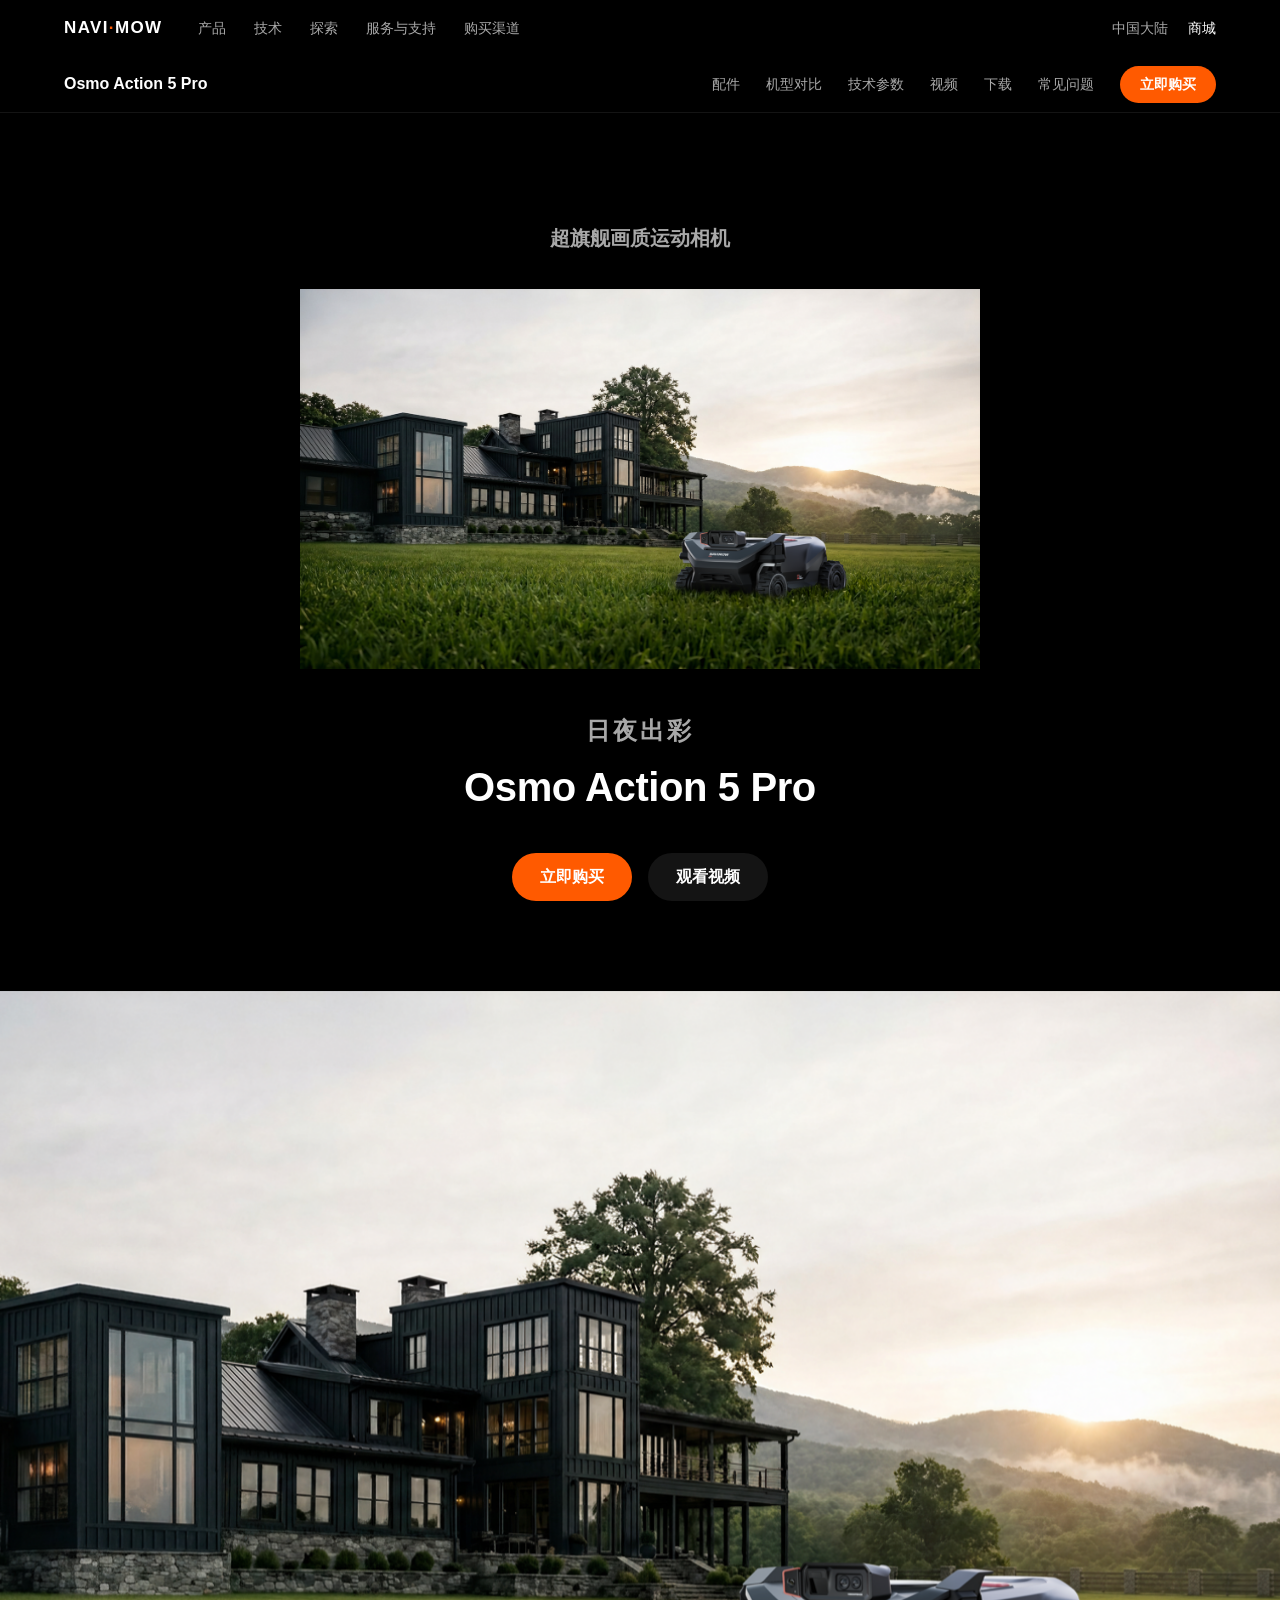
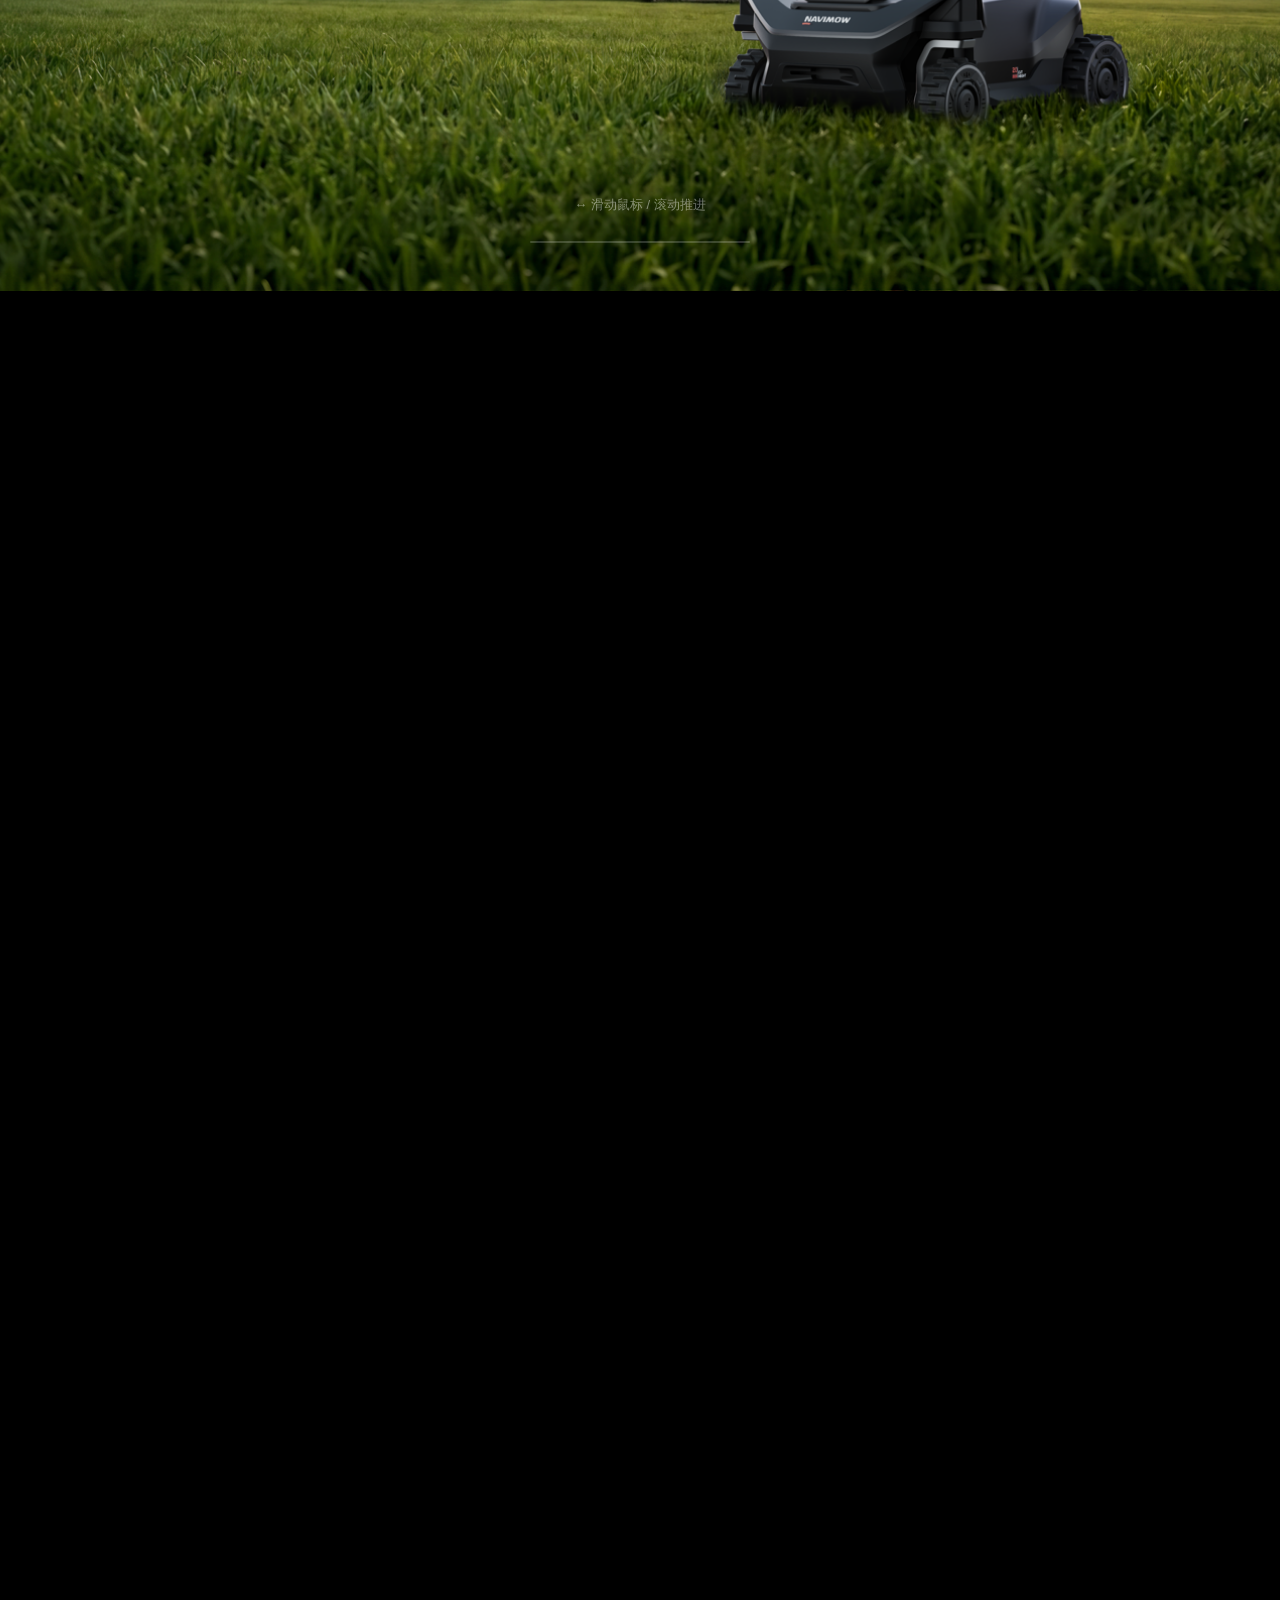
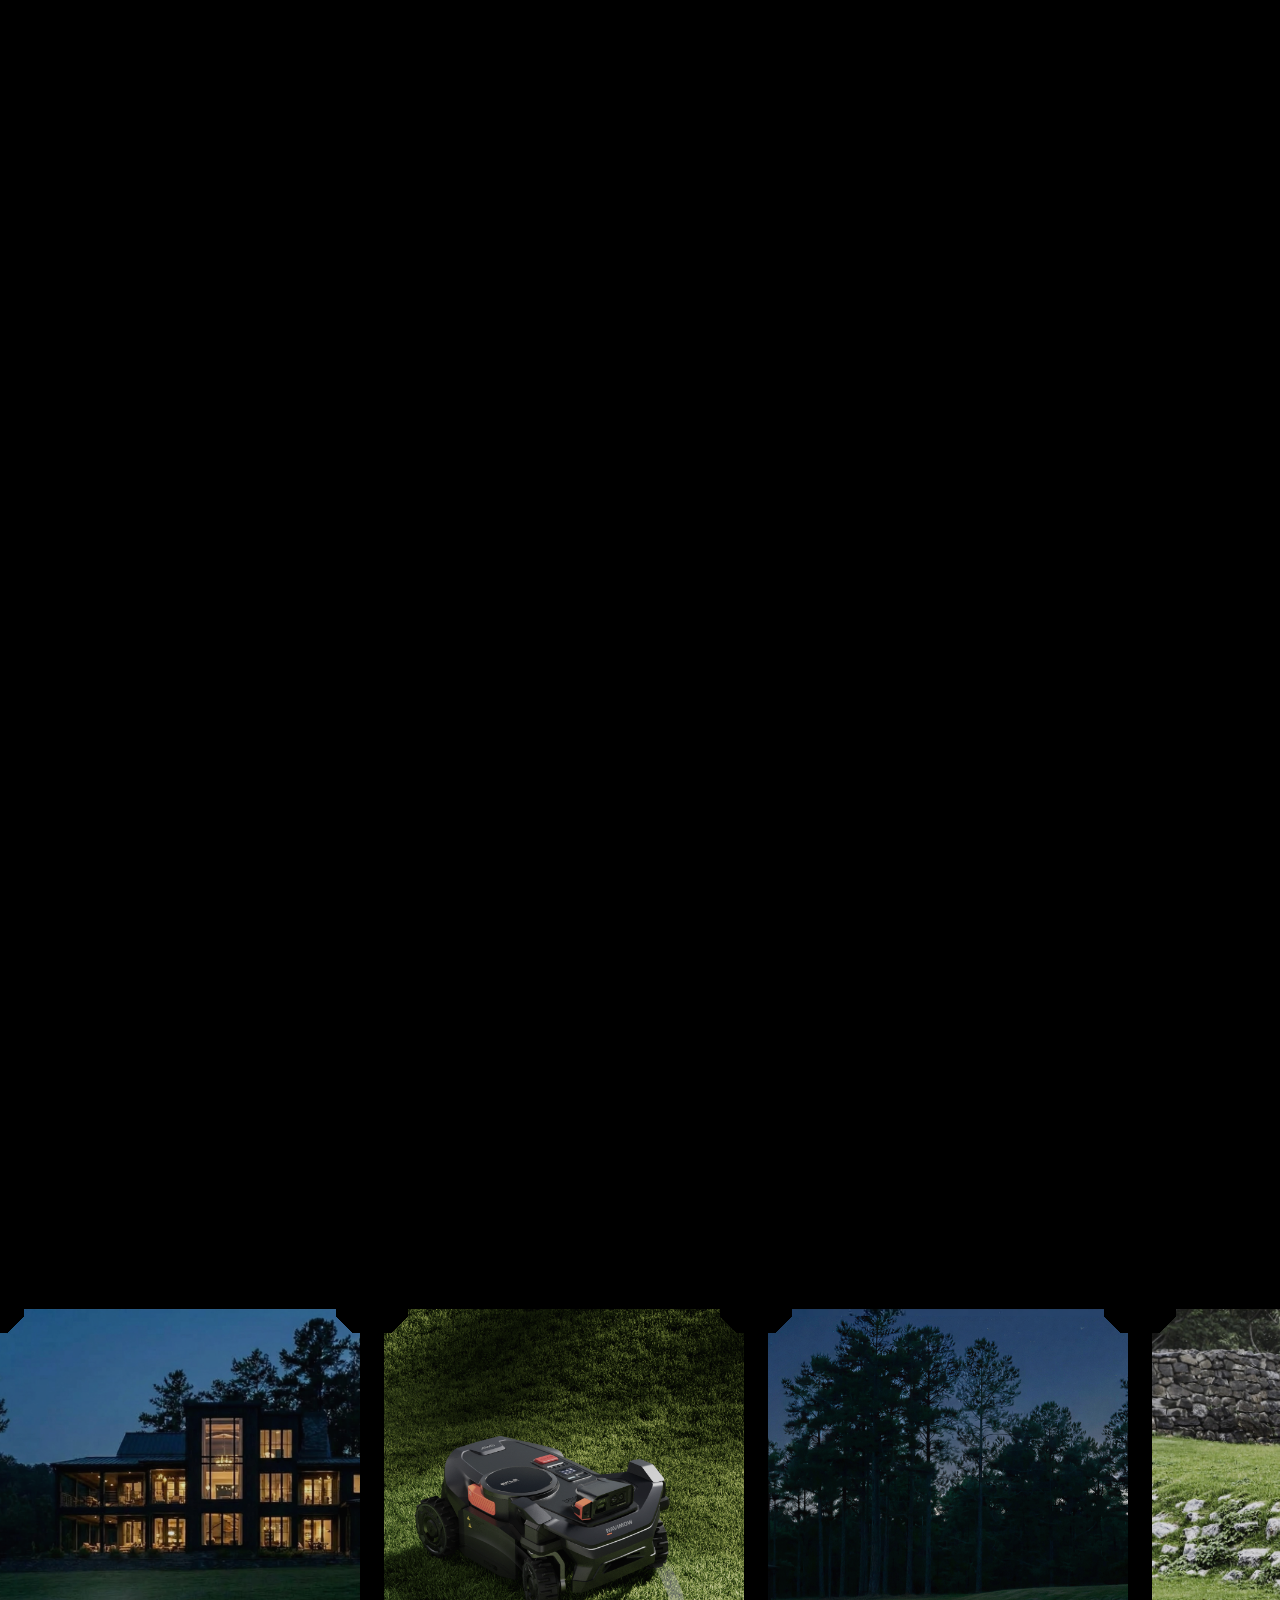
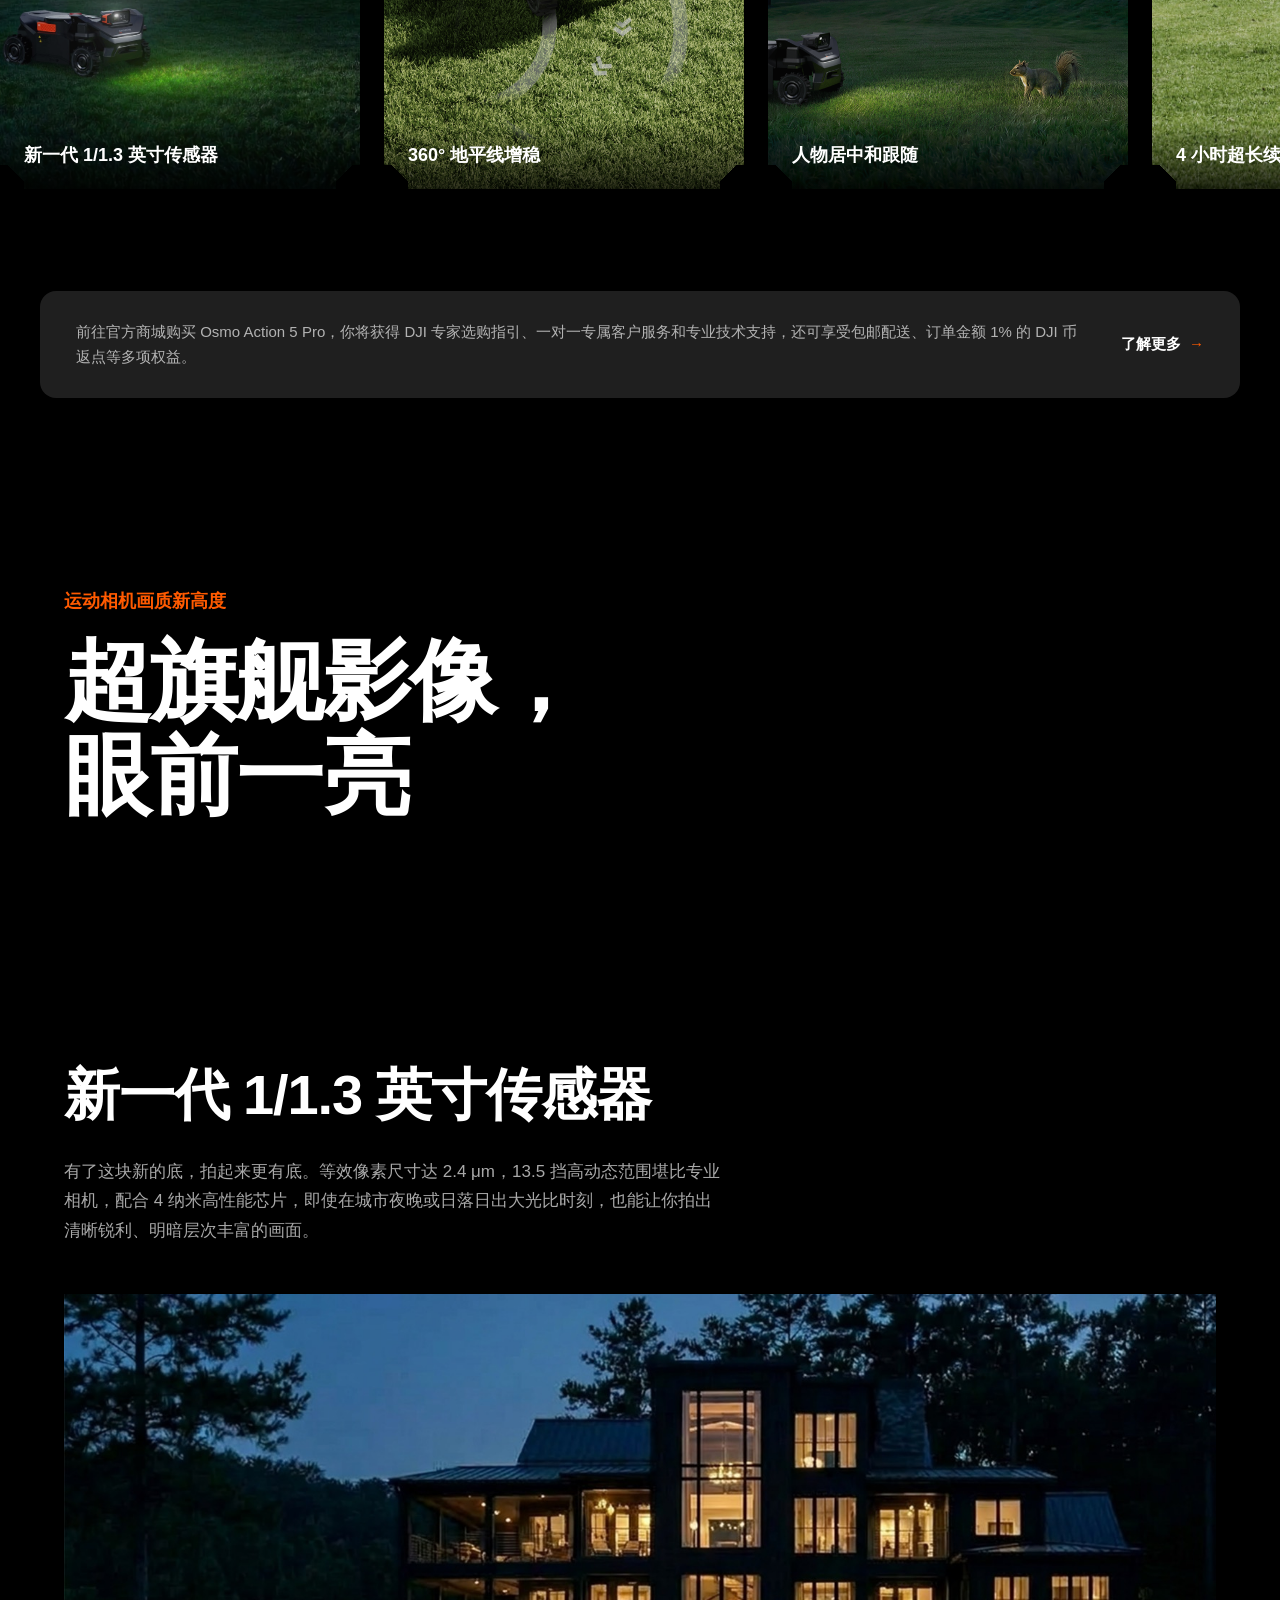
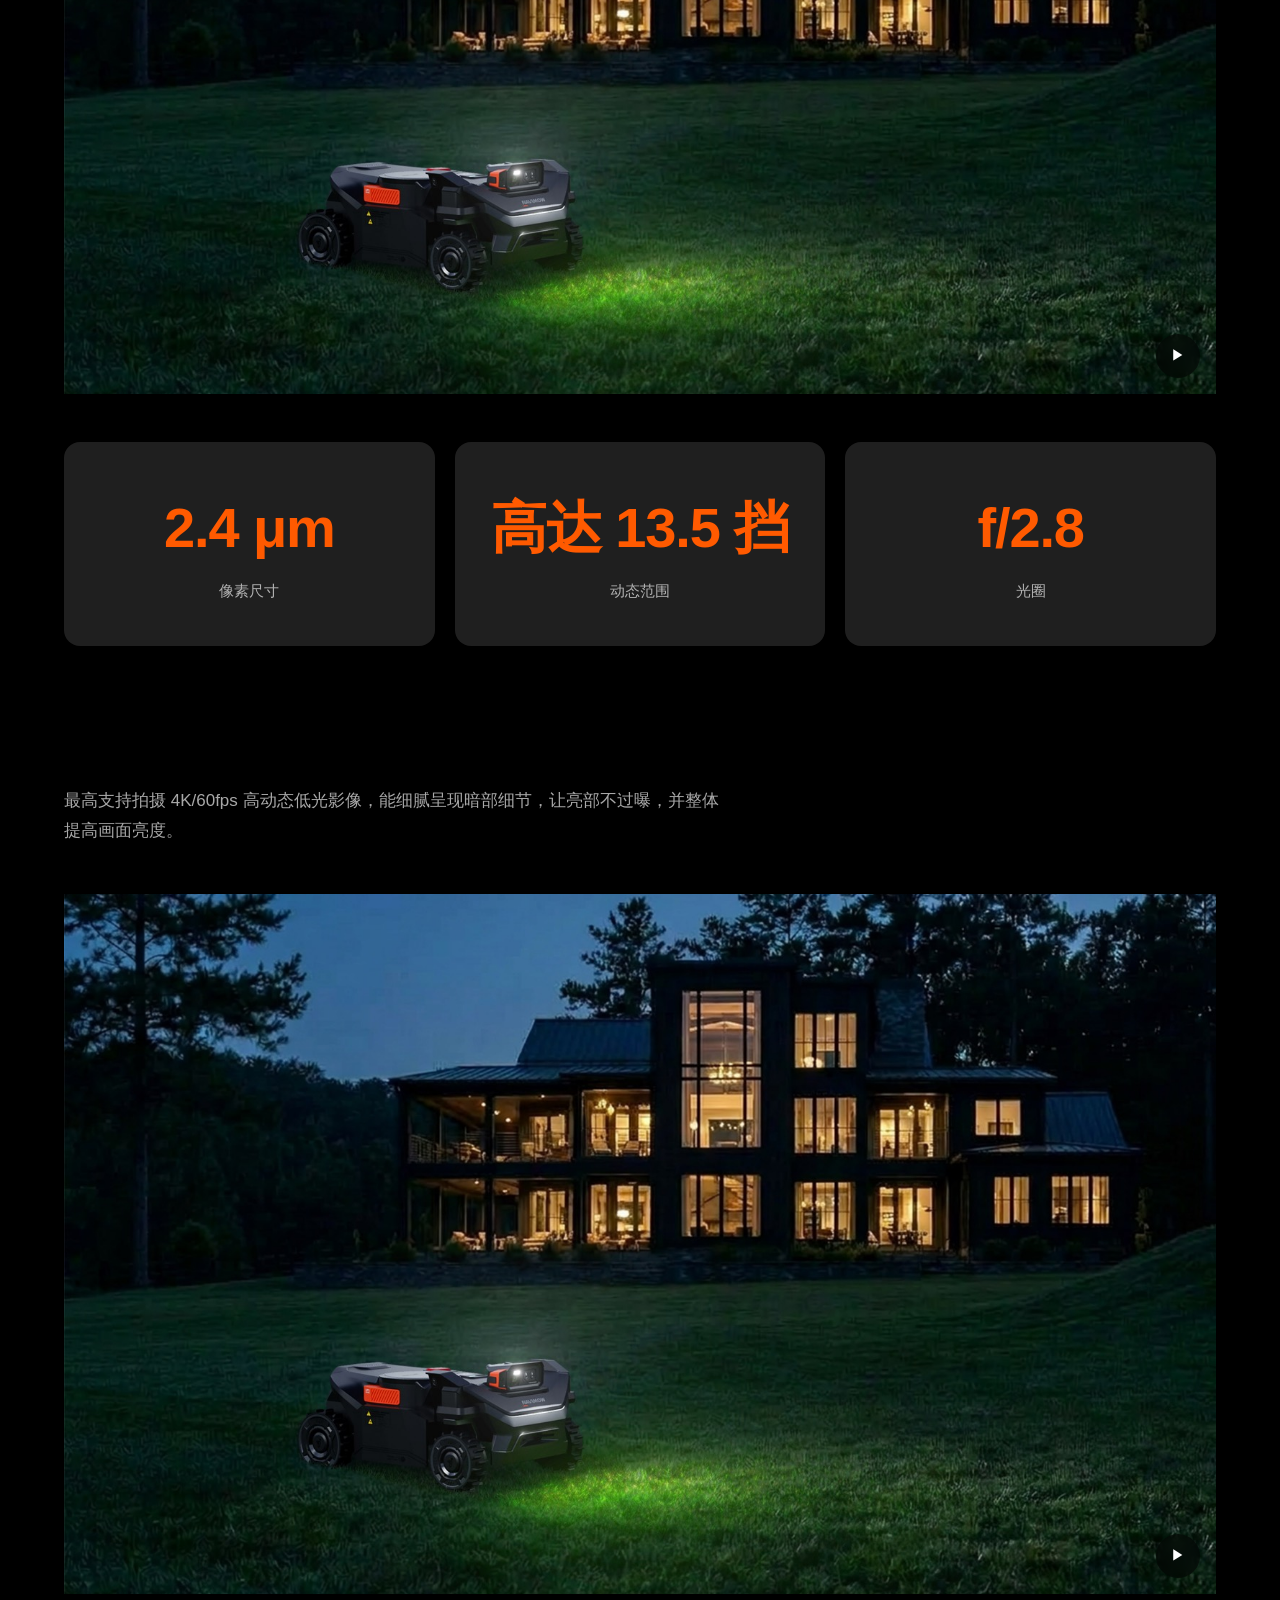
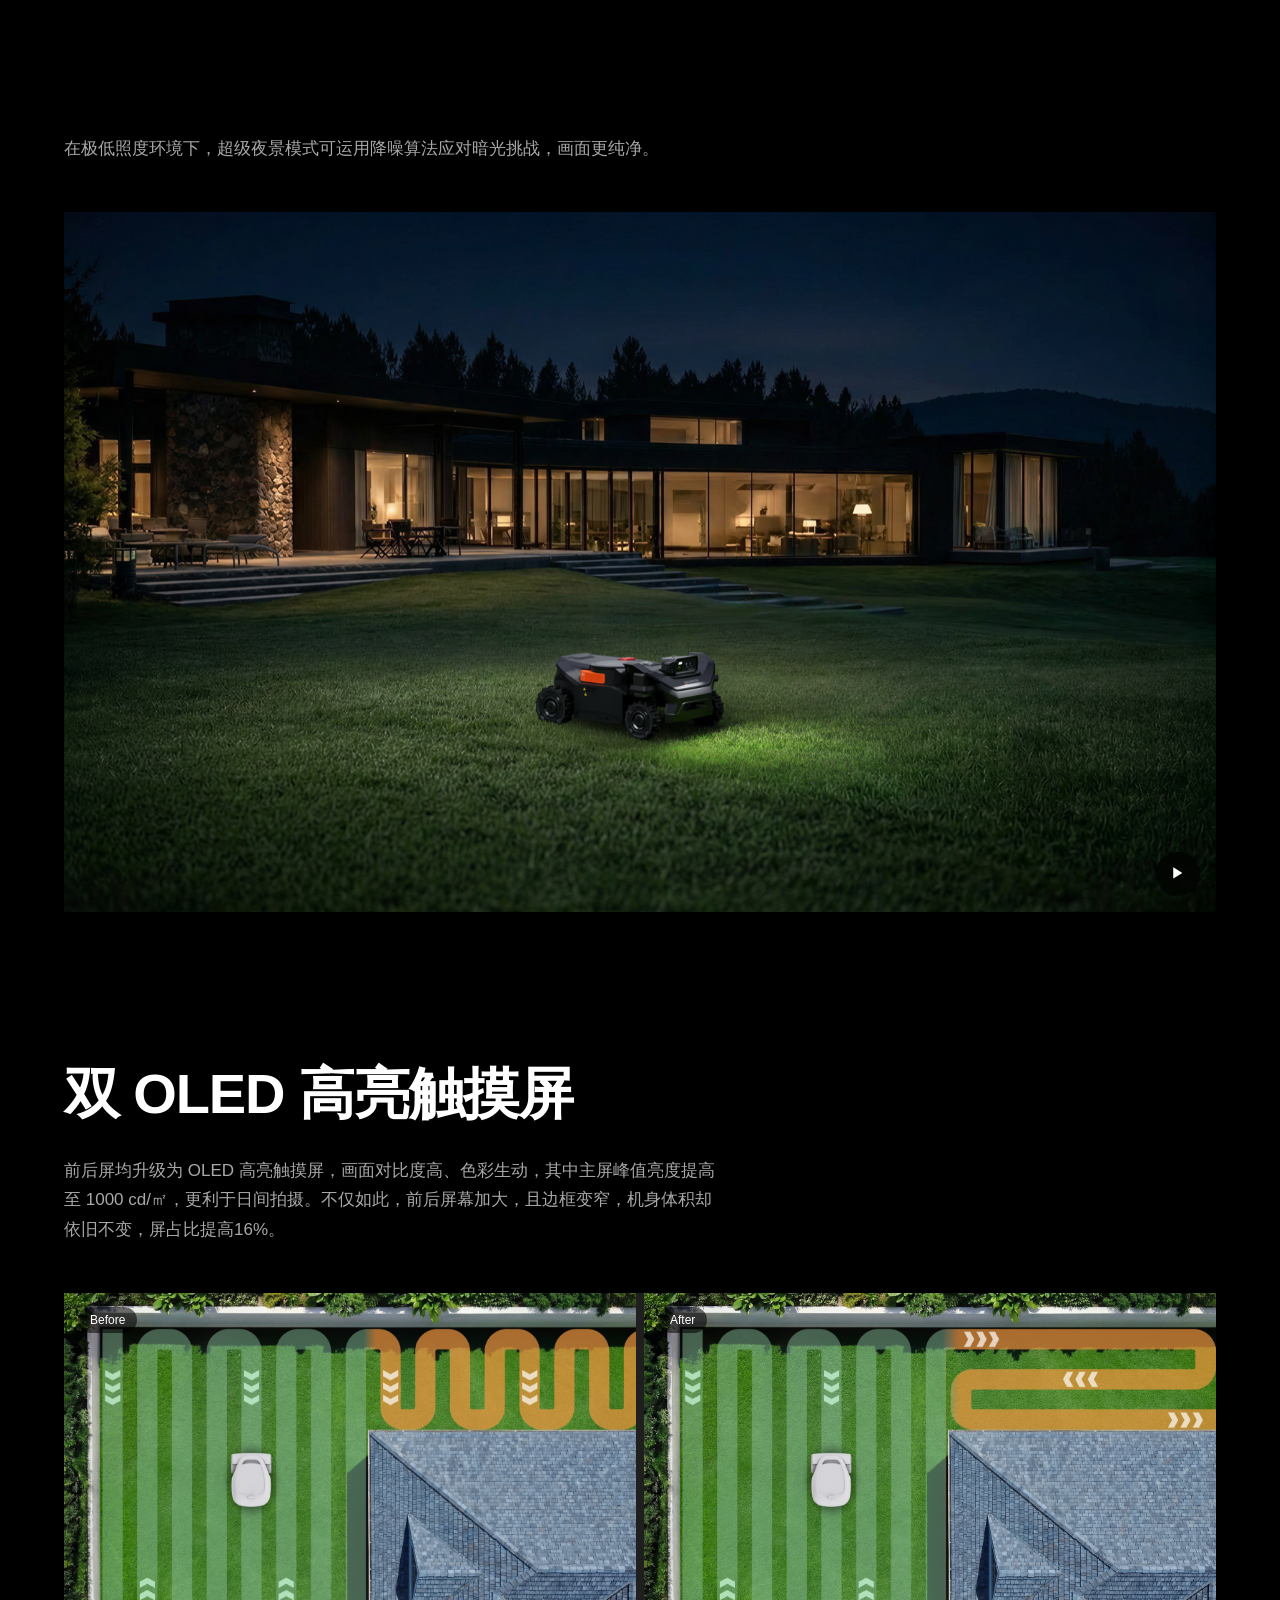
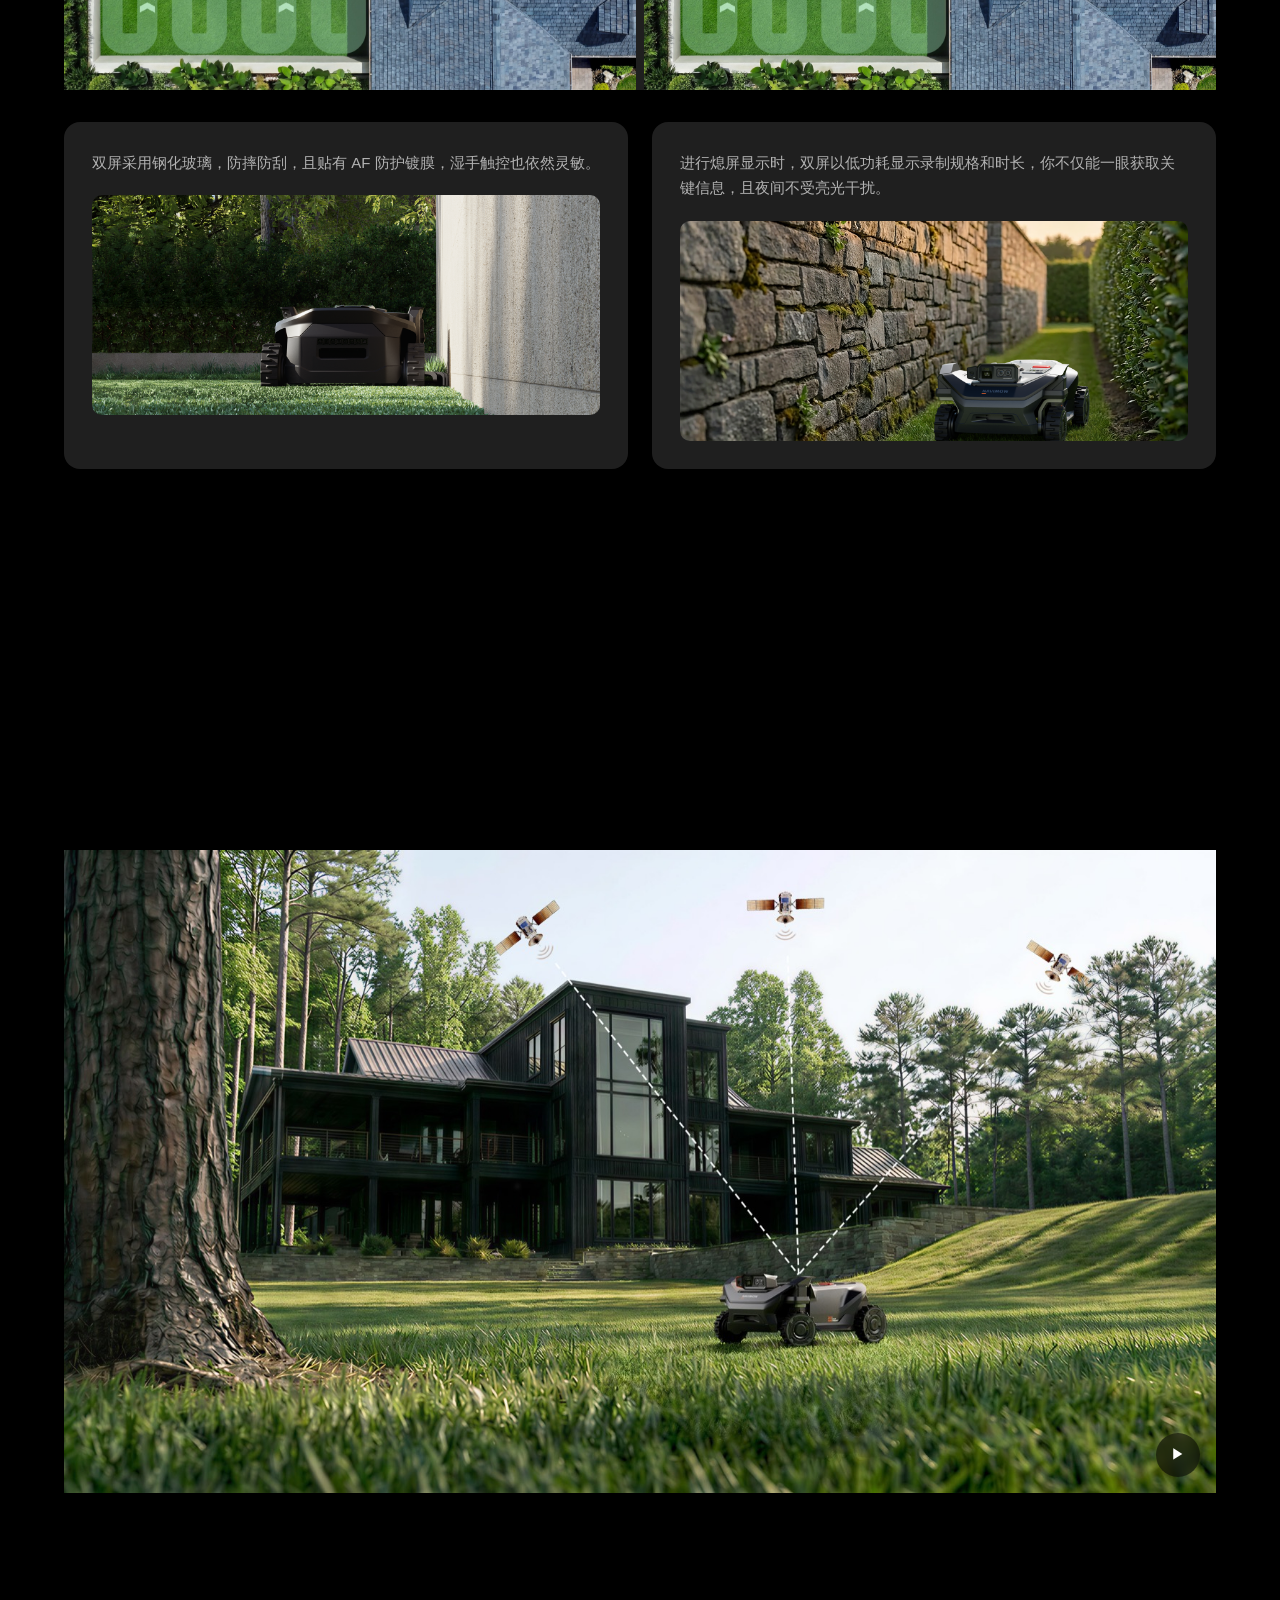
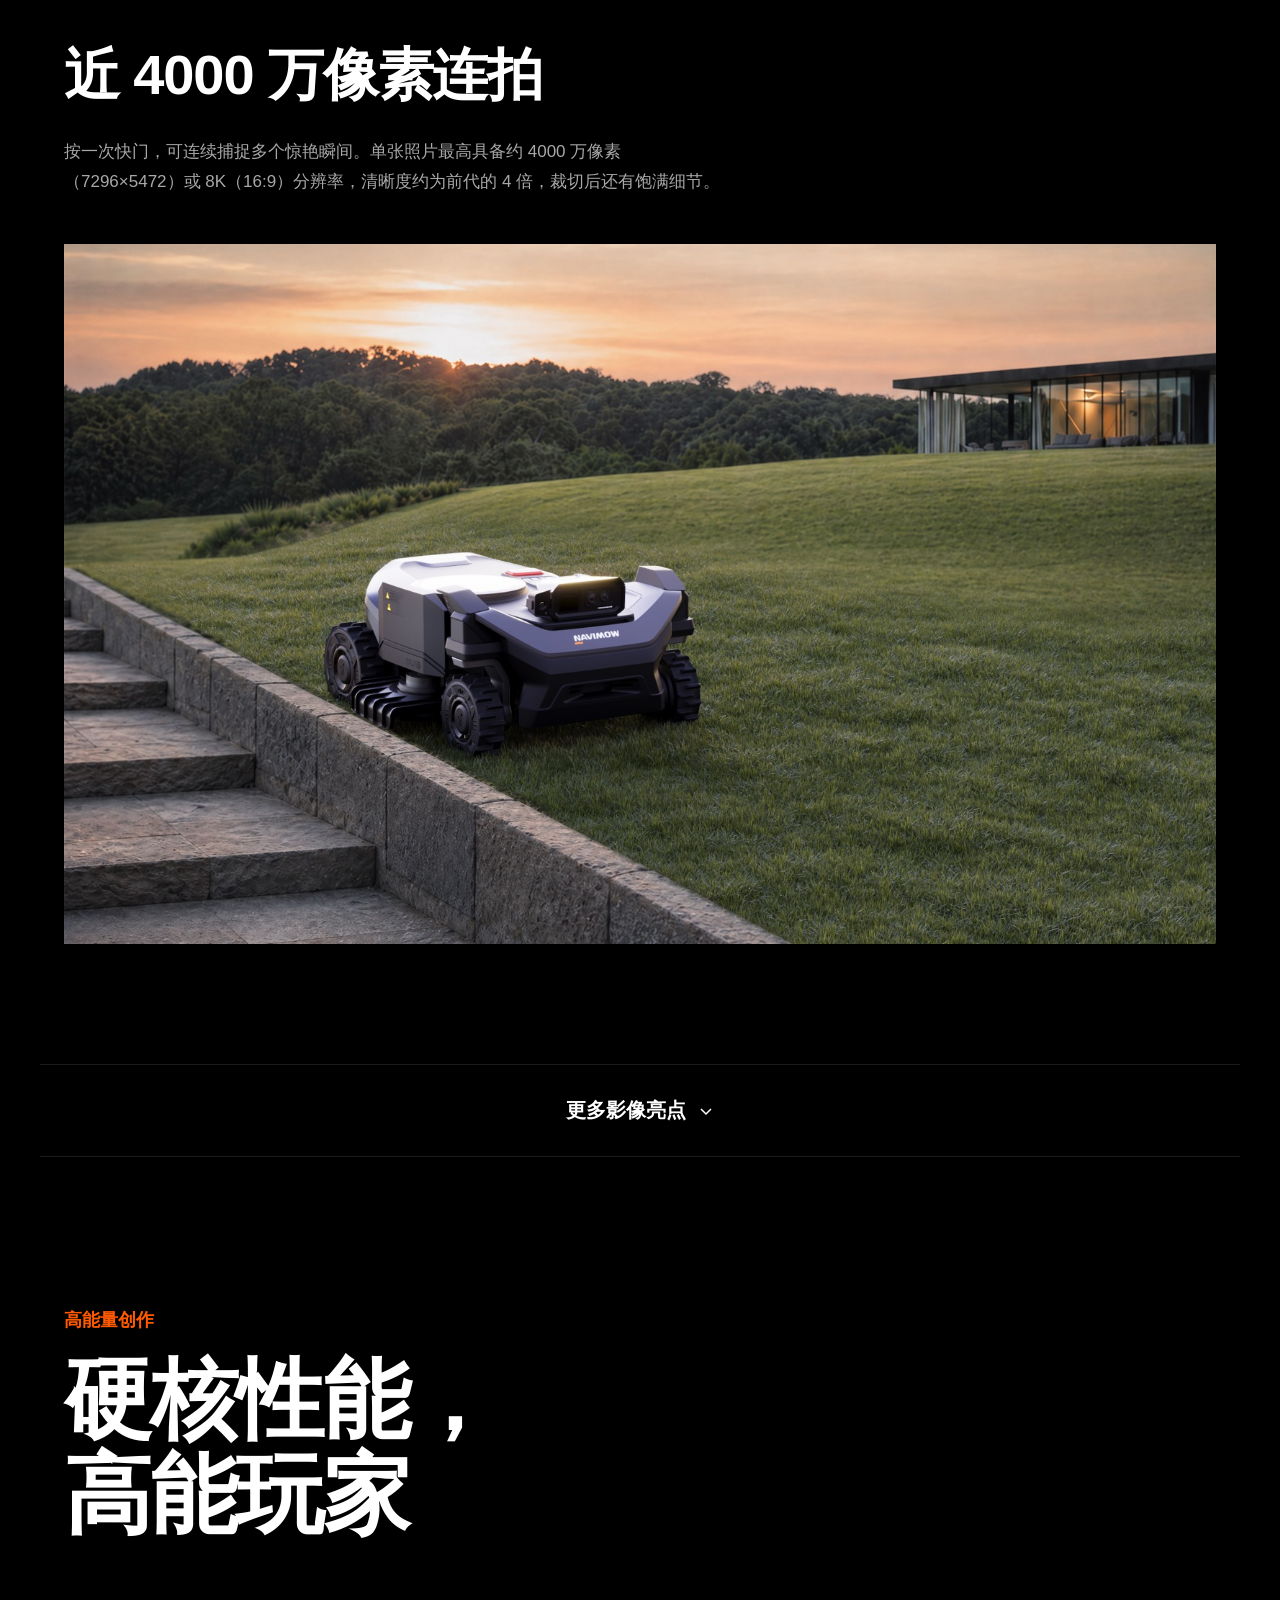
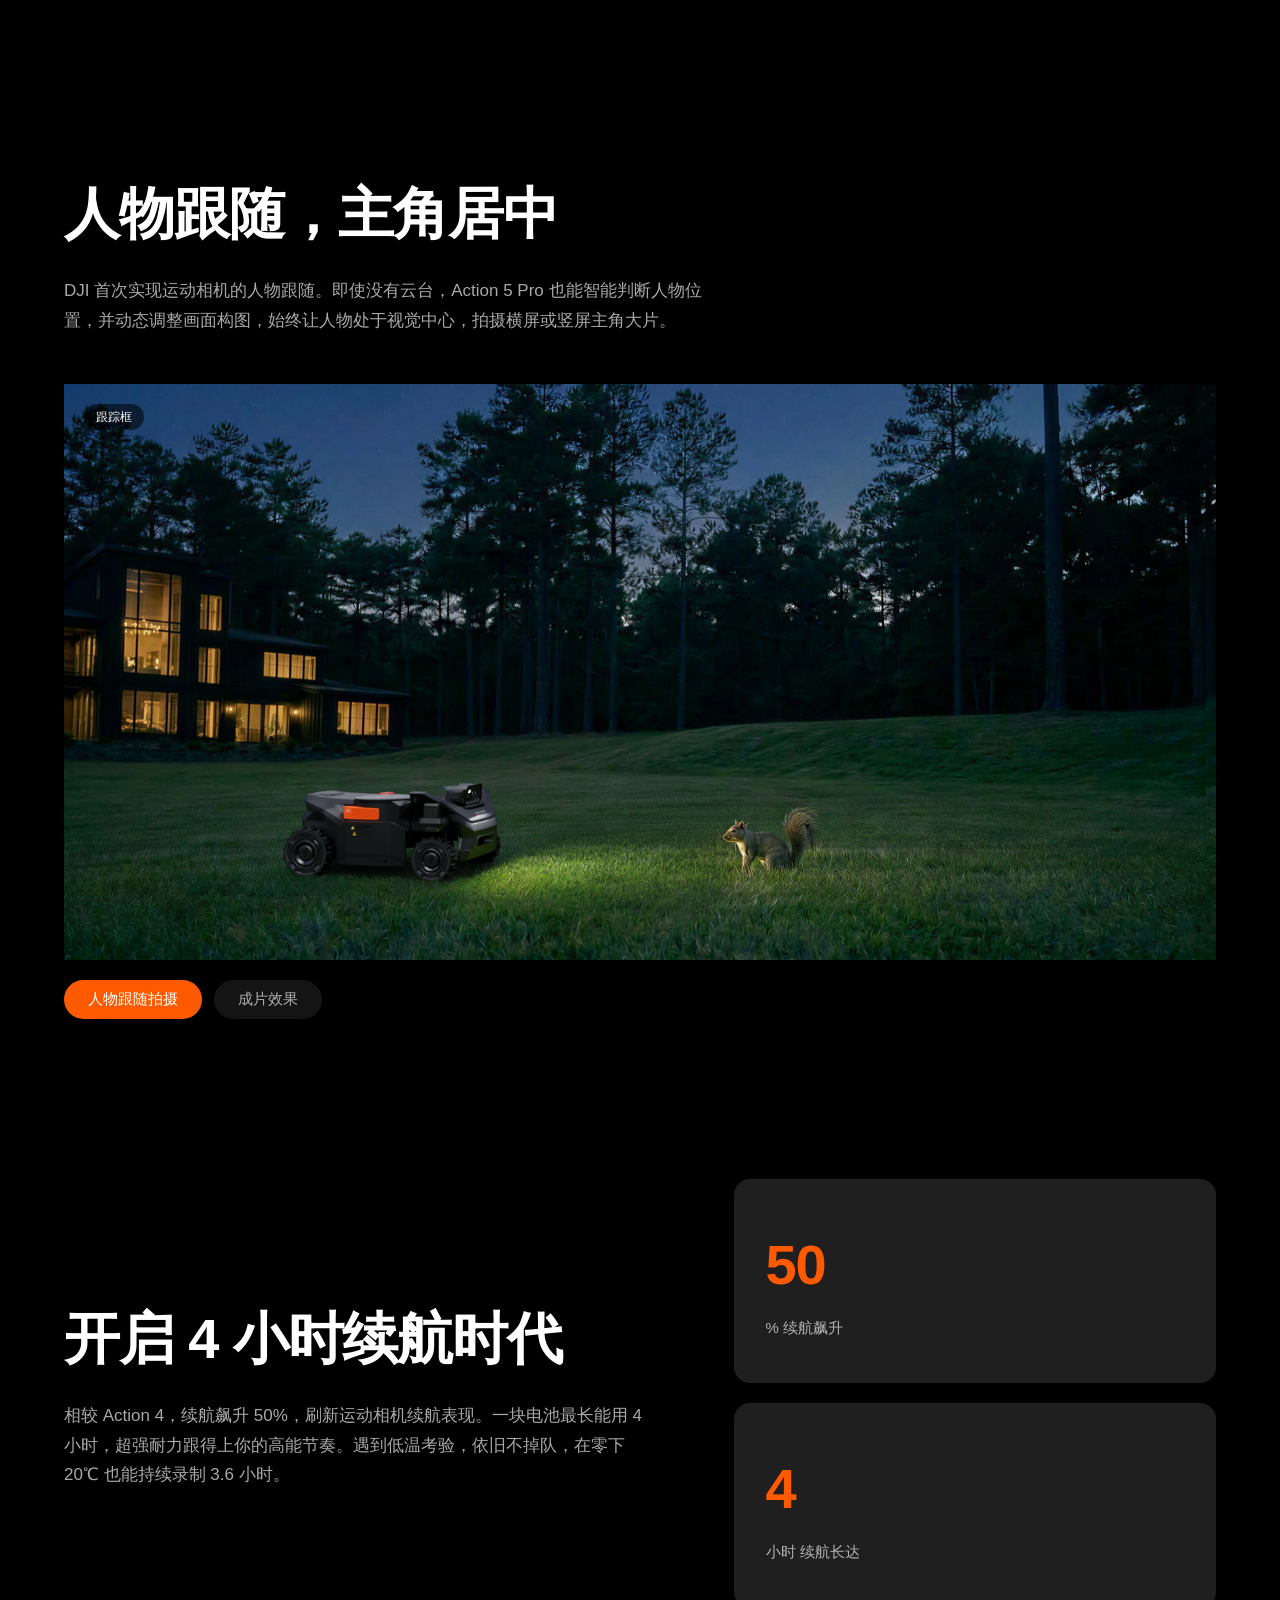
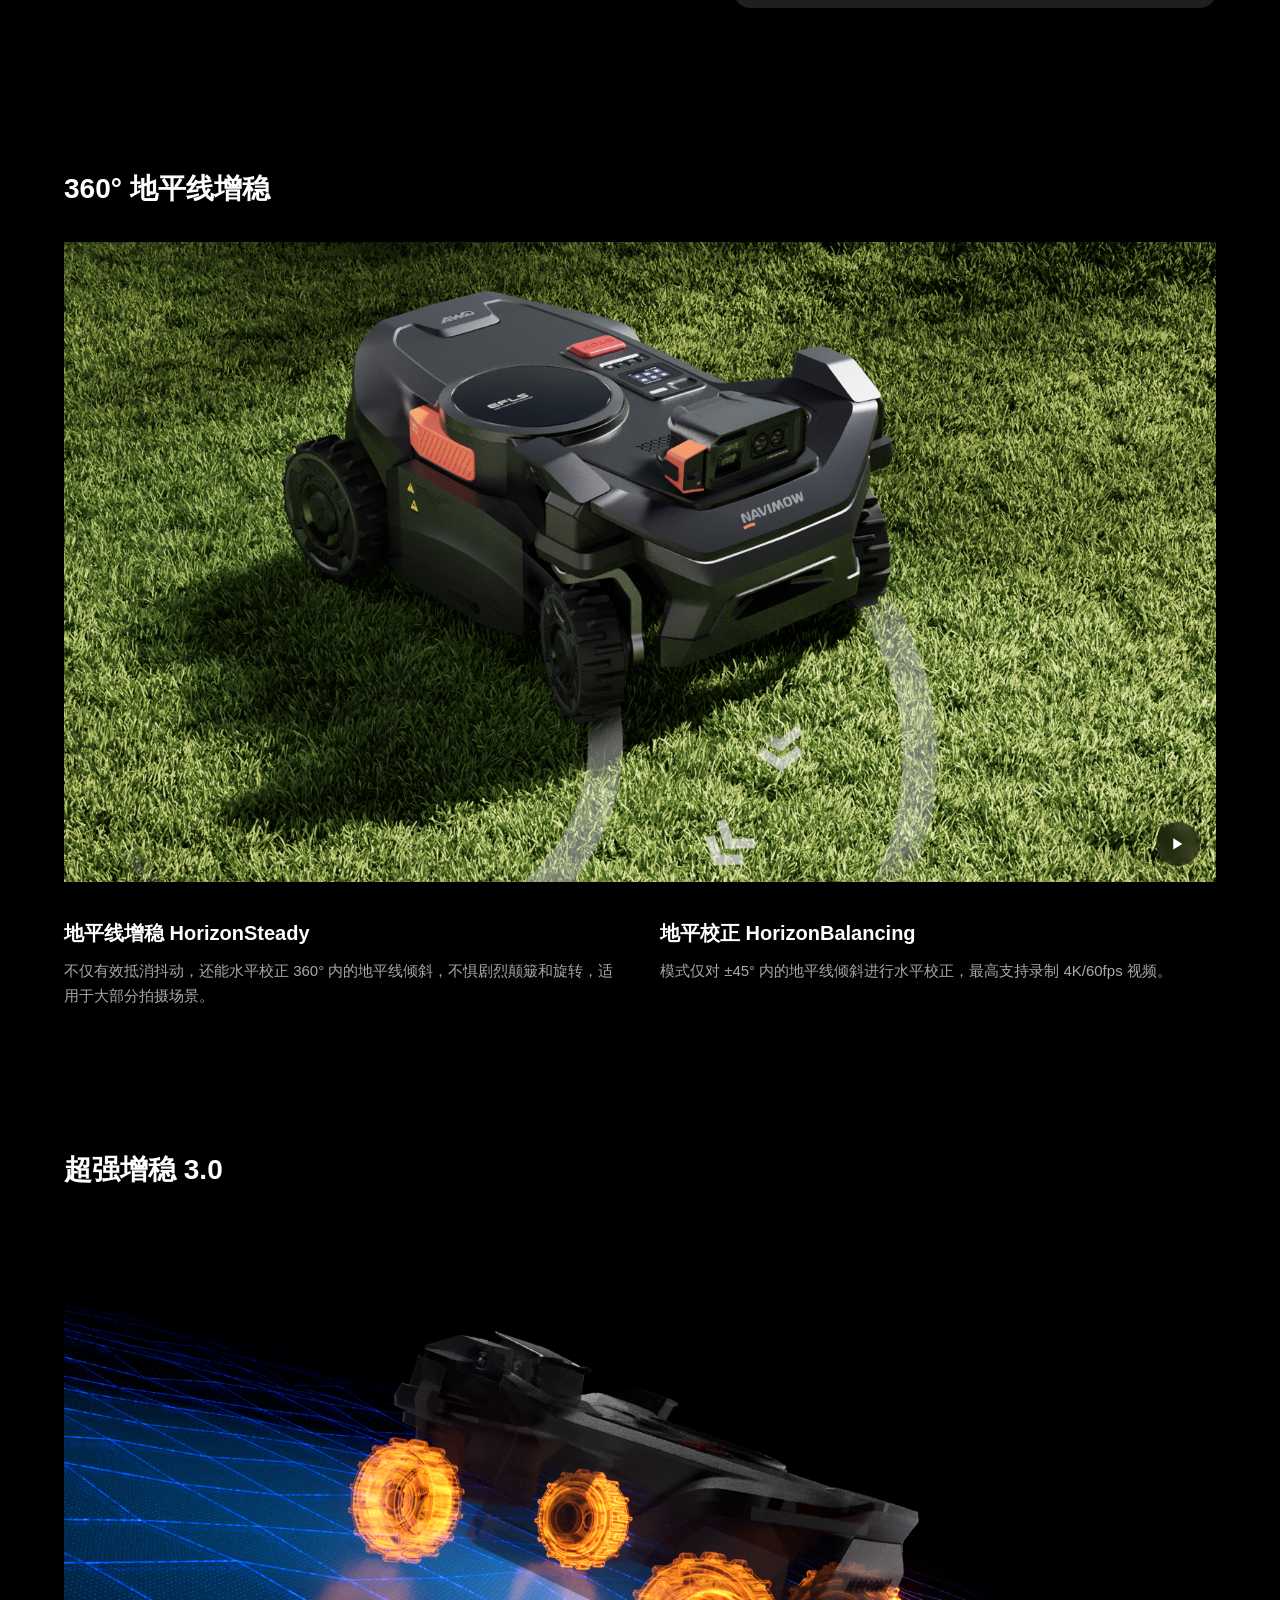
<file: templates/action5pro/index.html>
<!DOCTYPE html>
<html lang="zh-CN">
<head>
<meta charset="UTF-8">
<meta name="viewport" content="width=device-width, initial-scale=1.0">
<title>Osmo Action 5 Pro - 日夜出彩（H5 Pro 主题复刻）</title>
<link rel="stylesheet" href="assets/css/main.css">
</head>
<body>

<!-- ========== 全局导航 ========== -->
<header class="global-nav">
  <div class="gn-inner">
    <a class="gn-logo" href="#">NAVI<span>·</span>MOW</a>
    <nav class="gn-links">
      <a href="#">产品</a><a href="#">技术</a><a href="#">探索</a><a href="#">服务与支持</a><a href="#">购买渠道</a>
    </nav>
    <div class="gn-right">
      <span class="gn-region">中国大陆</span>
      <a class="gn-store" href="#">商城</a>
    </div>
  </div>
</header>

<!-- ========== 次级导航（吸顶） ========== -->
<nav class="sub-nav" id="subNav">
  <div class="sn-inner">
    <a class="sn-title" href="#top">Osmo Action 5 Pro</a>
    <div class="sn-tabs">
      <a href="#accessories">配件</a>
      <a href="#compare">机型对比</a>
      <a href="#specs">技术参数</a>
      <a href="#performance">视频</a>
      <a href="#features">下载</a>
      <a href="#footer">常见问题</a>
      <a class="sn-buy" href="#recap">立即购买</a>
    </div>
  </div>
</nav>

<main id="top">

<!-- ========== M2 Hero ========== -->
<section class="hero">
  <div class="wrap">
    <p class="hero-eyebrow reveal">超旗舰画质运动相机</p>
    <img class="hero-img reveal d1" src="assets/img/hero.png" alt="Osmo Action 5 Pro">
    <h3 class="hero-slogan reveal d2">日夜出彩</h3>
    <h1 class="hero-title reveal d2">Osmo Action 5 Pro</h1>
    <div class="hero-cta reveal d3">
      <a class="btn primary" href="#recap">立即购买</a>
      <a class="btn dark" href="#quality">观看视频</a>
    </div>
  </div>
</section>

<!-- ========== M2.5 帧序列场景（DJI textline-scene 同款：滚动/鼠标横滑推进帧，卖点文字随帧逐条出现） ========== -->
<div class="frame-scrub" id="frameScrub">
  <div class="fs-pin">
    <div class="fs-stage" id="fsStage">
      <img class="fs-frame" src="assets/img/hero.png" alt="">
      <img class="fs-frame" src="assets/img/cover-x5.jpg" alt="">
      <img class="fs-frame" src="assets/img/vision-night.jpg" alt="">
      <img class="fs-frame" src="assets/img/vision-ir.png" alt="">
      <img class="fs-frame" src="assets/img/slope.jpg" alt="">
      <img class="fs-frame" src="assets/img/pos-lowlight.png" alt="">
      <img class="fs-frame" src="assets/img/efls.jpg" alt="">
      <img class="fs-frame" src="assets/img/edge-hard.png" alt="">
      <div class="fs-textline" data-at="0.10"><p>新一代 1/1.3 英寸传感器</p></div>
      <div class="fs-textline" data-at="0.24"><p>360° 地平线增稳</p></div>
      <div class="fs-textline" data-at="0.38"><p>人物居中和跟随</p></div>
      <div class="fs-textline" data-at="0.52"><p>4 小时超长续航</p></div>
      <div class="fs-textline" data-at="0.66"><p>双 OLED 高亮触摸屏</p></div>
      <div class="fs-textline" data-at="0.80"><p>双 DJI 麦克风直连</p></div>
      <div class="fs-hint">↔ 滑动鼠标 / 滚动推进</div>
      <div class="fs-progress"><i id="fsBar"></i></div>
    </div>
  </div>
</div>

<!-- ========== M3 卖点倒角卡片横向轮播 ========== -->
<section class="spot-cards" aria-label="核心卖点">
  <div class="sc-rail" id="scRail">
    <a class="sc-card" href="#quality"><img src="assets/img/vision-night.jpg" alt=""><span class="sc-chamfer"></span><p>新一代 1/1.3 英寸传感器</p></a>
    <a class="sc-card" href="#performance"><img src="assets/img/xero-turn.png" alt=""><span class="sc-chamfer"></span><p>360° 地平线增稳</p></a>
    <a class="sc-card" href="#performance"><img src="assets/img/vision-squirrel.png" alt=""><span class="sc-chamfer"></span><p>人物居中和跟随</p></a>
    <a class="sc-card" href="#performance"><img src="assets/img/slope.jpg" alt=""><span class="sc-chamfer"></span><p>4 小时超长续航</p></a>
    <a class="sc-card" href="#quality"><img src="assets/img/pos-lowlight.png" alt=""><span class="sc-chamfer"></span><p>双 OLED 高亮触摸屏</p></a>
    <a class="sc-card" href="#features"><img src="assets/img/vision-pipe.jpg" alt=""><span class="sc-chamfer"></span><p>双 DJI 麦克风直连</p></a>
  </div>
</section>

<!-- ========== M3.5 商城权益条（DJI 2638-3050px 处同款） ========== -->
<section class="store-bar">
  <div class="wrap sb-inner reveal">
    <p>前往官方商城购买 Osmo Action 5 Pro，你将获得 DJI 专家选购指引、一对一专属客户服务和专业技术支持，还可享受包邮配送、订单金额 1% 的 DJI 币返点等多项权益。</p>
    <a class="sb-link" href="#recap">了解更多 <span>→</span></a>
  </div>
</section>

<!-- ========== M4 章节一：画质（DJI 版式：小 eyebrow + 88px 超大标题） ========== -->
<section class="chapter" id="quality">
  <div class="ch-banner wrap">
    <p class="ch-eyebrow reveal">运动相机画质新高度</p>
    <h2 class="ch-title reveal d1">超旗舰影像，<br>眼前一亮</h2>
  </div>

  <!-- 传感器：标题 56px 文案在上 + 全宽媒体在下（间距节奏对齐原页 ≈1900px/块） -->
  <div class="wrap feature-block vertical">
    <div class="fb-head">
      <h3 class="reveal">新一代 1/1.3 英寸传感器</h3>
      <p class="reveal d1">有了这块新的底，拍起来更有底。等效像素尺寸达 2.4 μm，13.5 挡高动态范围堪比专业相机，配合 4 纳米高性能芯片，即使在城市夜晚或日落日出大光比时刻，也能让你拍出清晰锐利、明暗层次丰富的画面。</p>
    </div>
    <div class="fb-media full reveal d2">
      <img src="assets/img/vision-night.jpg" alt="夜景画面">
      <span class="play-badge">▶</span>
    </div>
  </div>

  <div class="wrap data-cards">
    <div class="dc reveal"><strong>2.4 μm</strong><span>像素尺寸</span></div>
    <div class="dc reveal d1"><strong>高达 13.5 挡</strong><span>动态范围</span></div>
    <div class="dc reveal d2"><strong>f/2.8</strong><span>光圈</span></div>
  </div>

  <div class="wrap feature-block vertical">
    <div class="fb-head">
      <p class="reveal">最高支持拍摄 4K/60fps 高动态低光影像，能细腻呈现暗部细节，让亮部不过曝，并整体提高画面亮度。</p>
    </div>
    <div class="fb-media full reveal d1">
      <img src="assets/img/vision-night.jpg" alt="4K 低光影像">
      <span class="play-badge">▶</span>
    </div>
  </div>

  <div class="wrap feature-block vertical">
    <div class="fb-head">
      <p class="reveal">在极低照度环境下，超级夜景模式可运用降噪算法应对暗光挑战，画面更纯净。</p>
    </div>
    <div class="fb-media full reveal d1">
      <img src="assets/img/pos-lowlight.png" alt="超级夜景">
      <span class="play-badge">▶</span>
    </div>
  </div>

  <div class="wrap feature-block vertical">
    <div class="fb-head">
      <h3 class="reveal">双 OLED 高亮触摸屏</h3>
      <p class="reveal d1">前后屏均升级为 OLED 高亮触摸屏，画面对比度高、色彩生动，其中主屏峰值亮度提高至 1000 cd/㎡，更利于日间拍摄。不仅如此，前后屏幕加大，且边框变窄，机身体积却依旧不变，屏占比提高16%。</p>
    </div>
    <div class="fb-media full compare reveal d2">
      <figure><img src="assets/img/before.jpg" alt="Before"><figcaption>Before</figcaption></figure>
      <figure><img src="assets/img/after.jpg" alt="After"><figcaption>After</figcaption></figure>
    </div>
    <div class="fb-split">
      <div class="fbs reveal">
        <p>双屏采用钢化玻璃，防摔防刮，且贴有 AF 防护镀膜，湿手触控也依然灵敏。</p>
        <div class="fbs-media"><img src="assets/img/edge-hard.png" alt=""></div>
      </div>
      <div class="fbs reveal d1">
        <p>进行熄屏显示时，双屏以低功耗显示录制规格和时长，你不仅能一眼获取关键信息，且夜间不受亮光干扰。</p>
        <div class="fbs-media"><img src="assets/img/pos-narrow.png" alt=""></div>
      </div>
    </div>
  </div>

  <div class="wrap feature-block vertical">
    <div class="fb-head">
      <h3 class="reveal">10-bit D-Log M 色彩还原预览</h3>
      <p class="reveal d1">10-bit D-Log M 和 10-bit HLG 模式均能更充分地记录高光和低光细节，且捕捉的色彩超 10 亿种，成片更经得起后期打磨。与此同时，Action 5 Pro 前后触摸屏可还原 D-Log M 灰片色彩，你能精准把控色彩和亮度，保障原片质量。</p>
    </div>
    <div class="fb-media full reveal d2">
      <img src="assets/img/efls.jpg" alt="色彩还原">
      <span class="play-badge">▶</span>
    </div>
  </div>

  <div class="wrap feature-block vertical">
    <div class="fb-head">
      <h3 class="reveal">近 4000 万像素连拍</h3>
      <p class="reveal d1">按一次快门，可连续捕捉多个惊艳瞬间。单张照片最高具备约 4000 万像素（7296×5472）或 8K（16:9）分辨率，清晰度约为前代的 4 倍，裁切后还有饱满细节。</p>
    </div>
    <div class="fb-media full reveal d2">
      <img src="assets/img/cut-edge.jpg" alt="高清样张">
    </div>
  </div>

  <!-- 更多影像亮点（折叠展开，DJI 7933px 处同款） -->
  <div class="wrap more-highlights">
    <button class="mh-toggle reveal" id="mhToggle">
      <span>更多影像亮点</span>
      <svg width="16" height="16" viewBox="0 0 16 16"><path d="M3 6l5 5 5-5" stroke="currentColor" stroke-width="1.5" fill="none"/></svg>
    </button>
    <div class="mh-body" id="mhBody">
      <div class="mh-grid">
        <div class="mh-item reveal"><h4>色温传感器</h4><p>实时感知环境色温，成片色彩更真实。</p></div>
        <div class="mh-item reveal d1"><h4>47GB 内置存储</h4><p>码率进一步优化，文件体积变小。</p></div>
        <div class="mh-item reveal d2"><h4>4 纳米高性能芯片</h4><p>算力升级，画质算法全面进化。</p></div>
        <div class="mh-item reveal d3"><h4>Wi-Fi 6.0 &amp; USB 3.0</h4><p>无线传输最高 80MB/s。</p></div>
      </div>
    </div>
  </div>
</section>

<!-- ========== M5 章节二：性能 ========== -->
<section class="chapter" id="performance">
  <div class="ch-banner wrap">
    <p class="ch-eyebrow reveal">高能量创作</p>
    <h2 class="ch-title reveal d1">硬核性能，<br>高能玩家</h2>
  </div>

  <!-- 人物跟随：双媒体 Tab 真切换 -->
  <div class="wrap feature-block vertical">
    <div class="fb-head">
      <h3 class="reveal">人物跟随，主角居中</h3>
      <p class="reveal d1">DJI 首次实现运动相机的人物跟随。即使没有云台，Action 5 Pro 也能智能判断人物位置，并动态调整画面构图，始终让人物处于视觉中心，拍摄横屏或竖屏主角大片。</p>
    </div>
    <div class="track-media reveal d2">
      <div class="tm-panels">
        <div class="tm-panel on" id="tm-0"><img src="assets/img/vision-squirrel.png" alt="人物跟随拍摄"><span class="tm-tag">跟踪框</span></div>
        <div class="tm-panel" id="tm-1"><img src="assets/img/pos-open.png" alt="成片效果"><span class="tm-tag">成片</span></div>
      </div>
      <div class="tm-tabs" id="tmTabs">
        <button class="on" data-t="0">人物跟随拍摄</button>
        <button data-t="1">成片效果</button>
      </div>
    </div>
  </div>

  <!-- 续航：数字强调 -->
  <div class="wrap battery">
    <div class="bat-text">
      <h3 class="reveal">开启 4 小时续航时代</h3>
      <p class="reveal d1">相较 Action 4，续航飙升 50%，刷新运动相机续航表现。一块电池最长能用 4 小时，超强耐力跟得上你的高能节奏。遇到低温考验，依旧不掉队，在零下 20℃ 也能持续录制 3.6 小时。</p>
    </div>
    <div class="bat-cards">
      <div class="dc reveal"><strong data-count="50">0</strong><span>% 续航飙升</span></div>
      <div class="dc reveal d1"><strong data-count="4">0</strong><span>小时 续航长达</span></div>
    </div>
  </div>

  <!-- 多模式增稳：DJI 真实版式 = 两块纵向堆叠（非 Tab） -->
  <div class="wrap stab-stack">
    <div class="stb reveal">
      <h4>360° 地平线增稳</h4>
      <div class="stb-media"><img src="assets/img/xero-turn.png" alt="地平线增稳"><span class="play-badge">▶</span></div>
      <div class="stb-cols">
        <div><h5>地平线增稳 HorizonSteady</h5><p>不仅有效抵消抖动，还能水平校正 360° 内的地平线倾斜，不惧剧烈颠簸和旋转，适用于大部分拍摄场景。</p></div>
        <div><h5>地平校正 HorizonBalancing</h5><p>模式仅对 ±45° 内的地平线倾斜进行水平校正，最高支持录制 4K/60fps 视频。</p></div>
      </div>
    </div>
    <div class="stb reveal">
      <h4>超强增稳 3.0</h4>
      <div class="stb-media"><img src="assets/img/drive-4wd.png" alt="超强增稳"><span class="play-badge">▶</span></div>
      <p class="stb-single">在有效抑制抖动的基础上，保留更多运动冲击感，画面更具第一人称视角的沉浸观感，最高支持录制 4K/120fps 视频。</p>
    </div>
  </div>
</section>

<!-- ========== M6 章节三：场景（DJI 真实版式：章节头 64px + 2×2 场景大卡网格） ========== -->
<section class="chapter scene2" id="scene">
  <div class="ch-banner wrap">
    <p class="ch-eyebrow reveal">驾驭大小场面</p>
    <h2 class="ch-title reveal d1">灵机一动，<br>全场景创作</h2>
  </div>
  <div class="wrap scene-grid">
    <button class="sg-card reveal" data-s="0">
      <img src="assets/img/pos-under.png" alt=""><span class="sc-chamfer"></span><span class="sg-label">潜水和游泳</span>
    </button>
    <button class="sg-card reveal d1" data-s="1">
      <img src="assets/img/pos-open.png" alt=""><span class="sc-chamfer"></span><span class="sg-label">骑行</span>
    </button>
    <button class="sg-card reveal d2" data-s="2">
      <img src="assets/img/slope.jpg" alt=""><span class="sc-chamfer"></span><span class="sg-label">滑雪</span>
    </button>
    <button class="sg-card reveal d3" data-s="3">
      <img src="assets/img/pos-narrow.png" alt=""><span class="sc-chamfer"></span><span class="sg-label">旅行和生活</span>
    </button>
  </div>
  <div class="wrap scene-details" id="sceneDetails">
    <div class="sd-panel on" id="sd-0">
      <div class="sd-media reveal"><img src="assets/img/pos-under.png" alt=""><span class="play-badge">▶</span></div>
      <div class="sd-cols">
        <div class="reveal"><h4>内置专业水压计，智能拍摄</h4><p>潜水或游泳时，可实时查看当前水深，下水自动开机并开启水下增稳，出水自动提示排水。</p></div>
        <div class="reveal d1"><h4>水下色彩还原</h4><p> underwater 专用色彩算法，还原海洋本来的蓝。</p></div>
      </div>
    </div>
    <div class="sd-panel" id="sd-1">
      <div class="sd-media"><img src="assets/img/pos-open.png" alt=""><span class="play-badge">▶</span></div>
      <div class="sd-cols">
        <div><h4>OsmoAudio™ 连接生态，专业收音</h4><p>双 DJI 麦克风直连，立体声收音、降风噪。</p></div>
        <div><h4>多模式增稳</h4><p>颠簸路段画面依旧稳定顺滑。</p></div>
      </div>
    </div>
    <div class="sd-panel" id="sd-2">
      <div class="sd-media"><img src="assets/img/slope.jpg" alt=""><span class="play-badge">▶</span></div>
      <div class="sd-cols">
        <div><h4>32 倍超级慢动作</h4><p>相较常规 8 倍慢动作，32 倍慢动作捕捉更多瞬间细节。</p></div>
        <div><h4>耐低温电池</h4><p>零下 20℃ 持续录制 3.6 小时。</p></div>
      </div>
    </div>
    <div class="sd-panel" id="sd-3">
      <div class="sd-media"><img src="assets/img/pos-narrow.png" alt=""><span class="play-badge">▶</span></div>
      <div class="sd-cols">
        <div><h4>多功能充电手柄</h4><p>可为 Action 5 Pro 充电，续航更持久。</p></div>
        <div><h4>内置专业气压计</h4><p>实时感知海拔变化，智能拍摄。</p></div>
      </div>
    </div>
  </div>
</section>

<!-- ========== M7 章节四：实用功能 ========== -->
<section class="chapter" id="features">
  <div class="ch-banner wrap">
    <h2 class="ch-title solo reveal">实用功能，实力高涨</h2>
  </div>

  <div class="wrap feat-tabs">
    <div class="ft-left">
      <div class="ft-tabs" id="ftTabs1">
        <button class="on" data-i="0">47GB 内置存储</button>
        <button data-i="1">高速传输</button>
        <button data-i="2">电池快充</button>
        <button data-i="3">DP 传输</button>
        <button data-i="4">Wi-Fi 直播</button>
        <button data-i="5">时间码</button>
      </div>
      <div class="ft-panels" id="ftPanels1">
        <p class="on">码率进一步优化，文件体积变小。</p>
        <p>Wi-Fi 6.0 &amp; USB 3.0，无线传输最高 80MB/s。</p>
        <p>充电 15 分钟，畅拍 2 小时。</p>
        <p>DP 传输*能协助团队进行多机位直播推流或监看，4K 推流模式下可同时开启 1080p 内录。</p>
        <p>多种画面规格，支持直播录像。</p>
        <p>多机位素材快速对齐。</p>
      </div>
    </div>
    <div class="ft-media reveal"><img src="assets/img/suspension.jpg" alt="功能演示"></div>
  </div>

  <div class="wrap feat-tabs">
    <div class="ft-media reveal"><img src="assets/img/blade-shield.png" alt="功能演示"></div>
    <div class="ft-left">
      <div class="ft-tabs" id="ftTabs2">
        <button class="on" data-i="0">增广镜模式</button>
        <button data-i="1">定时开拍</button>
        <button data-i="2">实况照片</button>
        <button data-i="3">预录制</button>
        <button data-i="4">高光时刻</button>
      </div>
      <div class="ft-panels" id="ftPanels2">
        <p class="on">佩戴增广镜后，Action 5 Pro 的视角可扩展至 182°，超宽广角下的画面极具张力和临场感。</p>
        <p>设定一个拍摄时间后，Action 5 Pro 将准时唤醒并按预设模式开拍，不怕错过关键时刻。</p>
        <p>将 3 秒视频变为动态照片。</p>
        <p>保留正式录制前的精彩片段。</p>
        <p>关键画面一键标定，剪辑加速。</p>
      </div>
    </div>
  </div>

  <div class="wrap feature-block vertical">
    <div class="fb-head">
      <h3 class="reveal">Mimo App，智能拍剪</h3>
      <p class="reveal d1">无线连接 Action 5 Pro 后，可预览拍摄画面、调整参数，且内置丰富的剪辑模板和一键成片功能。此外，Mimo app 具备运动仪表盘、水下色彩还原、消除自拍杆等丰富的运动相机素材编辑功能。</p>
    </div>
    <div class="fb-media full reveal d2"><img src="assets/img/dropmow.jpg" alt="Mimo App"></div>
    <div class="fb-split">
      <div class="fbs reveal">
        <p>后台下载：下载素材时，即使手机切换至其他应用，Mimo app 也可在后台持续下载素材。</p>
        <div class="fbs-media"><img src="assets/img/edge-path.png" alt=""></div>
      </div>
      <div class="fbs reveal d1">
        <p>D-Log M 色彩还原：支持还原 D-Log M 灰片色彩，便于进行更多风格化调整，无需电脑，方便快捷。</p>
        <div class="fbs-media"><img src="assets/img/edge-irregular.jpg" alt=""></div>
      </div>
    </div>
  </div>
</section>

<!-- ========== M8 配件 ========== -->
<section class="chapter accessories" id="accessories">
  <div class="ch-banner wrap">
    <h2 class="ch-title solo reveal">强大配件，<br>得力助手</h2>
  </div>
  <div class="acc-rail" id="accRail">
    <div class="acc-card reveal"><img src="assets/img/edge-maestro.png" alt=""><h5>增广镜套装</h5><p>包含增广镜及其硅胶保护套，视角扩展至 182°。</p><div class="acc-btns"><a class="btn primary sm">立即购买</a><a class="btn dark sm">加入购物车</a></div></div>
    <div class="acc-card reveal d1"><img src="assets/img/edge-hard.png" alt=""><h5>多功能充电手柄</h5><p>续航翻倍，握持更稳，一柄多用。</p><div class="acc-btns"><a class="btn primary sm">立即购买</a><a class="btn dark sm">加入购物车</a></div></div>
    <div class="acc-card reveal d2"><img src="assets/img/edge-plant.png" alt=""><h5>冷靴拓展套件</h5><p>轻松外接麦克风与补光灯，创作更多可能。</p><div class="acc-btns"><a class="btn primary sm">立即购买</a><a class="btn dark sm">加入购物车</a></div></div>
    <div class="acc-card reveal d3"><img src="assets/img/edge-path.png" alt=""><h5>头盔下巴固定夹</h5><p>第一视角实拍，沉浸式记录每一程。</p><div class="acc-btns"><a class="btn primary sm">立即购买</a><a class="btn dark sm">加入购物车</a></div></div>
    <div class="acc-card reveal"><img src="assets/img/floating-arm.jpg" alt=""><h5>柔性支架</h5><p>随意弯折固定，哪里都能架。</p><div class="acc-btns"><a class="btn primary sm">立即购买</a><a class="btn dark sm">加入购物车</a></div></div>
    <div class="acc-card reveal d1"><img src="assets/img/gravel.png" alt=""><h5>GPS 蓝牙遥控器</h5><p>远程操控，一键拍摄。</p><div class="acc-btns"><a class="btn primary sm">立即购买</a><a class="btn dark sm">加入购物车</a></div></div>
    <div class="acc-card reveal d2"><img src="assets/img/slope.jpg" alt=""><h5>迷你延长杆</h5><p>更远更广的自拍视角。</p><div class="acc-btns"><a class="btn primary sm">立即购买</a><a class="btn dark sm">加入购物车</a></div></div>
    <div class="acc-card reveal d3"><img src="assets/img/pit.jpg" alt=""><h5>肩带支架</h5><p>胸前视角，解放双手。</p><div class="acc-btns"><a class="btn primary sm">立即购买</a><a class="btn dark sm">加入购物车</a></div></div>
  </div>
  <p class="wrap acc-note reveal">* 以上配件均需单独购买。</p>
</section>

<!-- ========== M9 3D / AR 预览 ========== -->
<section class="preview3d" id="preview3d">
  <div class="wrap">
    <h3 class="reveal">再看一下？在这看个够</h3>
    <div class="p3-tabs reveal d1">
      <span class="on" data-panel="d3d">3D 预览</span>
      <span data-panel="dar">AR 预览</span>
    </div>
    <div class="p3-panel on" id="panel-d3d">
      <div class="p3-stage" id="dragStage">
        <img src="assets/img/map-3d.png" alt="3D 预览">
        <span class="drag-hint">↔ 拖拽图片全方位查看</span>
      </div>
      <h4>全方位，好好看</h4>
    </div>
    <div class="p3-panel" id="panel-dar">
      <div class="p3-stage"><div class="qr-mock">QR</div></div>
      <h4>各个角度，好好看</h4>
      <p class="p3-note">建议使用手机自带相机，扫描二维码获取更多精彩。</p>
    </div>
  </div>
</section>

<!-- ========== M10 产品对比 ========== -->
<section class="chapter compare" id="compare">
  <div class="ch-banner wrap">
    <h2 class="ch-title solo reveal">Osmo Action 系列产品对比</h2>
  </div>
  <div class="wrap cmp-grid">
    <div class="cmp-col highlight reveal">
      <img src="assets/img/family-white.png" alt="">
      <h3>Osmo Action 5 Pro</h3>
      <ul><li>1/1.3 英寸传感器</li><li>4 小时续航</li><li>47GB 内置存储</li><li>人物跟随</li><li>双 OLED 触摸屏</li></ul>
      <a class="btn primary sm">立即购买</a>
    </div>
    <div class="cmp-col reveal d1">
      <img src="assets/img/family-white.png" alt="" class="dim">
      <h3>Osmo Action 4</h3>
      <ul><li>1/1.3 英寸传感器</li><li>2.5 小时续航</li><li>—</li><li>—</li><li>单 OLED 触摸屏</li></ul>
      <a class="btn dark sm">立即购买</a>
    </div>
    <div class="cmp-col reveal d2">
      <img src="assets/img/family-white.png" alt="" class="dim">
      <h3>Osmo Action 3</h3>
      <ul><li>1/1.7 英寸传感器</li><li>2.5 小时续航</li><li>—</li><li>—</li><li>双 OLED 触摸屏</li></ul>
      <a class="btn dark sm">立即购买</a>
    </div>
  </div>
</section>

<!-- ========== M11 权益四宫格 ========== -->
<section class="benefits">
  <div class="wrap ben-grid">
    <div class="ben reveal"><h4>下单返 1% DJI 币</h4><p>在商城内下单支付后，将以 DJI 币返还 1% 实付金额，可在下次购买时抵扣。</p><a>了解详情 →</a></div>
    <div class="ben reveal d1"><h4>最全 DJI 官方配件</h4><p>提供丰富的配件选择，为你带来更大创作空间。</p><a>了解详情 →</a></div>
    <div class="ben reveal d2"><h4>DJI Care 随心换</h4><p>为产品提供全方位意外解决方案，覆盖多种损坏和自然磨损情形。</p><a>了解详情 →</a></div>
    <div class="ben reveal d3"><h4>DJI 以旧换新</h4><p>闲置电子设备，高价回收，抵价换新机更划算。</p><a>了解详情 →</a></div>
  </div>
</section>

<!-- ========== M11.5 结尾回顾（DJI 20996px 处同款） ========== -->
<section class="recap" id="recap">
  <div class="wrap recap-inner">
    <p class="recap-eyebrow reveal">Osmo Action 5 Pro</p>
    <h2 class="recap-title reveal d1">日夜出彩</h2>
    <ul class="recap-list">
      <li class="reveal">全新 1/1.3 英寸传感器，旗舰影像</li>
      <li class="reveal d1">人物居中，主角跟随</li>
      <li class="reveal d2">4 小时超长续航，全场景创作</li>
      <li class="reveal d3">双 OLED 高亮触摸屏，双麦克风直连</li>
    </ul>
    <div class="recap-cta reveal d3">
      <a class="btn primary" href="#top">立即购买</a>
      <a class="btn dark" href="#quality">观看视频</a>
    </div>
  </div>
</section>

<!-- ========== M12 订阅 + 页脚 ========== -->
<footer class="footer" id="footer">
  <div class="wrap subscribe">
    <h3>订阅我们</h3>
    <p>第一时间获取新品资讯与独家优惠。</p>
    <form class="sub-form" onsubmit="return false">
      <input type="email" placeholder="请输入你的邮箱地址" required>
      <button class="btn primary">订阅</button>
    </form>
  </div>
  <div class="wrap foot-links">
    <dl><dt>产品</dt><dd><a>割草机器人</a></dd><dd><a>配件</a></dd><dd><a>机型对比</a></dd></dl>
    <dl><dt>探索</dt><dd><a>关于我们</a></dd><dd><a>社区</a></dd><dd><a>媒体中心</a></dd></dl>
    <dl><dt>服务与支持</dt><dd><a>帮助中心</a></dd><dd><a>下载</a></dd><dd><a>常见问题</a></dd></dl>
    <dl><dt>购买渠道</dt><dd><a>官方商城</a></dd><dd><a>线下门店</a></dd><dd><a>授权经销商</a></dd></dl>
  </div>
  <div class="wrap foot-legal">
    <span>© 2026 复刻演示 · 仅用于设计研究，文案与结构版权归 DJI 所有</span>
    <span>隐私政策 ｜ 使用条款 ｜ Cookie 设置</span>
  </div>
</footer>

</main>

<script src="assets/js/main.js"></script>
</body>
</html>
</file>
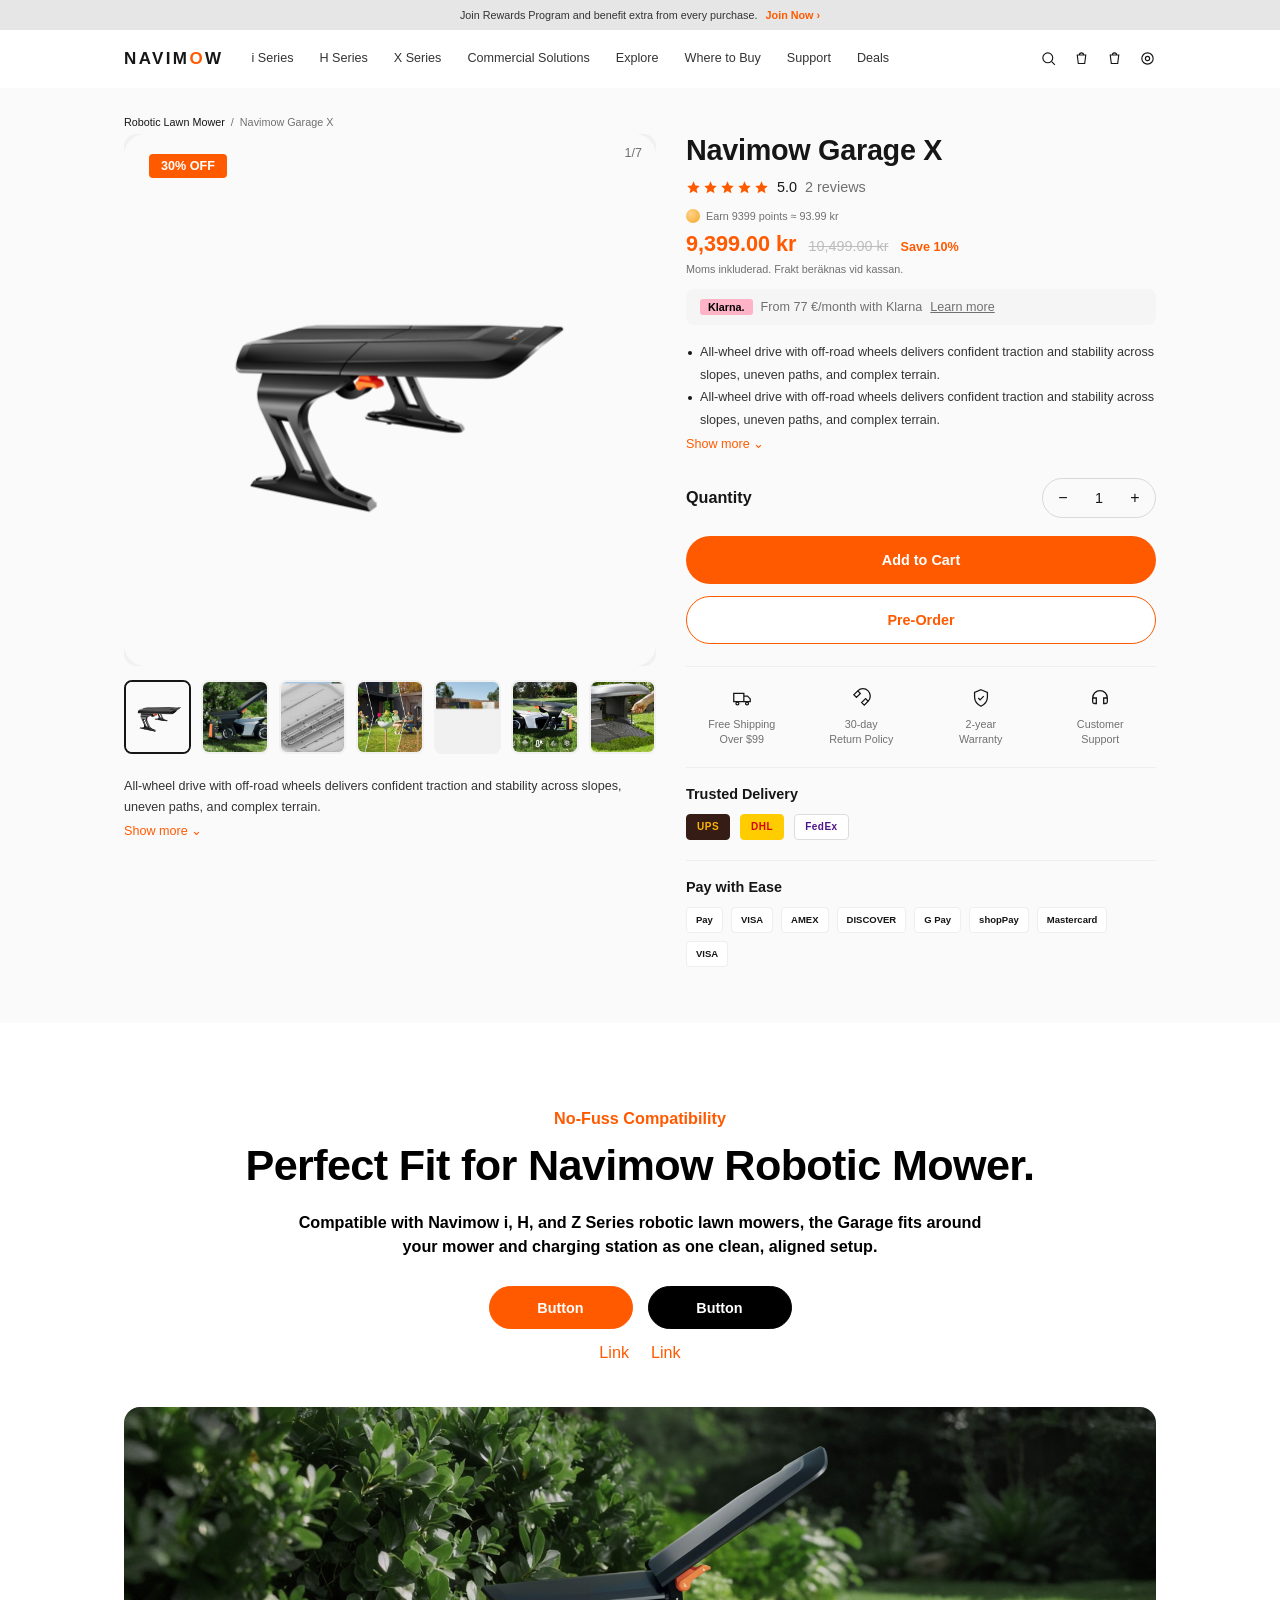
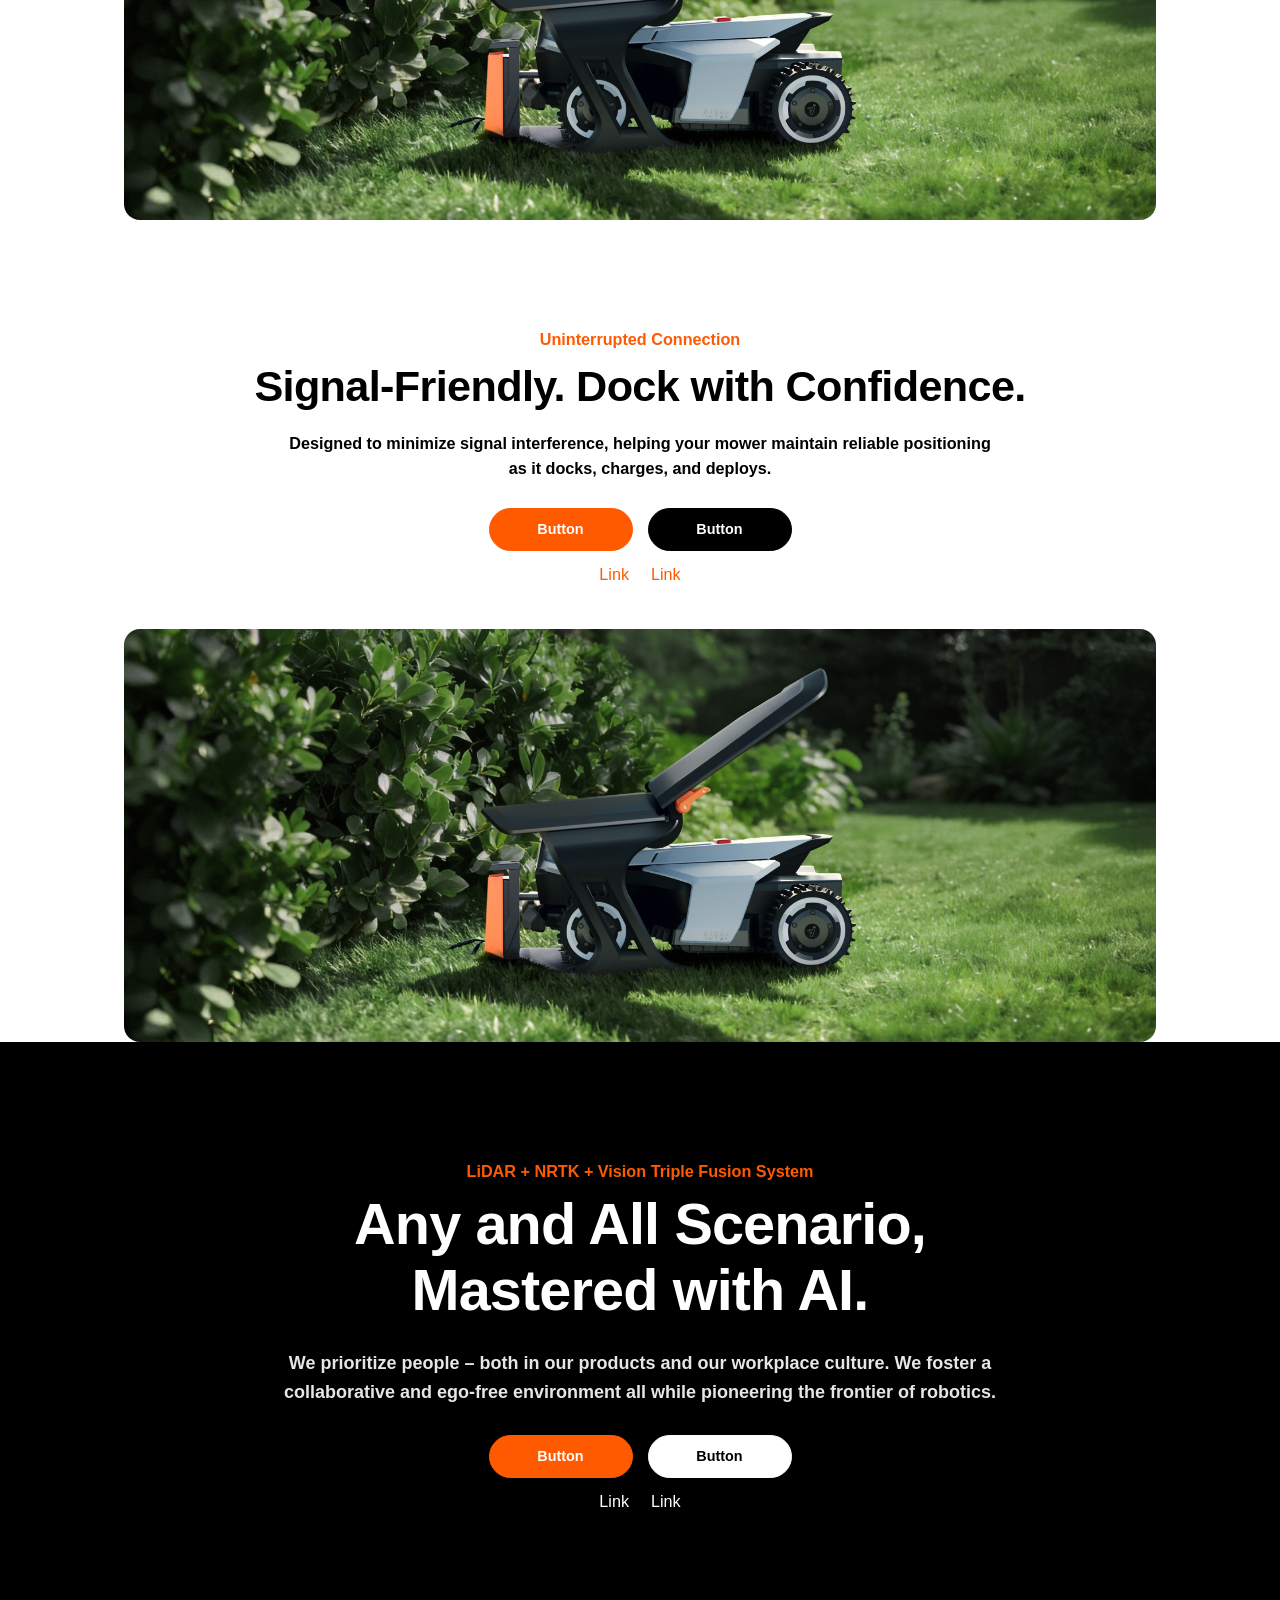
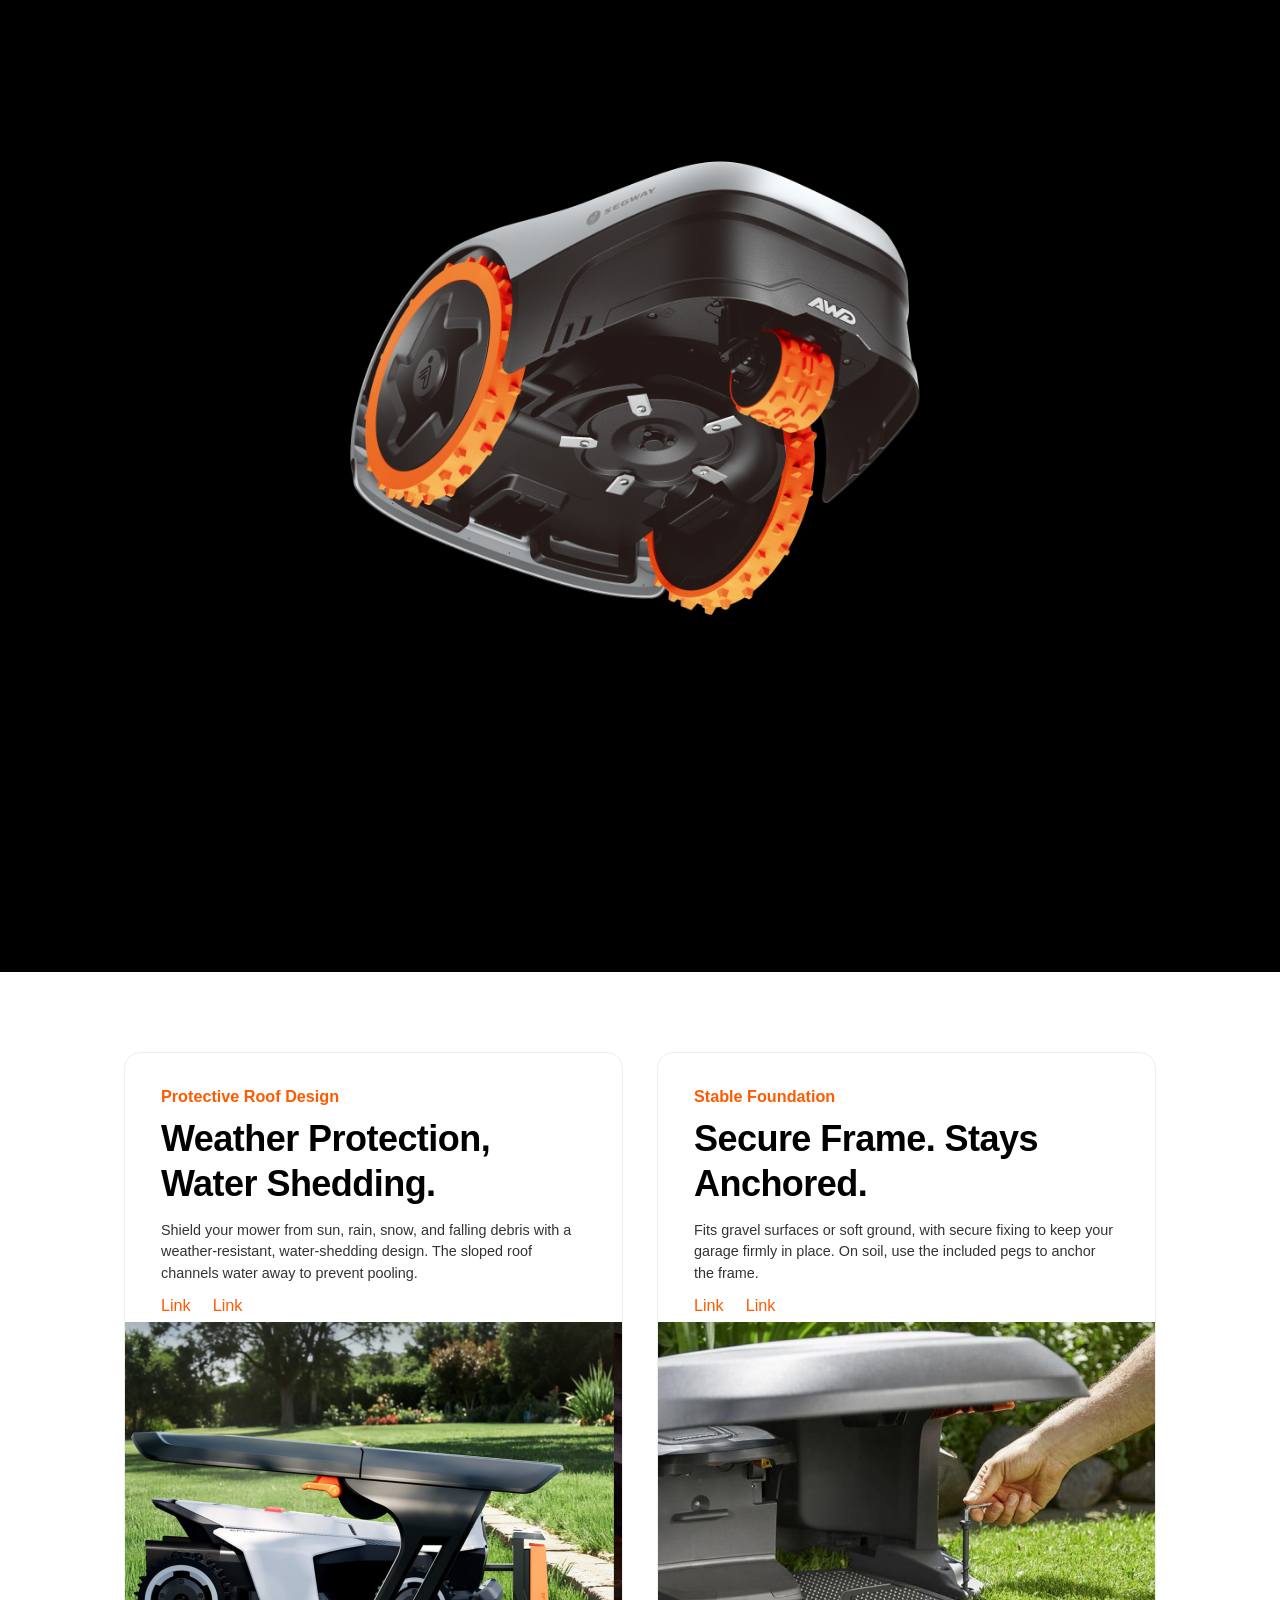
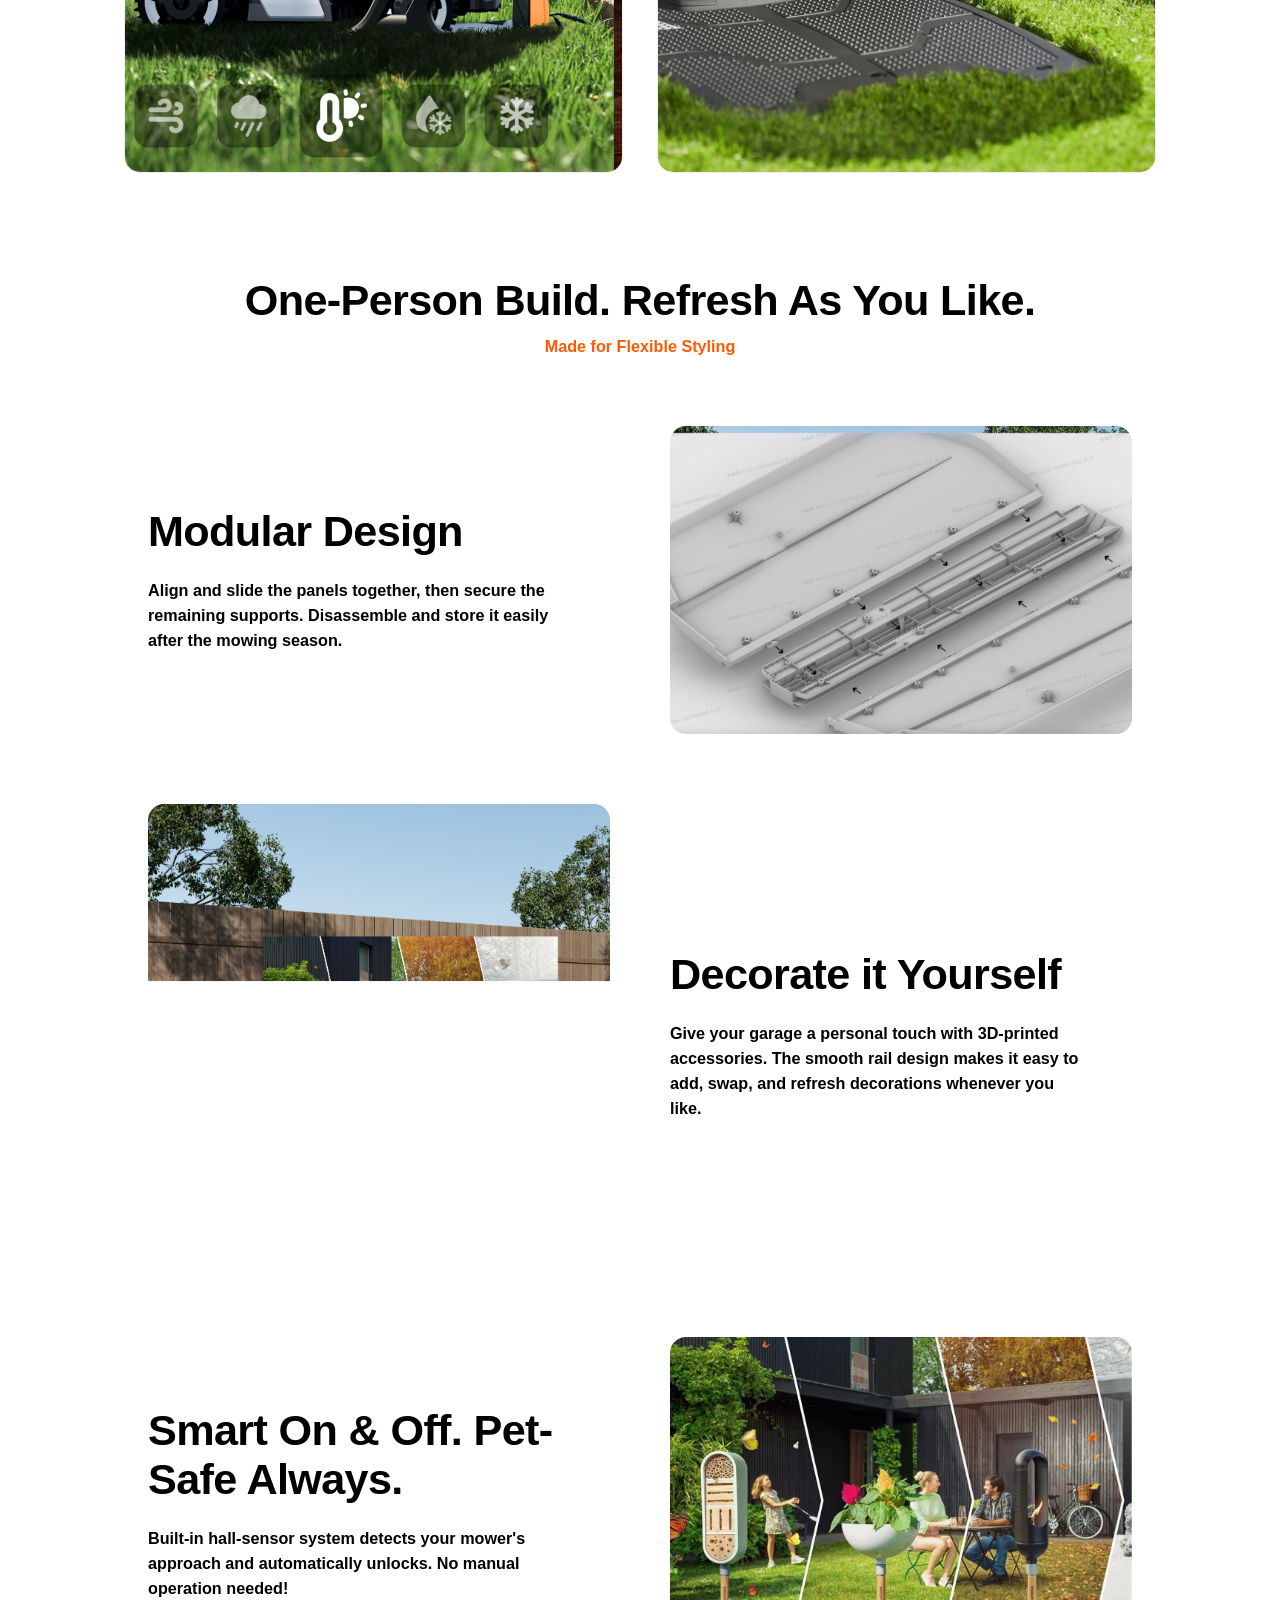
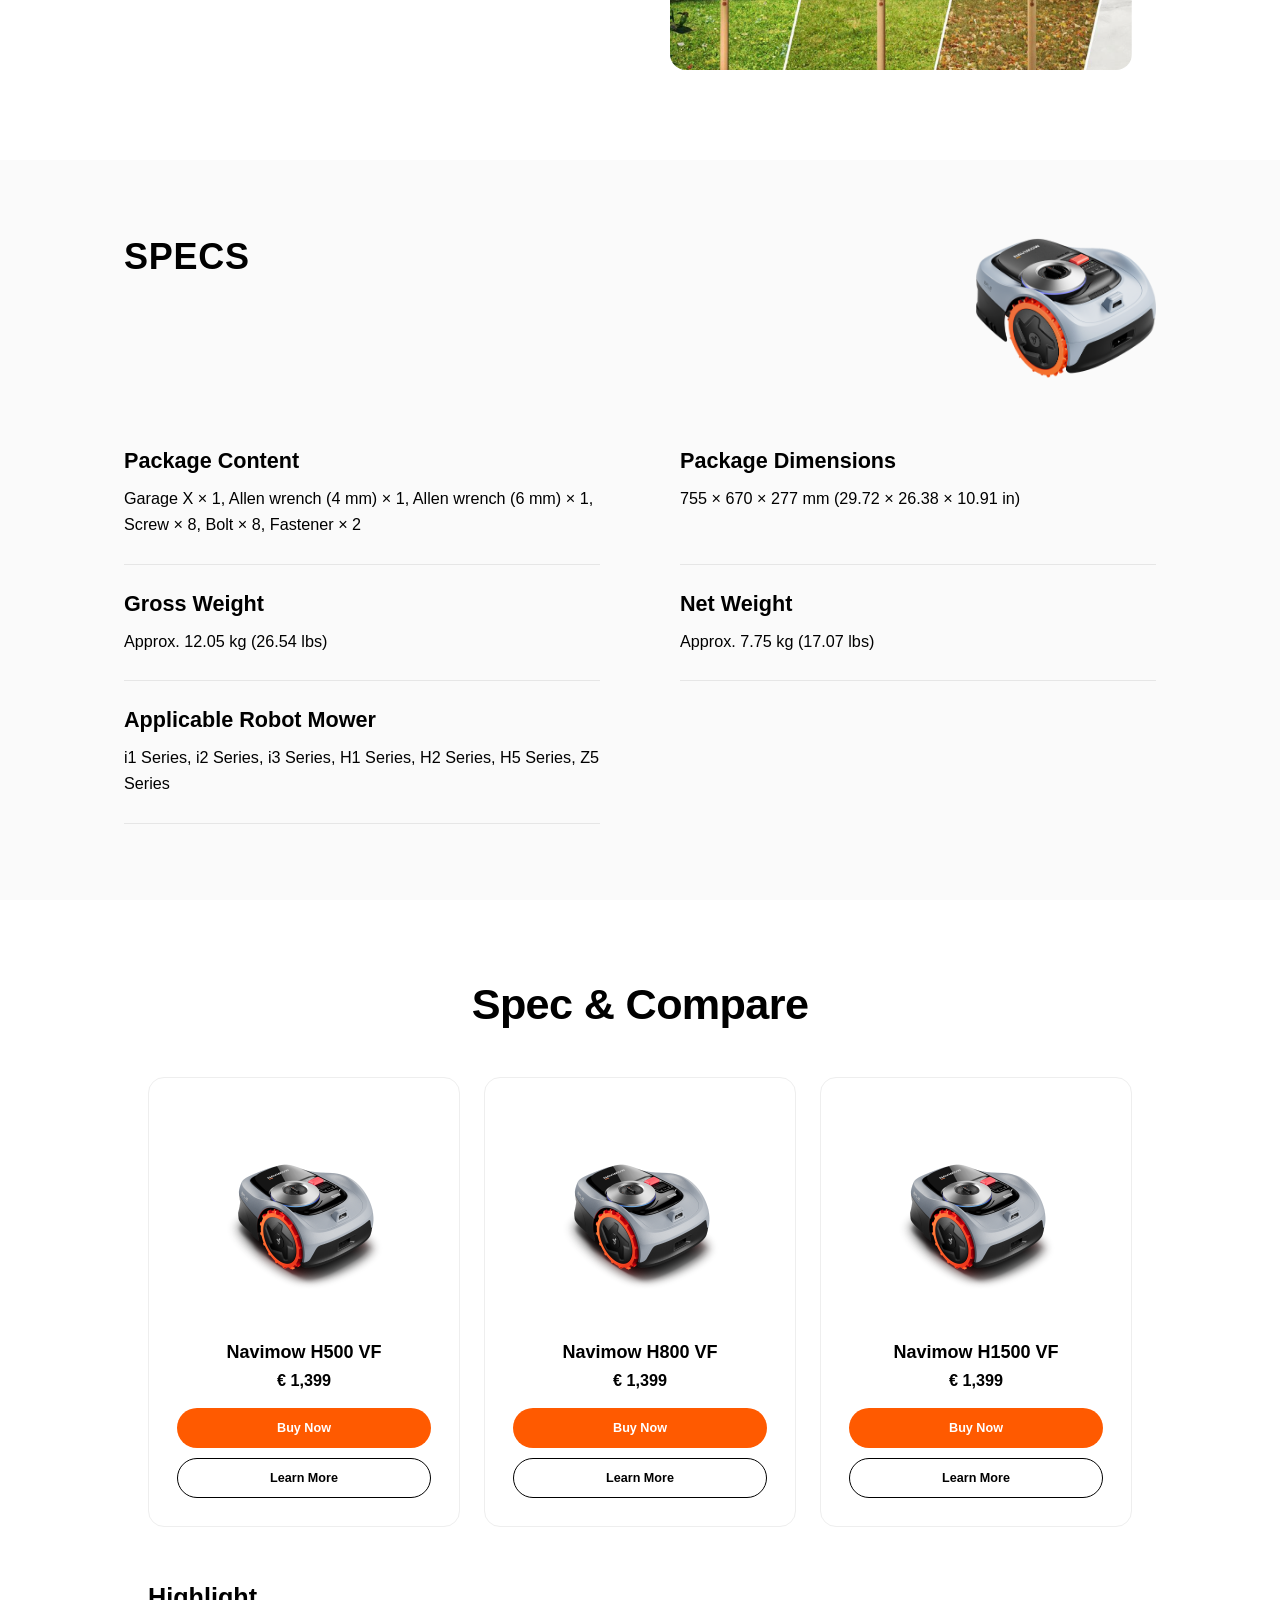
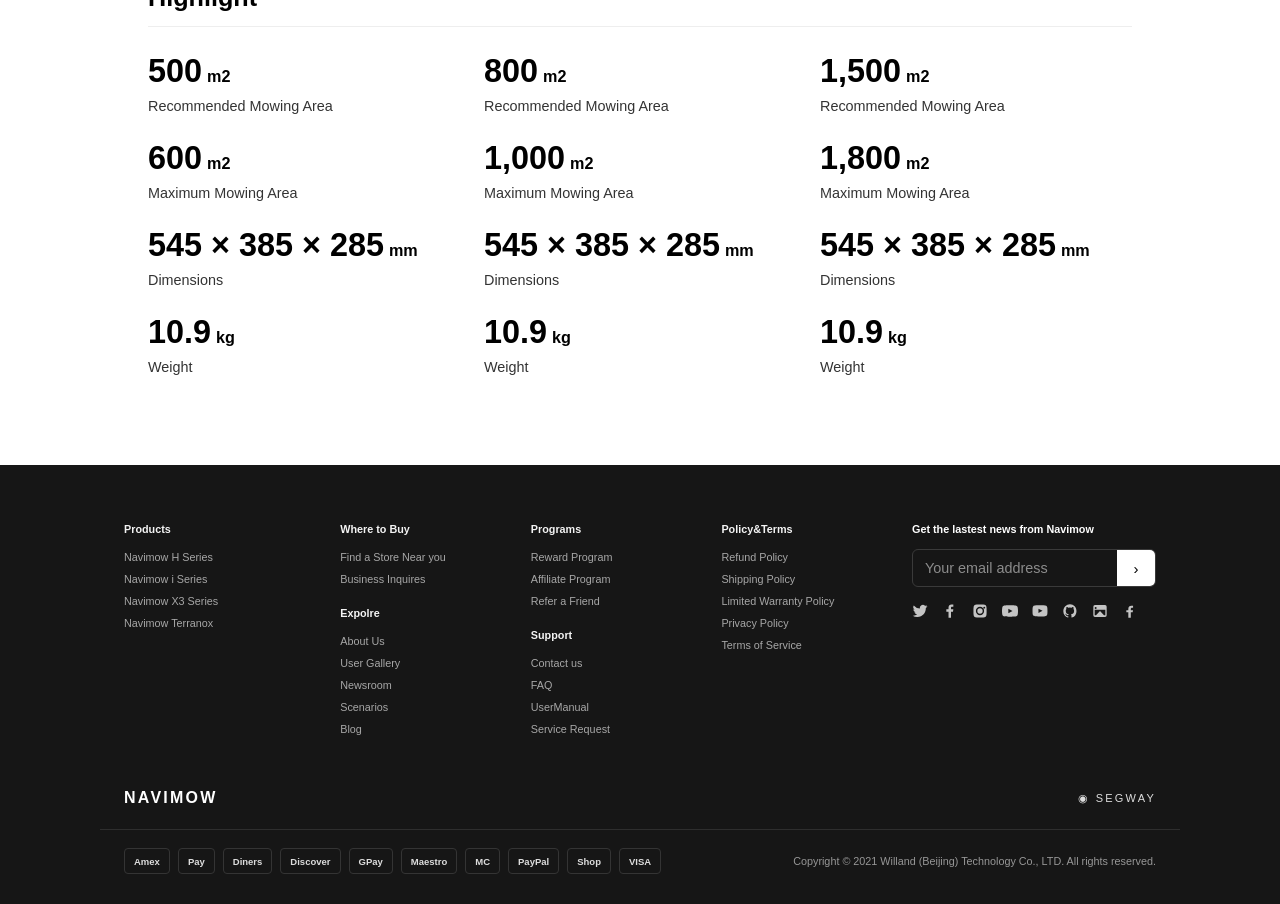
<file: templates/garage-accessories/index.html>
<!DOCTYPE html>
<html lang="en">
<head>
<meta charset="UTF-8">
<meta name="viewport" content="width=device-width, initial-scale=1.0">
<title>Navimow Garage X — Robotic Lawn Mower | Navimow</title>
<style>
  :root{
    --orange:#FF5A00; --ink:#161616; --text:#333333; --muted:#707070; --faint:#BDBDBD;
    --bg:#FAFAFA; --line:#EEEEEE; --line2:#E6E6E6; --white:#FFFFFF; --black:#000000;
  }
  *{margin:0;padding:0;box-sizing:border-box}
  html{scroll-behavior:smooth}
  body{font-family:'Inter','Helvetica Neue',Arial,sans-serif;color:var(--text);background:var(--white);-webkit-font-smoothing:antialiased}
  a{text-decoration:none;color:inherit}
  img{display:block}
  .container{max-width:1080px;margin:0 auto;padding:0 24px}
  .wide{max-width:1728px;margin:0 auto}

  /* ── promo bar ── */
  .promo{background:var(--line2);height:30px;display:flex;align-items:center;justify-content:center;gap:8px;font-size:10.8px;color:var(--text)}
  .promo a{color:var(--orange);font-weight:600}

  /* ── nav ── */
  .nav-wrap{position:sticky;top:0;z-index:100;background:rgba(255,255,255,.92);backdrop-filter:blur(12px);border-bottom:1px solid transparent}
  .nav{max-width:1080px;margin:0 auto;padding:0 24px;height:57px;display:flex;align-items:center;gap:28px}
  .logo{font-weight:800;font-size:17px;letter-spacing:.14em;color:var(--ink)}
  .logo b{color:var(--orange)}
  .nav-links{display:flex;gap:26px;font-size:12.6px;color:var(--text);flex:1}
  .nav-links a{padding:6px 0;border-bottom:2px solid transparent;transition:.2s}
  .nav-links a:hover{color:var(--ink);border-color:var(--orange)}
  .nav-icons{display:flex;gap:16px;color:var(--ink)}
  .nav-icons svg{width:17px;height:17px;stroke:currentColor;fill:none;stroke-width:1.6}

  /* ── breadcrumb ── */
  .crumbs{font-size:10.8px;color:var(--muted);padding:14px 0 6px}
  .crumbs a:first-child{color:var(--ink)}

  /* ── purchase hero ── */
  .purchase{background:var(--bg);padding:14px 0 56px}
  .purchase-grid{display:grid;grid-template-columns:532px 1fr;gap:30px}
  .media{position:relative}
  .media-main{width:532px;height:532px;background:#F1F1F1;border-radius:12px;position:relative;display:flex;align-items:center;justify-content:center;overflow:hidden}
  .media-main img{width:100%;height:100%;object-fit:cover;transition:opacity .35s}
  .badge{position:absolute;top:20px;left:25px;background:var(--orange);color:#fff;font-size:12.6px;font-weight:600;padding:5px 12px;border-radius:4px;z-index:2}
  .counter{position:absolute;top:12px;right:14px;font-size:12.6px;color:var(--muted);z-index:2}
  .thumbs{display:flex;gap:10px;margin-top:14px}
  .thumb{width:74px;height:74px;border-radius:8px;overflow:hidden;border:2px solid transparent;cursor:pointer;background:#F1F1F1;transition:border-color .2s}
  .thumb img{width:100%;height:100%;object-fit:cover}
  .thumb.active{border-color:var(--ink)}
  .media-desc{margin-top:22px;font-size:12.6px;line-height:1.7;color:var(--text);max-width:532px}
  .show-more{background:none;border:none;color:var(--orange);font-size:12.6px;cursor:pointer;padding:0;margin-top:4px;font-family:inherit}

  .right h1{font-size:28.8px;font-weight:600;color:var(--ink);letter-spacing:-.01em}
  .rating{display:flex;align-items:center;gap:8px;margin-top:12px;font-size:14.4px;color:var(--ink)}
  .stars{display:flex;gap:2px}
  .stars svg{width:15px;height:15px;fill:var(--orange)}
  .rating .cnt{color:var(--muted)}
  .points{display:flex;align-items:center;gap:6px;margin-top:14px;font-size:10.8px;color:var(--muted)}
  .coin{width:14px;height:14px;border-radius:50%;background:radial-gradient(circle at 35% 35%,#FFD28A,#F5A623)}
  .price-row{display:flex;align-items:baseline;gap:12px;margin-top:8px}
  .price{font-size:21.6px;font-weight:600;color:var(--orange)}
  .price-old{font-size:14.4px;color:var(--faint);text-decoration:line-through}
  .save{font-size:12.6px;font-weight:600;color:var(--orange)}
  .tax{font-size:10.8px;color:var(--muted);margin-top:6px}
  .klarna{margin-top:14px;background:#F5F5F5;border-radius:8px;padding:10px 14px;font-size:12.6px;color:var(--muted);display:flex;align-items:center;gap:8px}
  .klarna .k-tag{background:#FFB3C7;color:#000;font-weight:700;font-size:10.8px;padding:2px 8px;border-radius:3px}
  .bullets{margin-top:16px;font-size:12.6px;line-height:1.8;color:var(--text);list-style:none}
  .bullets li{padding-left:14px;position:relative}
  .bullets li::before{content:"";position:absolute;left:2px;top:10px;width:4px;height:4px;border-radius:50%;background:var(--ink)}

  .qty-row{display:flex;align-items:center;justify-content:space-between;margin-top:26px}
  .qty-label{font-size:16.2px;font-weight:700;color:var(--ink)}
  .qty{display:flex;align-items:center;border:1px solid #D9D9D9;border-radius:24px;height:40px}
  .qty button{width:40px;height:40px;background:none;border:none;font-size:16px;color:var(--ink);cursor:pointer}
  .qty span{min-width:32px;text-align:center;font-size:14.4px;color:var(--ink)}

  .btn-cart{width:100%;height:48px;margin-top:18px;background:var(--orange);color:#fff;border:none;border-radius:26px;font-size:14.4px;font-weight:600;cursor:pointer;transition:.2s;font-family:inherit}
  .btn-cart:hover{background:#E65000}
  .btn-pre{width:100%;height:48px;margin-top:12px;background:#fff;color:var(--orange);border:1.5px solid var(--orange);border-radius:26px;font-size:14.4px;font-weight:600;cursor:pointer;transition:.2s;font-family:inherit}
  .btn-pre:hover{background:#FFF3EC}

  .ship-icons{margin-top:22px;border-top:1px solid var(--line);padding-top:20px;display:grid;grid-template-columns:repeat(4,1fr);gap:8px;text-align:center}
  .ship-icons .ic{display:flex;flex-direction:column;align-items:center;gap:8px;font-size:10.8px;color:var(--muted);line-height:1.4}
  .ship-icons svg{width:22px;height:22px;stroke:var(--ink);fill:none;stroke-width:1.4}
  .trust-block{margin-top:20px;border-top:1px solid var(--line);padding-top:18px}
  .trust-block h4,.pay-block h4{font-size:14.4px;font-weight:600;color:var(--ink);margin-bottom:12px}
  .carrier{display:flex;gap:10px;align-items:center}
  .carrier span{height:26px;padding:4px 10px;border:1px solid var(--line);border-radius:4px;font-size:10px;font-weight:800;letter-spacing:.05em;color:var(--ink);display:inline-flex;align-items:center}
  .carrier .ups{background:#351C15;color:#FFB500;border-color:#351C15}
  .carrier .dhl{background:#FFCC00;color:#D40511;border-color:#FFCC00}
  .carrier .fedx{background:#fff;color:#4D148C;border-color:#ddd}
  .pay-block{margin-top:20px;border-top:1px solid var(--line);padding-top:18px}
  .pays{display:flex;gap:8px;flex-wrap:wrap}
  .pays span{height:26px;padding:4px 9px;border:1px solid var(--line);border-radius:4px;font-size:9.5px;font-weight:700;color:var(--ink);display:inline-flex;align-items:center;background:#fff}

  /* ── generic section ── */
  section.block{background:var(--white);padding:86px 0 0}
  .sec-head{text-align:center;max-width:802px;margin:0 auto}
  .eyebrow{color:var(--orange);font-size:16.2px;font-weight:600;margin-bottom:10px}
  .h3{font-size:43.2px;font-weight:600;color:#000;letter-spacing:-.015em;line-height:1.25}
  .sec-sub{font-size:16.2px;font-weight:600;color:#000;line-height:1.5;max-width:714px;margin:18px auto 0}
  .sec-ctas{display:flex;justify-content:center;gap:15px;margin-top:28px}
  .btn{height:43px;min-width:144px;border-radius:22px;font-size:14.4px;font-weight:600;cursor:pointer;display:inline-flex;align-items:center;justify-content:center;padding:0 28px;transition:.2s;font-family:inherit}
  .btn-brand{background:var(--orange);color:#fff;border:1.5px solid var(--orange)}
  .btn-brand:hover{background:#E65000}
  .btn-dark{background:#000;color:#fff;border:1.5px solid #000}
  .btn-dark:hover{background:#2A2A2A}
  .sec-links{display:flex;justify-content:center;gap:22px;margin-top:14px;font-size:16.2px;color:var(--orange)}
  .sec-links a{border-bottom:1px solid transparent;transition:.2s}
  .sec-links a:hover{border-color:var(--orange)}
  .big-media{max-width:1080px;margin:44px auto 0;border-radius:16px;overflow:hidden}
  .big-media img{width:100%;height:auto}

  /* ── full-bleed dark card ── */
  .fullcard{background:var(--black);color:#fff;padding:120px 0;text-align:center}
  .fullcard .eyebrow{color:var(--orange)}
  .fullcard .h2{font-size:57.6px;font-weight:600;letter-spacing:-.015em;line-height:1.15;max-width:897px;margin:0 auto;white-space:pre-line}
  .fullcard .sub{font-size:18px;font-weight:600;color:#fff;opacity:.9;max-width:780px;margin:26px auto 0;line-height:1.6}
  .fullcard .btn-dark{background:#fff;color:#000;border-color:#fff}
  .fullcard .btn-dark:hover{background:#E8E8E8}
  .fullcard .btn-brand{border-color:var(--orange)}
  .fullcard img{max-width:900px;width:72%;margin:40px auto 0;border-radius:12px}

  /* ── split feature cards ── */
  .split{background:var(--white);padding:80px 0}
  .split-grid{display:grid;grid-template-columns:1fr 1fr;gap:34px;max-width:1080px;margin:0 auto;padding:0 24px}
  .fcard{border:1px solid var(--line);border-radius:16px;overflow:hidden;background:#fff}
  .fcard .fhead{padding:34px 36px 6px}
  .fcard .fmedia{height:450px;overflow:hidden}
  .fcard .fmedia img{width:100%;height:100%;object-fit:cover}
  .fcard .fctas{display:flex;gap:14px;padding:18px 36px 30px}
  .fcard .btn{height:40px;min-width:0;font-size:13px;padding:0 22px}

  /* ── relax / 4 points ── */
  .relax{background:var(--white);padding:20px 0 90px}
  .relax .h3{text-align:center}
  .point{display:grid;grid-template-columns:1fr 1fr;gap:60px;align-items:center;max-width:1080px;margin:70px auto 0;padding:0 24px}
  .point .ptxt h3{font-size:43.2px;font-weight:600;color:#000;letter-spacing:-.015em}
  .point .ptxt p{font-size:16.2px;font-weight:600;color:#000;line-height:1.55;margin-top:22px;max-width:420px}
  .point .pimg{border-radius:16px;overflow:hidden}
  .point .pimg img{width:100%;height:auto}
  .point.rev .ptxt{order:2}
  .point.rev .pimg{order:1}

  /* ── specs ── */
  .specs{background:var(--bg);padding:76px 0}
  .specs h2{font-size:36px;font-weight:600;color:#000;letter-spacing:.02em}
  .spec-grid{display:grid;grid-template-columns:1fr 1fr;gap:0 80px;margin-top:44px;max-width:1080px}
  .spec-row{padding:26px 0;border-bottom:1px solid var(--line2)}
  .spec-row h4{font-size:21.6px;font-weight:600;color:#000}
  .spec-row p{font-size:16.2px;color:#000;margin-top:12px;line-height:1.6;font-weight:400}
  .spec-prod{display:flex;justify-content:flex-end;margin:-40px 0 30px}
  .spec-prod img{width:180px;mix-blend-mode:multiply}

  /* ── compare ── */
  .compare{background:var(--white);padding:80px 0 90px}
  .compare h2{font-size:43.2px;font-weight:600;color:#000;text-align:center;letter-spacing:-.015em}
  .cmp-grid{display:grid;grid-template-columns:repeat(3,1fr);gap:24px;max-width:1080px;margin:48px auto 0;padding:0 24px}
  .ccard{border:1px solid var(--line);border-radius:16px;padding:28px;display:flex;flex-direction:column;align-items:center;text-align:center;transition:.25s}
  .ccard:hover{border-color:#D9D9D9}
  .ccard .cimg{height:216px;display:flex;align-items:center;justify-content:center}
  .ccard .cimg img{max-height:216px;mix-blend-mode:multiply}
  .ccard h3{font-size:18px;font-weight:600;color:#000;margin-top:20px}
  .ccard .cprice{font-size:16.2px;font-weight:600;color:#000;margin-top:8px}
  .ccard .cprice s{color:var(--faint);font-weight:400;font-size:12.6px;margin-left:8px}
  .ccard .btn-buy{margin-top:18px;width:100%;height:40px;border-radius:20px;background:var(--orange);color:#fff;font-size:12.6px;font-weight:600;border:none;cursor:pointer;font-family:inherit}
  .ccard .btn-learn{margin-top:10px;width:100%;height:40px;border-radius:20px;background:#fff;color:#000;font-size:12.6px;font-weight:600;border:1.5px solid #000;cursor:pointer;font-family:inherit}
  .cmp-row{max-width:1080px;margin:56px auto 0;padding:0 24px}
  .cmp-row h4{font-size:25.2px;font-weight:600;color:#000;border-bottom:1px solid var(--line);padding-bottom:14px}
  .cmp-cells{display:grid;grid-template-columns:repeat(3,1fr);gap:24px;margin-top:26px}
  .cell b{font-size:32.4px;font-weight:600;color:#000}
  .cell i{font-style:normal;font-size:16.2px;font-weight:600;color:#000;margin-left:5px}
  .cell p{font-size:14.4px;color:var(--text);margin-top:8px}

  /* ── footer ── */
  footer{background:var(--ink);color:#fff;padding:58px 0 0}
  .f-grid{display:grid;grid-template-columns:1.5fr 1.3fr 1.3fr 1.3fr 1.8fr;gap:24px;max-width:1080px;margin:0 auto;padding:0 24px}
  .f-col h5{font-size:10.8px;font-weight:600;color:#fff;opacity:.95;margin-bottom:16px}
  .f-col a{display:block;font-size:10.8px;color:#fff;opacity:.62;margin-bottom:10px;transition:.2s}
  .f-col a:hover{opacity:1}
  .news p{font-size:10.8px;font-weight:600;margin-bottom:14px}
  .news-box{display:flex;border:1px solid #3A3A3A;border-radius:6px;overflow:hidden}
  .news-box input{flex:1;background:transparent;border:none;outline:none;color:#fff;font-size:14.4px;padding:10px 12px;font-family:inherit}
  .news-box input::placeholder{color:#8C8C8C}
  .news-box button{width:38px;background:#fff;border:none;cursor:pointer;color:#000;font-size:15px}
  .socials{display:flex;gap:14px;margin-top:16px}
  .socials svg{width:16px;height:16px;fill:#fff;opacity:.75}
  .f-mid{display:flex;align-items:center;justify-content:space-between;max-width:1080px;margin:44px auto 0;padding:0 24px 22px;border-bottom:1px solid #2E2E2E}
  .f-logo{font-weight:800;font-size:16px;letter-spacing:.14em}
  .f-seg{font-size:11px;letter-spacing:.2em;opacity:.85;display:flex;align-items:center;gap:7px}
  .f-bottom{display:flex;align-items:center;justify-content:space-between;max-width:1080px;margin:0 auto;padding:18px 24px 30px}
  .pays-dark span{background:transparent;border-color:#3A3A3A;color:#fff;opacity:.85}
  .copy{font-size:10.8px;color:#fff;opacity:.55}

  /* reveal */
  .rv{opacity:0;transform:translateY(26px);transition:opacity .7s ease,transform .7s ease}
  .rv.in{opacity:1;transform:none}

  @media (max-width:1120px){
    .purchase-grid{grid-template-columns:1fr;gap:36px}
    .media-main{width:100%;height:auto;aspect-ratio:1}
    .f-grid{grid-template-columns:repeat(2,1fr);row-gap:36px}
  }
  @media (max-width:860px){
    .h3{font-size:32px}
    .fullcard .h2{font-size:38px}
    .split-grid{grid-template-columns:1fr}
    .point{grid-template-columns:1fr;gap:28px}
    .point.rev .ptxt{order:1}.point.rev .pimg{order:2}
    .cmp-grid{grid-template-columns:1fr}
    .cmp-cells{grid-template-columns:1fr;gap:30px}
    .spec-grid{grid-template-columns:1fr}
    .nav-links{display:none}
    .ship-icons{grid-template-columns:repeat(2,1fr);gap:18px}
  }
</style>
</head>
<body>

<!-- promo -->
<div class="promo">Join Rewards Program and benefit extra from every purchase. <a href="#">Join Now ›</a></div>

<!-- nav -->
<div class="nav-wrap">
  <nav class="nav">
    <a class="logo" href="#">NAVIM<b>O</b>W</a>
    <div class="nav-links">
      <a href="#">i Series</a><a href="#">H Series</a><a href="#">X Series</a><a href="#">Commercial Solutions</a>
      <a href="#">Explore</a><a href="#">Where to Buy</a><a href="#">Support</a><a href="#">Deals</a>
    </div>
    <div class="nav-icons">
      <svg viewBox="0 0 24 24"><circle cx="11" cy="11" r="7"/><path d="M21 21l-4.5-4.5"/></svg>
      <svg viewBox="0 0 24 24"><path d="M6 7h12l-1.5 12h-9L6 7z"/><path d="M9 7a3 3 0 016 0"/></svg>
      <svg viewBox="0 0 24 24"><path d="M6 7h12l-1.5 12h-9L6 7z"/><path d="M9 7a3 3 0 016 0"/></svg>
      <svg viewBox="0 0 24 24"><circle cx="12" cy="12" r="8"/><circle cx="12" cy="12" r="3"/></svg>
    </div>
  </nav>
</div>

<!-- ============ 1. purchase hero ============ -->
<section class="purchase">
  <div class="container">
    <div class="crumbs"><a href="#">Robotic Lawn Mower</a> &nbsp;/&nbsp; Navimow Garage X</div>
    <div class="purchase-grid">
      <!-- left media -->
      <div class="media">
        <div class="media-main">
          <span class="badge">30% OFF</span>
          <span class="counter">1/7</span>
          <img id="mainImg" src="assets/hero-media.png" alt="Navimow Garage X">
        </div>
        <div class="thumbs" id="thumbs"></div>
        <p class="media-desc">All-wheel drive with off-road wheels delivers confident traction and stability across slopes, uneven paths, and complex terrain.</p>
        <button class="show-more">Show more ⌄</button>
      </div>
      <!-- right info -->
      <div class="right">
        <h1>Navimow Garage X</h1>
        <div class="rating">
          <div class="stars">
            <svg viewBox="0 0 24 24"><path d="M12 2l3 6.6 7 .8-5.2 4.8L18.3 21 12 17.4 5.7 21l1.5-6.8L2 9.4l7-.8z"/></svg>
            <svg viewBox="0 0 24 24"><path d="M12 2l3 6.6 7 .8-5.2 4.8L18.3 21 12 17.4 5.7 21l1.5-6.8L2 9.4l7-.8z"/></svg>
            <svg viewBox="0 0 24 24"><path d="M12 2l3 6.6 7 .8-5.2 4.8L18.3 21 12 17.4 5.7 21l1.5-6.8L2 9.4l7-.8z"/></svg>
            <svg viewBox="0 0 24 24"><path d="M12 2l3 6.6 7 .8-5.2 4.8L18.3 21 12 17.4 5.7 21l1.5-6.8L2 9.4l7-.8z"/></svg>
            <svg viewBox="0 0 24 24"><path d="M12 2l3 6.6 7 .8-5.2 4.8L18.3 21 12 17.4 5.7 21l1.5-6.8L2 9.4l7-.8z"/></svg>
          </div>
          <span>5.0</span><span class="cnt">2 reviews</span>
        </div>
        <div class="points"><span class="coin"></span> Earn 9399 points ≈ 93.99 kr</div>
        <div class="price-row">
          <span class="price">9,399.00 kr</span>
          <span class="price-old">10,499.00 kr</span>
          <span class="save">Save 10%</span>
        </div>
        <p class="tax">Moms inkluderad. Frakt beräknas vid kassan.</p>
        <div class="klarna"><span class="k-tag">Klarna.</span> From 77 €/month with Klarna <a href="#" style="text-decoration:underline;color:var(--muted)">Learn more</a></div>
        <ul class="bullets">
          <li>All-wheel drive with off-road wheels delivers confident traction and stability across slopes, uneven paths, and complex terrain.</li>
          <li>All-wheel drive with off-road wheels delivers confident traction and stability across slopes, uneven paths, and complex terrain.</li>
        </ul>
        <button class="show-more">Show more ⌄</button>
        <div class="qty-row">
          <span class="qty-label">Quantity</span>
          <div class="qty">
            <button id="qMinus">−</button><span id="qVal">1</span><button id="qPlus">+</button>
          </div>
        </div>
        <button class="btn-cart">Add to Cart</button>
        <button class="btn-pre">Pre-Order</button>
        <div class="ship-icons">
          <div class="ic"><svg viewBox="0 0 24 24"><path d="M3 7h11v9H3zM14 10h4l3 3v3h-7z"/><circle cx="7" cy="18" r="1.6"/><circle cx="17.5" cy="18" r="1.6"/></svg>Free Shipping<br>Over $99</div>
          <div class="ic"><svg viewBox="0 0 24 24"><path d="M4 9a8 8 0 0116 0M4 9v6h4V9zM16 9v6h4V9z" transform="rotate(45 12 12)"/></svg>30-day<br>Return Policy</div>
          <div class="ic"><svg viewBox="0 0 24 24"><path d="M12 3l7 3v5c0 5-3 8-7 10-4-2-7-5-7-10V6z"/><path d="M9 12l2 2 4-4"/></svg>2-year<br>Warranty</div>
          <div class="ic"><svg viewBox="0 0 24 24"><path d="M4 12a8 8 0 018-8 8 8 0 018 8m-16 0v4a2 2 0 002 2h2v-6H4zm16 0v4a2 2 0 01-2 2h-2v-6h4z"/></svg>Customer<br>Support</div>
        </div>
        <div class="trust-block">
          <h4>Trusted Delivery</h4>
          <div class="carrier"><span class="ups">UPS</span><span class="dhl">DHL</span><span class="fedx">FedEx</span></div>
        </div>
        <div class="pay-block">
          <h4>Pay with Ease</h4>
          <div class="pays">
            <span>Pay</span><span>VISA</span><span>AMEX</span><span>DISCOVER</span><span>G Pay</span><span>shopPay</span><span>Mastercard</span><span>VISA</span>
          </div>
        </div>
      </div>
    </div>
  </div>
</section>

<!-- ============ 2. compatibility ============ -->
<section class="block rv">
  <div class="container">
    <div class="sec-head">
      <div class="eyebrow">No-Fuss Compatibility</div>
      <h2 class="h3">Perfect Fit for Navimow Robotic Mower.</h2>
      <p class="sec-sub">Compatible with Navimow i, H, and Z Series robotic lawn mowers, the Garage fits around your mower and charging station as one clean, aligned setup.</p>
      <div class="sec-ctas">
        <button class="btn btn-brand">Button</button>
        <button class="btn btn-dark">Button</button>
      </div>
      <div class="sec-links"><a href="#">Link</a><a href="#">Link</a></div>
    </div>
    <div class="big-media"><img src="assets/lidar-wide.png" alt="Garage X with Navimow mower"></div>
  </div>
</section>

<!-- ============ 3. connection ============ -->
<section class="block rv" style="padding-top:110px">
  <div class="container">
    <div class="sec-head">
      <div class="eyebrow">Uninterrupted Connection</div>
      <h2 class="h3">Signal-Friendly. Dock with Confidence.</h2>
      <p class="sec-sub">Designed to minimize signal interference, helping your mower maintain reliable positioning as it docks, charges, and deploys.</p>
      <div class="sec-ctas">
        <button class="btn btn-brand">Button</button>
        <button class="btn btn-dark">Button</button>
      </div>
      <div class="sec-links"><a href="#">Link</a><a href="#">Link</a></div>
    </div>
    <div class="big-media"><img src="assets/lidar-wide.png" alt="Garage X in the garden"></div>
  </div>
</section>

<!-- ============ 4. full-bleed dark card ============ -->
<section class="fullcard rv">
  <div class="eyebrow">LiDAR + NRTK + Vision Triple Fusion System</div>
  <h2 class="h2">Any and All Scenario,
Mastered with AI.</h2>
  <p class="sub">We prioritize people – both in our products and our workplace culture. We foster a collaborative and ego-free environment all while pioneering the frontier of robotics.</p>
  <div class="sec-ctas">
    <button class="btn btn-brand">Button</button>
    <button class="btn btn-dark">Button</button>
  </div>
  <div class="sec-links" style="color:#fff"><a href="#" style="color:#fff">Link</a><a href="#" style="color:#fff">Link</a></div>
  <img src="assets/fullcard-1.png" alt="AWD mower underside">
</section>

<!-- ============ 5. split feature cards ============ -->
<section class="split rv">
  <div class="split-grid">
    <div class="fcard">
      <div class="fhead">
        <div class="eyebrow">Protective Roof Design</div>
        <h2 class="h3" style="font-size:36px">Weather Protection, Water Shedding.</h2>
        <p class="sec-sub" style="margin:14px 0 0;font-weight:400;color:var(--text);font-size:14.4px;max-width:none">Shield your mower from sun, rain, snow, and falling debris with a weather-resistant, water-shedding design. The sloped roof channels water away to prevent pooling.</p>
        <div class="sec-links" style="justify-content:flex-start;margin-top:12px"><a href="#">Link</a><a href="#">Link</a></div>
      </div>
      <div class="fmedia"><img src="assets/card-photo-a.png" alt="Weather protection"></div>
    </div>
    <div class="fcard">
      <div class="fhead">
        <div class="eyebrow">Stable Foundation</div>
        <h2 class="h3" style="font-size:36px">Secure Frame. Stays Anchored.</h2>
        <p class="sec-sub" style="margin:14px 0 0;font-weight:400;color:var(--text);font-size:14.4px;max-width:none">Fits gravel surfaces or soft ground, with secure fixing to keep your garage firmly in place. On soil, use the included pegs to anchor the frame.</p>
        <div class="sec-links" style="justify-content:flex-start;margin-top:12px"><a href="#">Link</a><a href="#">Link</a></div>
      </div>
      <div class="fmedia"><img src="assets/card-photo-c.png" alt="Stable foundation"></div>
    </div>
  </div>
</section>

<!-- ============ 6. relax / 4 points ============ -->
<section class="relax rv">
  <div class="container">
    <h2 class="h3">One-Person Build. Refresh As You Like.</h2>
    <div class="eyebrow" style="text-align:center;margin-top:10px">Made for Flexible Styling</div>

    <div class="point">
      <div class="ptxt rv">
        <h3>Modular Design</h3>
        <p>Align and slide the panels together, then secure the remaining supports. Disassemble and store it easily after the mowing season.</p>
      </div>
      <div class="pimg rv"><img src="assets/quiet-img.png" alt="Modular design"></div>
    </div>

    <div class="point rev">
      <div class="ptxt rv">
        <h3>Decorate it Yourself</h3>
        <p>Give your garage a personal touch with 3D-printed accessories. The smooth rail design makes it easy to add, swap, and refresh decorations whenever you like.</p>
      </div>
      <div class="pimg rv"><img src="assets/mowgate-pet.png" alt="Decorate it yourself"></div>
    </div>

    <div class="point">
      <div class="ptxt rv">
        <h3>Smart On &amp; Off. Pet-Safe Always.</h3>
        <p>Built-in hall-sensor system detects your mower's approach and automatically unlocks. No manual operation needed!</p>
      </div>
      <div class="pimg rv"><img src="assets/ip66-img.png" alt="Pet safe"></div>
    </div>
  </div>
</section>

<!-- ============ 7. specs ============ -->
<section class="specs rv">
  <div class="container">
    <h2>SPECS</h2>
    <div class="spec-prod"><img src="assets/specs-product.png" alt="Garage X"></div>
    <div class="spec-grid">
      <div class="spec-row"><h4>Package Content</h4><p>Garage X × 1, Allen wrench (4 mm) × 1, Allen wrench (6 mm) × 1, Screw × 8, Bolt × 8, Fastener × 2</p></div>
      <div class="spec-row"><h4>Package Dimensions</h4><p>755 × 670 × 277 mm (29.72 × 26.38 × 10.91 in)</p></div>
      <div class="spec-row"><h4>Gross Weight</h4><p>Approx. 12.05 kg (26.54 lbs)</p></div>
      <div class="spec-row"><h4>Net Weight</h4><p>Approx. 7.75 kg (17.07 lbs)</p></div>
      <div class="spec-row"><h4>Applicable Robot Mower</h4><p>i1 Series, i2 Series, i3 Series, H1 Series, H2 Series, H5 Series, Z5 Series</p></div>
    </div>
  </div>
</section>

<!-- ============ 8. compare ============ -->
<section class="compare rv">
  <div class="container">
    <h2>Spec &amp; Compare</h2>
    <div class="cmp-grid">
      <div class="ccard">
        <div class="cimg"><img src="assets/compare-thumb.png" alt="Navimow H500 VF"></div>
        <h3>Navimow H500 VF</h3>
        <div class="cprice">€ 1,399</div>
        <button class="btn-buy">Buy Now</button>
        <button class="btn-learn">Learn More</button>
      </div>
      <div class="ccard">
        <div class="cimg"><img src="assets/compare-thumb.png" alt="Navimow H500 VF"></div>
        <h3>Navimow H800 VF</h3>
        <div class="cprice">€ 1,399</div>
        <button class="btn-buy">Buy Now</button>
        <button class="btn-learn">Learn More</button>
      </div>
      <div class="ccard">
        <div class="cimg"><img src="assets/compare-thumb.png" alt="Navimow H1500 VF"></div>
        <h3>Navimow H1500 VF</h3>
        <div class="cprice">€ 1,399</div>
        <button class="btn-buy">Buy Now</button>
        <button class="btn-learn">Learn More</button>
      </div>
    </div>
    <div class="cmp-row">
      <h4>Highlight</h4>
      <div class="cmp-cells">
        <div class="cell"><b>500</b><i>m2</i><p>Recommended Mowing Area</p></div>
        <div class="cell"><b>800</b><i>m2</i><p>Recommended Mowing Area</p></div>
        <div class="cell"><b>1,500</b><i>m2</i><p>Recommended Mowing Area</p></div>
      </div>
      <div class="cmp-cells">
        <div class="cell"><b>600</b><i>m2</i><p>Maximum Mowing Area</p></div>
        <div class="cell"><b>1,000</b><i>m2</i><p>Maximum Mowing Area</p></div>
        <div class="cell"><b>1,800</b><i>m2</i><p>Maximum Mowing Area</p></div>
      </div>
      <div class="cmp-cells">
        <div class="cell"><b>545 × 385 × 285</b><i>mm</i><p>Dimensions</p></div>
        <div class="cell"><b>545 × 385 × 285</b><i>mm</i><p>Dimensions</p></div>
        <div class="cell"><b>545 × 385 × 285</b><i>mm</i><p>Dimensions</p></div>
      </div>
      <div class="cmp-cells">
        <div class="cell"><b>10.9</b><i>kg</i><p>Weight</p></div>
        <div class="cell"><b>10.9</b><i>kg</i><p>Weight</p></div>
        <div class="cell"><b>10.9</b><i>kg</i><p>Weight</p></div>
      </div>
    </div>
  </div>
</section>

<!-- ============ footer ============ -->
<footer>
  <div class="f-grid">
    <div class="f-col">
      <h5>Products</h5>
      <a href="#">Navimow H Series</a><a href="#">Navimow i Series</a><a href="#">Navimow X3 Series</a><a href="#">Navimow Terranox</a>
    </div>
    <div class="f-col">
      <h5>Where to Buy</h5>
      <a href="#">Find a Store Near you</a><a href="#">Business Inquires</a>
      <h5 style="margin-top:22px">Expolre</h5>
      <a href="#">About Us</a><a href="#">User Gallery</a><a href="#">Newsroom</a><a href="#">Scenarios</a><a href="#">Blog</a>
    </div>
    <div class="f-col">
      <h5>Programs</h5>
      <a href="#">Reward Program</a><a href="#">Affiliate Program</a><a href="#">Refer a Friend</a>
      <h5 style="margin-top:22px">Support</h5>
      <a href="#">Contact us</a><a href="#">FAQ</a><a href="#">UserManual</a><a href="#">Service Request</a>
    </div>
    <div class="f-col">
      <h5>Policy&amp;Terms</h5>
      <a href="#">Refund Policy</a><a href="#">Shipping Policy</a><a href="#">Limited Warranty Policy</a><a href="#">Privacy Policy</a><a href="#">Terms of Service</a>
    </div>
    <div class="f-col news">
      <p>Get the lastest news from Navimow</p>
      <div class="news-box"><input type="email" placeholder="Your email address"><button>›</button></div>
      <div class="socials">
        <svg viewBox="0 0 24 24"><path d="M23 4.9c-.8.4-1.7.6-2.6.8a4.5 4.5 0 002-2.5c-.9.5-1.9.9-2.9 1.1a4.5 4.5 0 00-7.7 4.1A12.8 12.8 0 012.6 3.8a4.5 4.5 0 001.4 6 4.4 4.4 0 01-2-.5v.1c0 2.2 1.5 4 3.6 4.4a4.5 4.5 0 01-2 .1 4.5 4.5 0 004.2 3.1A9 9 0 011 19.1a12.7 12.7 0 006.9 2c8.3 0 12.8-6.9 12.8-12.8v-.6c.9-.6 1.6-1.4 2.3-2.3z"/></svg>
        <svg viewBox="0 0 24 24"><path d="M13.5 22v-9h3l.5-3.5h-3.5V7.2c0-1 .3-1.7 1.8-1.7H17V2.4C16.7 2.3 15.6 2.2 14.3 2.2c-2.7 0-4.5 1.6-4.5 4.6v2.7H6.5V13h3.3v9z"/></svg>
        <svg viewBox="0 0 24 24"><path d="M12 2.2c3.2 0 3.6 0 4.9.1 3.3.1 4.8 1.7 4.9 4.9.1 1.3.1 1.6.1 4.8s0 3.6-.1 4.8c-.1 3.2-1.7 4.8-4.9 4.9-1.3.1-1.6.1-4.9.1s-3.6 0-4.8-.1c-3.3-.1-4.8-1.7-4.9-4.9-.1-1.3-.1-1.6-.1-4.8s0-3.6.1-4.8C2.4 4 4 2.4 7.2 2.3c1.2-.1 1.6-.1 4.8-.1zm0 3.6a6.2 6.2 0 100 12.4 6.2 6.2 0 000-12.4zm0 10.2a4 4 0 110-8 4 4 0 010 8zm6.4-10.5a1.4 1.4 0 100 2.9 1.4 1.4 0 000-2.9z"/></svg>
        <svg viewBox="0 0 24 24"><path d="M23.5 6.2a3 3 0 00-2.1-2.1C19.5 3.5 12 3.5 12 3.5s-7.5 0-9.4.5A3 3 0 00.5 6.2 31 31 0 000 12a31 31 0 00.5 5.8 3 3 0 002.1 2.1c1.9.6 9.4.6 9.4.6s7.5 0 9.4-.6a3 3 0 002.1-2.1A31 31 0 0024 12a31 31 0 00-.5-5.8zM9.5 15.5v-7l6.3 3.5z"/></svg>
        <svg viewBox="0 0 24 24"><path d="M23 7.1s-.2-1.6-.9-2.3c-.9-.9-1.8-.9-2.3-1C16.6 3.5 12 3.5 12 3.5s-4.6 0-7.8.3c-.4.1-1.4.1-2.3 1-.7.7-.9 2.3-.9 2.3S.8 9 .8 10.9v1.8c0 1.9.2 3.8.2 3.8s.2 1.6.9 2.3c.9.9 2 .9 2.5 1 1.9.2 7.6.3 7.6.3s4.6 0 7.8-.4c.4-.1 1.4-.1 2.3-1 .7-.7.9-2.3.9-2.3s.2-1.9.2-3.7v-1.8c0-1.9-.2-3.8-.2-3.8zM9.7 14.9V8.5l6.1 3.2z"/></svg>
        <svg viewBox="0 0 24 24"><path d="M12 2C6.5 2 2 6.6 2 12.2c0 4.5 2.9 8.3 6.8 9.7.5.1.7-.2.7-.5v-1.7c-2.8.6-3.4-1.4-3.4-1.4-.5-1.2-1.1-1.5-1.1-1.5-.9-.6.1-.6.1-.6 1 .1 1.5 1 1.5 1 .9 1.6 2.4 1.1 3 .9.1-.7.4-1.1.6-1.4-2.2-.3-4.6-1.1-4.6-5.1 0-1.1.4-2 1-2.7-.1-.3-.4-1.3.1-2.7 0 0 .8-.3 2.7 1a9.4 9.4 0 015 0c1.9-1.3 2.7-1 2.7-1 .5 1.4.2 2.4.1 2.7.6.7 1 1.6 1 2.7 0 4-2.4 4.8-4.7 5.1.4.3.7.9.7 1.9v2.8c0 .3.2.6.7.5a10.2 10.2 0 006.8-9.7C22 6.6 17.5 2 12 2z"/></svg>
        <svg viewBox="0 0 24 24"><path d="M2 5.5A2.5 2.5 0 014.5 3h15A2.5 2.5 0 0122 5.5v13a2.5 2.5 0 01-2.5 2.5h-15A2.5 2.5 0 012 18.5zm3.5.5a1.5 1.5 0 100 3 1.5 1.5 0 000-3zM20 10H4v8.5h16zM12 12l6 6.5H6z"/></svg>
        <svg viewBox="0 0 24 24"><path d="M9.5 22v-8h-3v-3h3V8.6C9.5 5.7 11.3 4 14 4c1.3 0 2.6.2 2.6.2v2.9h-1.5c-1.4 0-1.9.9-1.9 1.8V11h3.3l-.5 3h-2.8v8z"/></svg>
      </div>
    </div>
  </div>
  <div class="f-mid">
    <span class="f-logo">NAVIMOW</span>
    <span class="f-seg">◉ SEGWAY</span>
  </div>
  <div class="f-bottom">
    <div class="pays pays-dark">
      <span>Amex</span><span>Pay</span><span>Diners</span><span>Discover</span><span>GPay</span><span>Maestro</span><span>MC</span><span>PayPal</span><span>Shop</span><span>VISA</span>
    </div>
    <span class="copy">Copyright © 2021 Willand (Beijing) Technology Co., LTD. All rights reserved.</span>
  </div>
</footer>

<script>
  // quantity
  let q = 1;
  const qVal = document.getElementById('qVal');
  document.getElementById('qMinus').onclick = () => { q = Math.max(1, q - 1); qVal.textContent = q; };
  document.getElementById('qPlus').onclick = () => { q = Math.min(30, q + 1); qVal.textContent = q; };

  // gallery
  const gallery = ['assets/hero-media.png', 'assets/lidar-wide.png', 'assets/quiet-img.png', 'assets/ip66-img.png', 'assets/mowgate-pet.png', 'assets/card-photo-a.png', 'assets/card-photo-c.png'];
  const mainImg = document.getElementById('mainImg');
  const counter = document.querySelector('.counter');
  const thumbsEl = document.getElementById('thumbs');
  let cur = 0;
  gallery.forEach((src, i) => {
    const t = document.createElement('div');
    t.className = 'thumb' + (i === 0 ? ' active' : '');
    t.innerHTML = '<img src="' + src + '" alt="">';
    t.onclick = () => select(i);
    thumbsEl.appendChild(t);
  });
  function select(i){
    cur = i;
    mainImg.style.opacity = 0;
    setTimeout(() => { mainImg.src = gallery[i]; mainImg.style.opacity = 1; }, 180);
    [...thumbsEl.children].forEach((t, j) => t.classList.toggle('active', j === i));
    counter.textContent = (i + 1) + '/' + gallery.length;
  }

  // show more
  document.querySelectorAll('.show-more').forEach(b => {
    let open = false;
    b.onclick = () => {
      open = !open;
      const p = b.previousElementSibling;
      p.style.display = open ? '-webkit-box' : '';
      b.innerHTML = open ? 'Show less ⌃' : 'Show more ⌄';
    };
  });

  // reveal on scroll
  const io = new IntersectionObserver(es => es.forEach(e => {
    if (e.isIntersecting) { e.target.classList.add('in'); io.unobserve(e.target); }
  }), { threshold: .12 });
  document.querySelectorAll('.rv').forEach(el => io.observe(el));
</script>
</body>
</html>
</file>
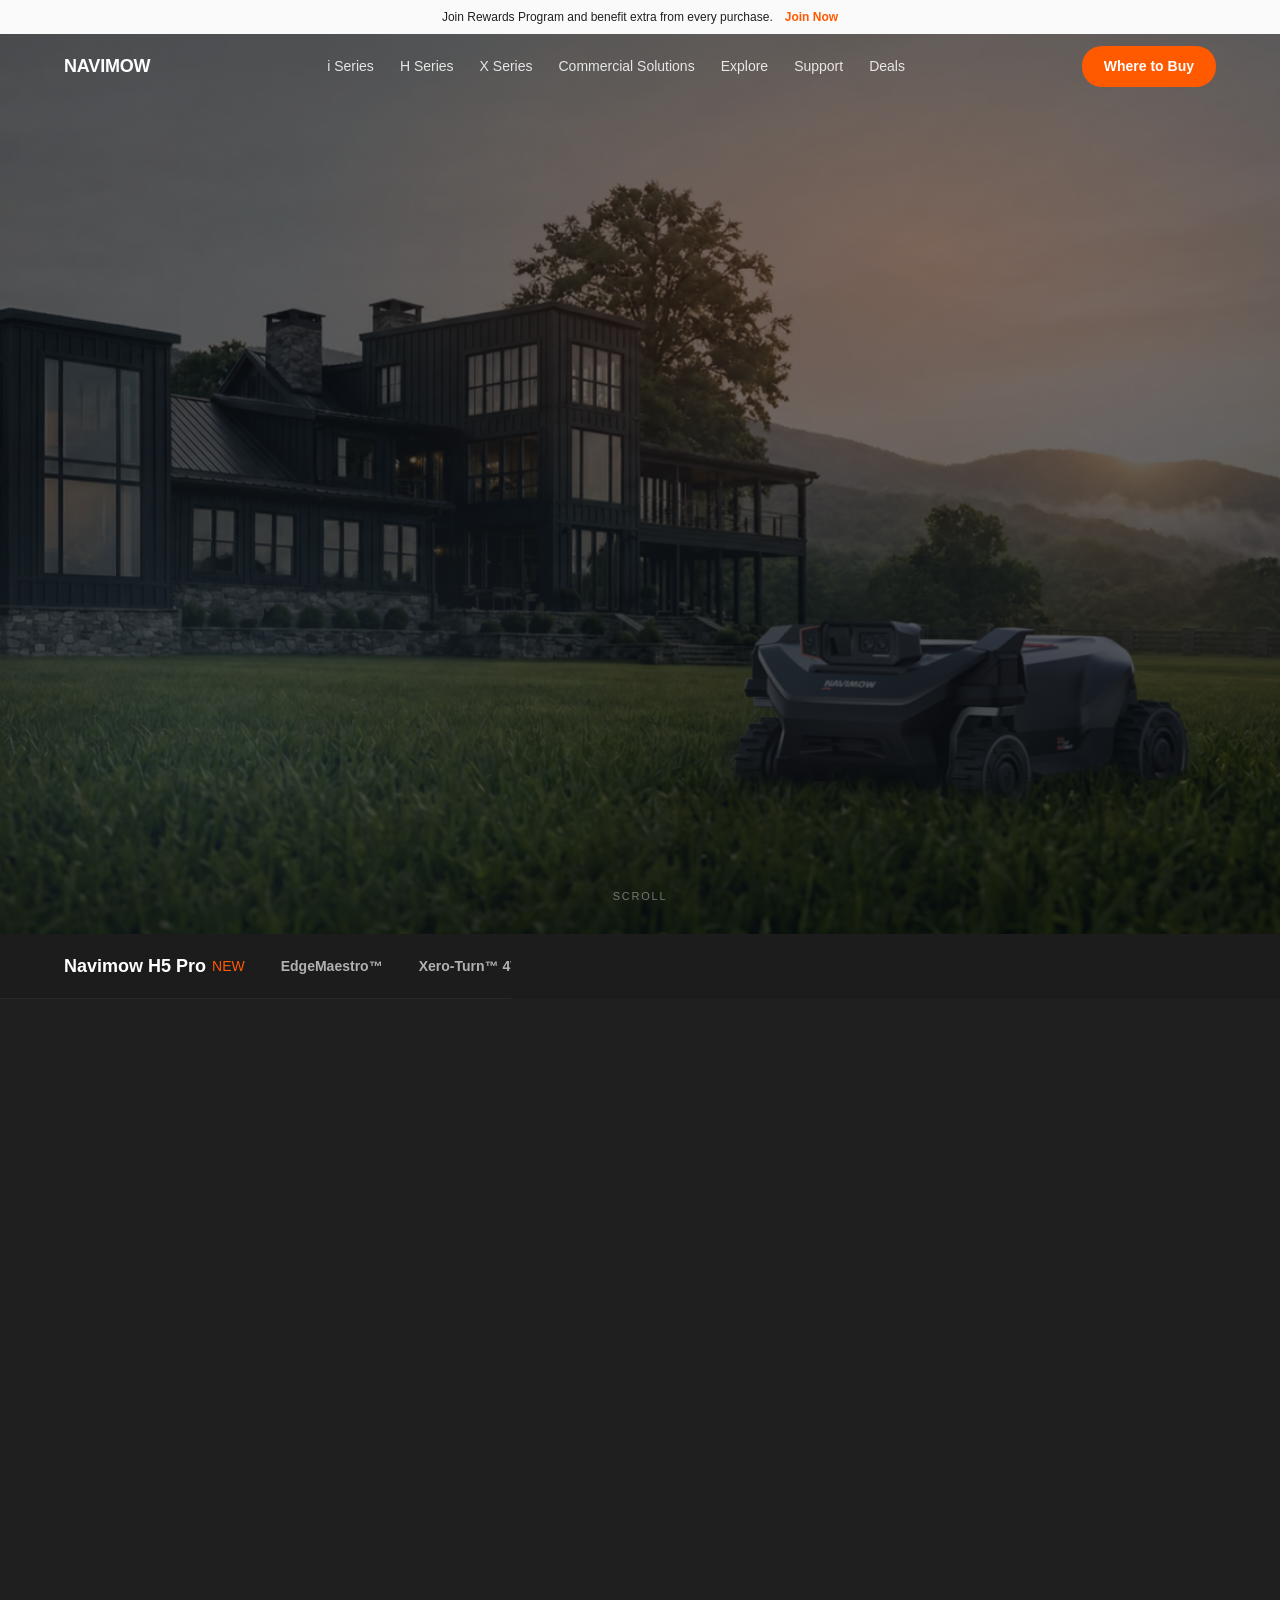
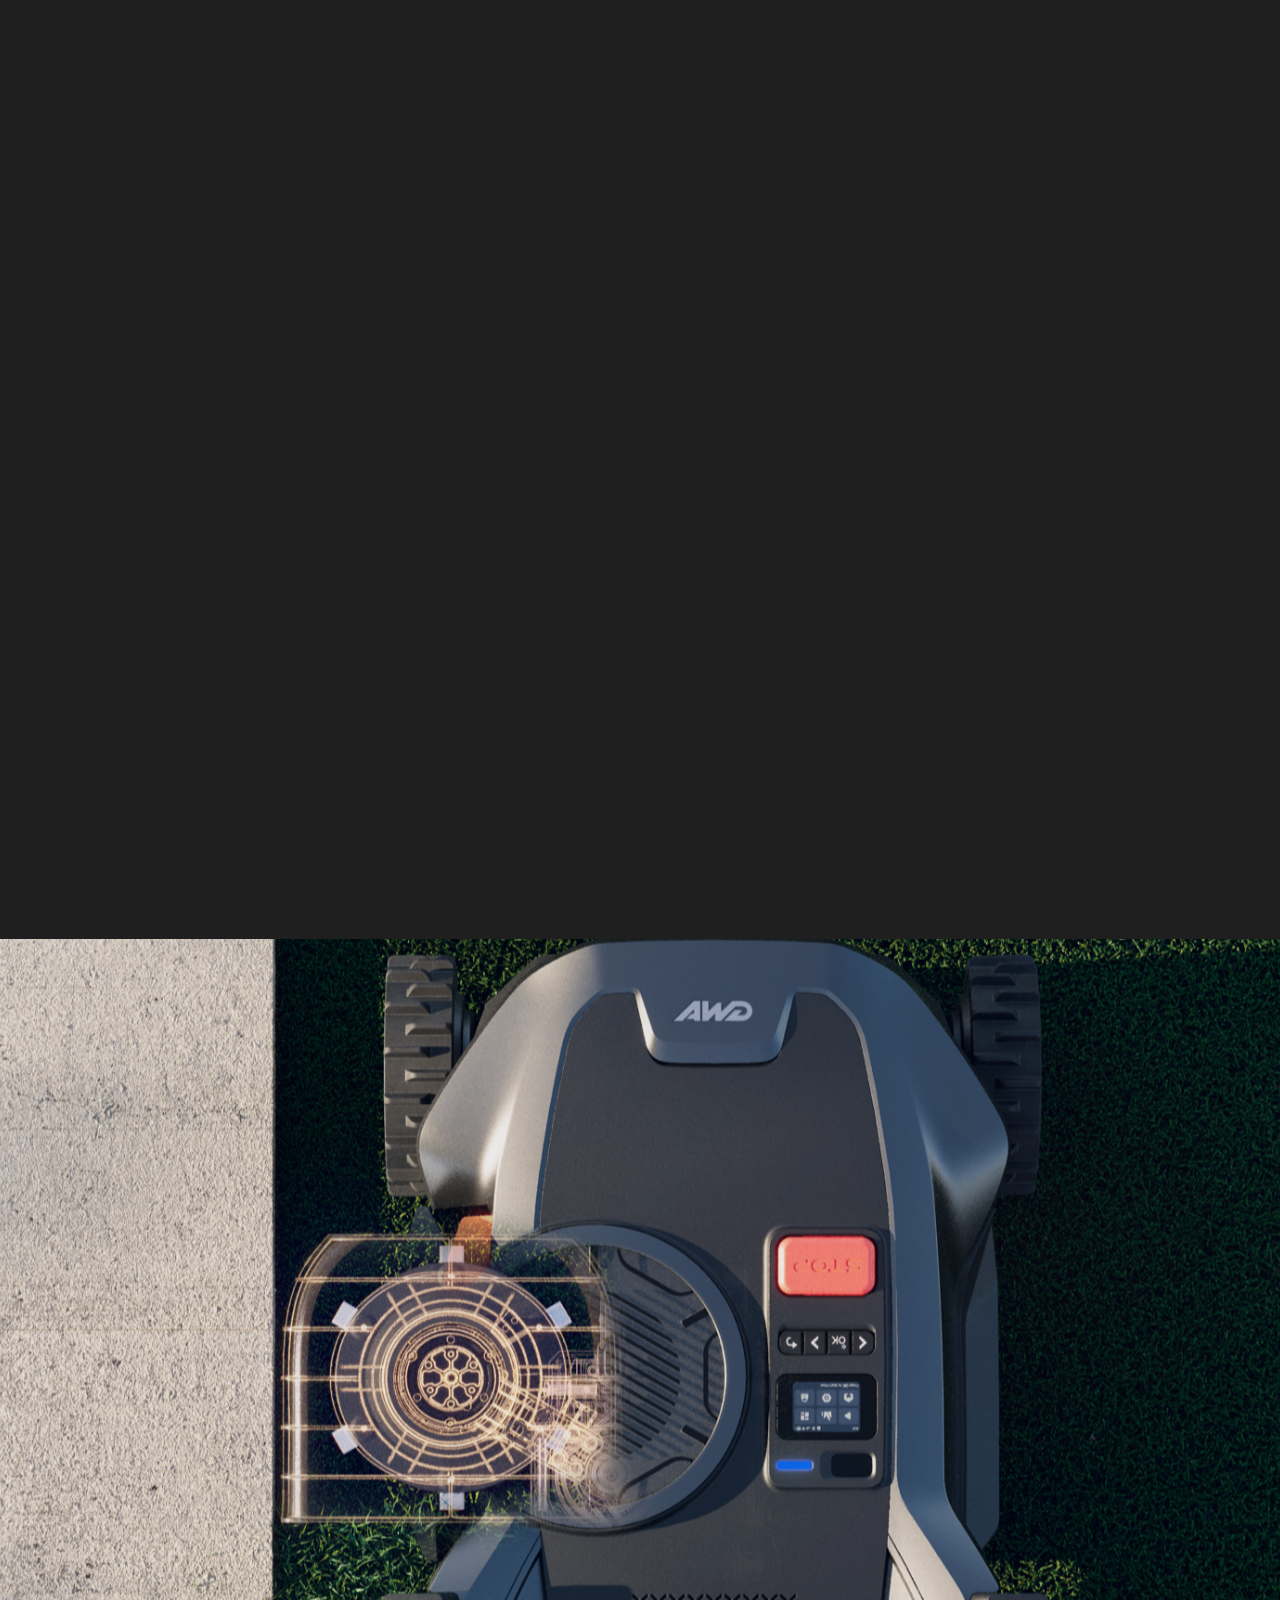
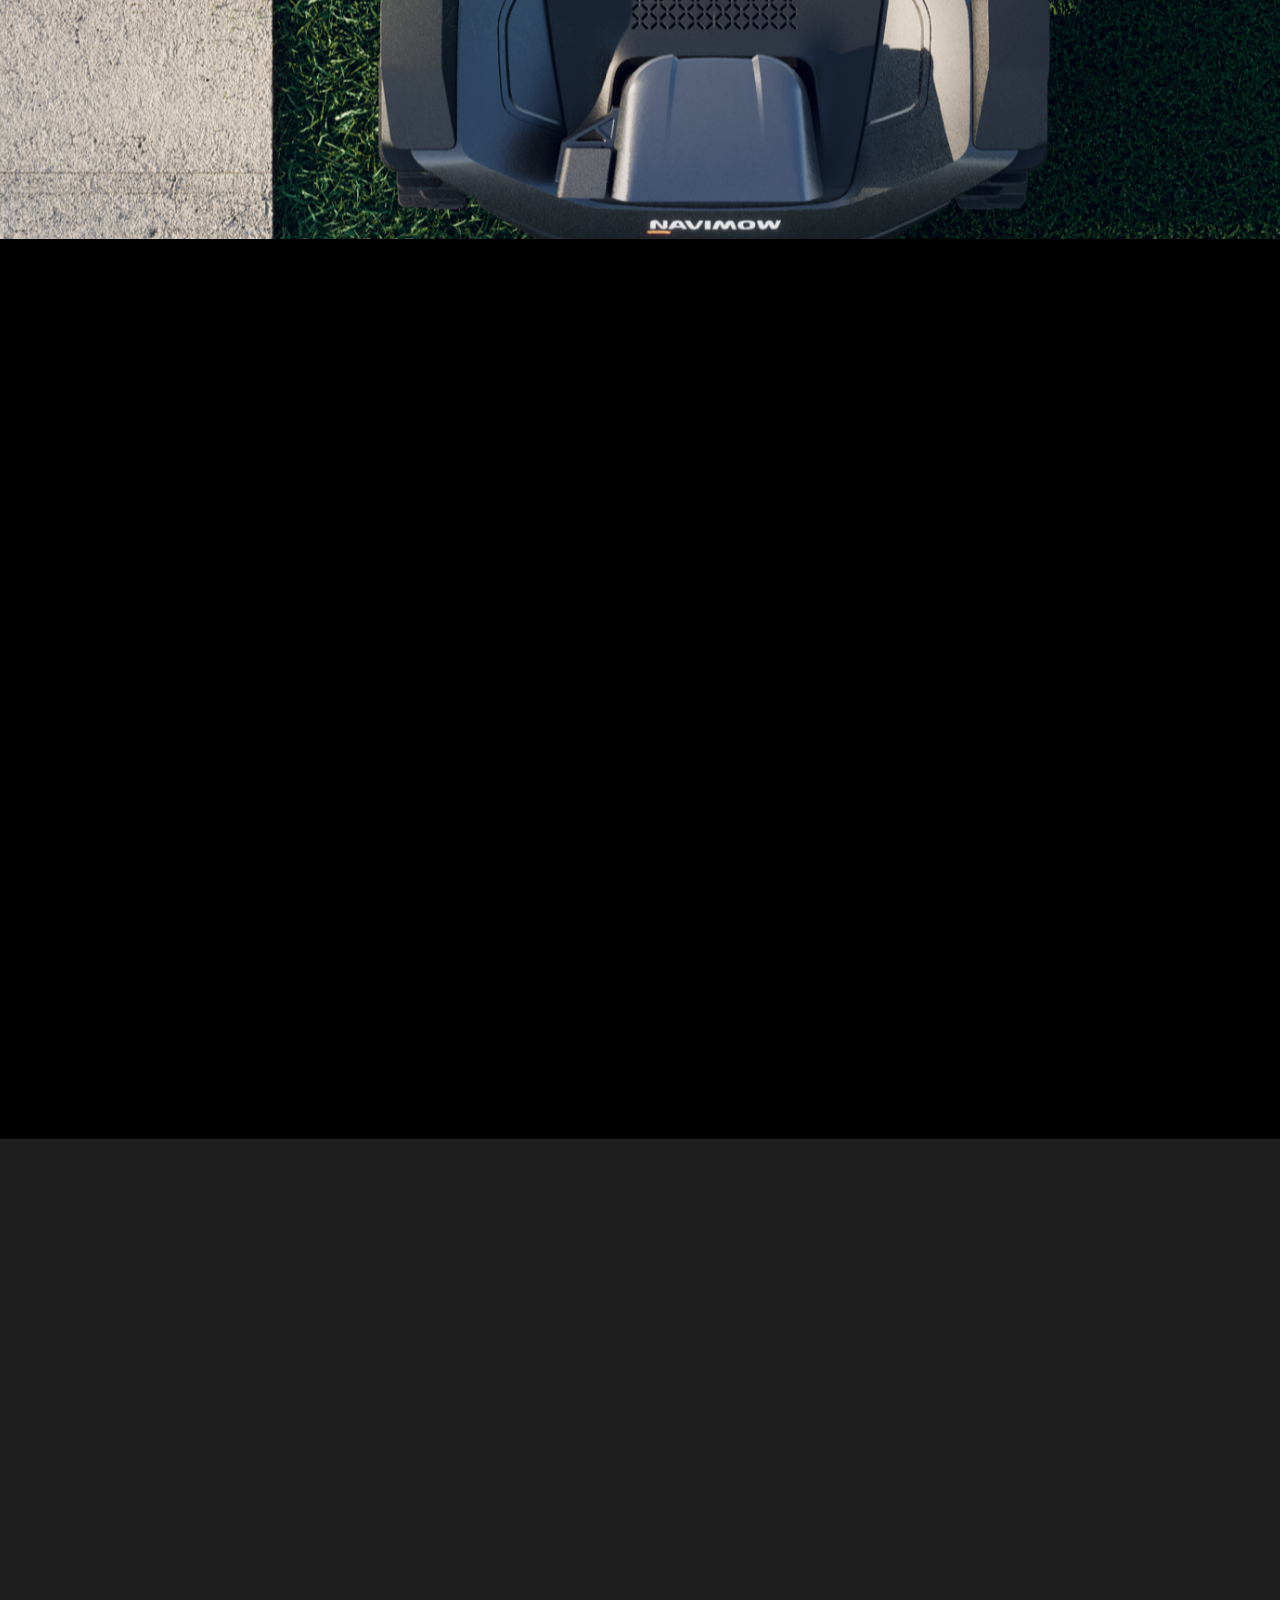
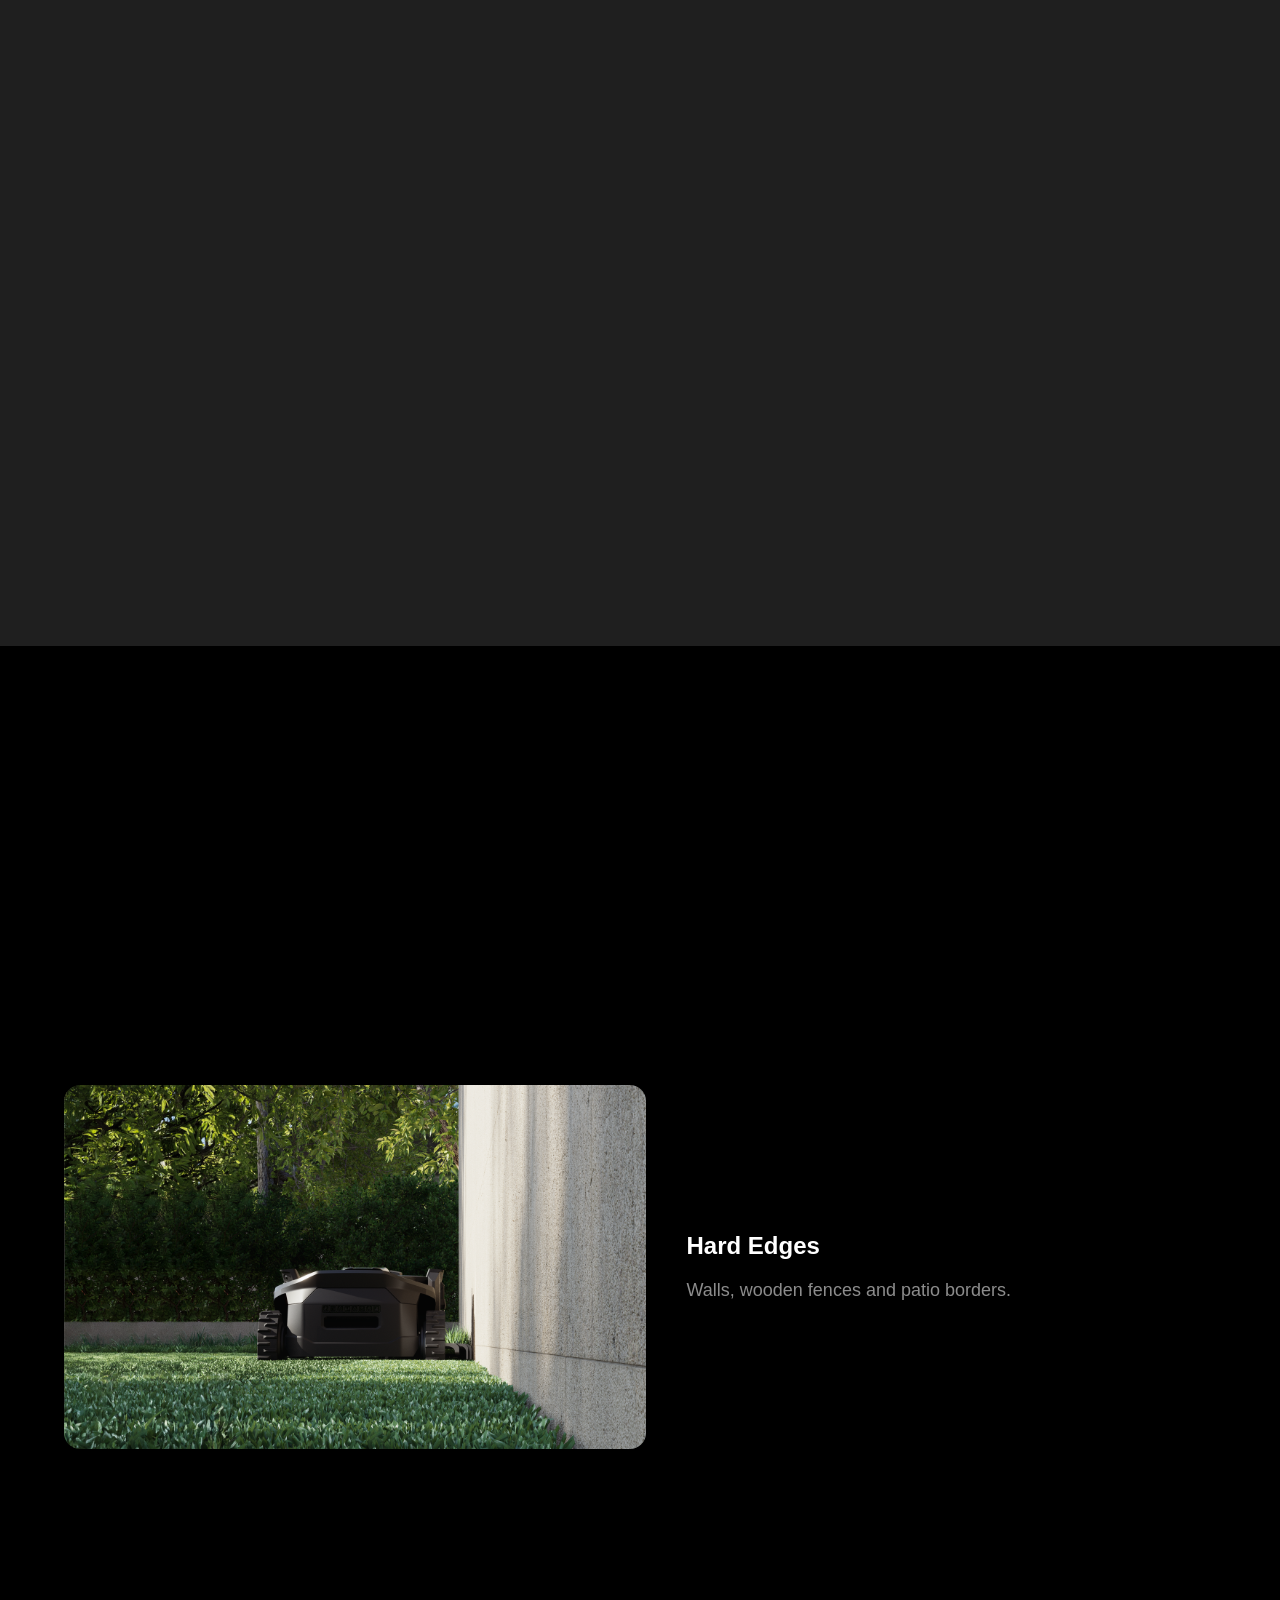
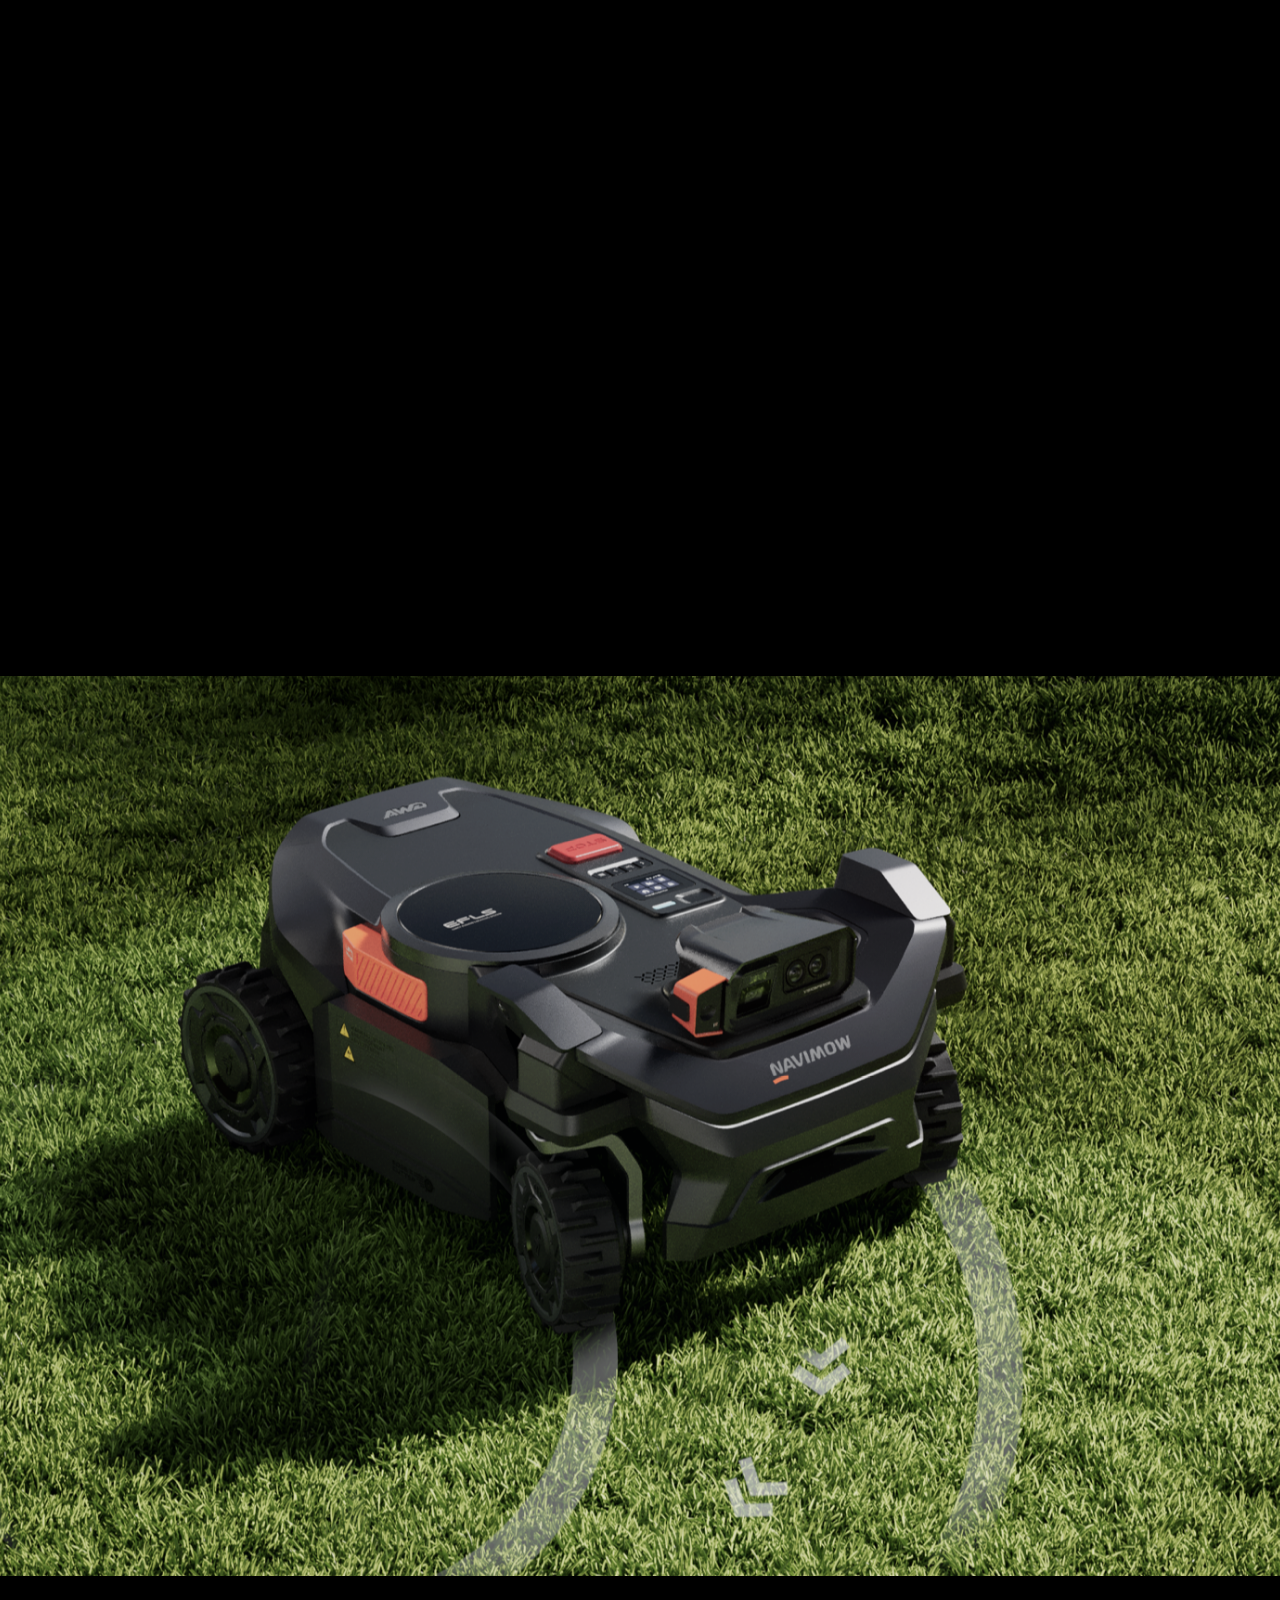
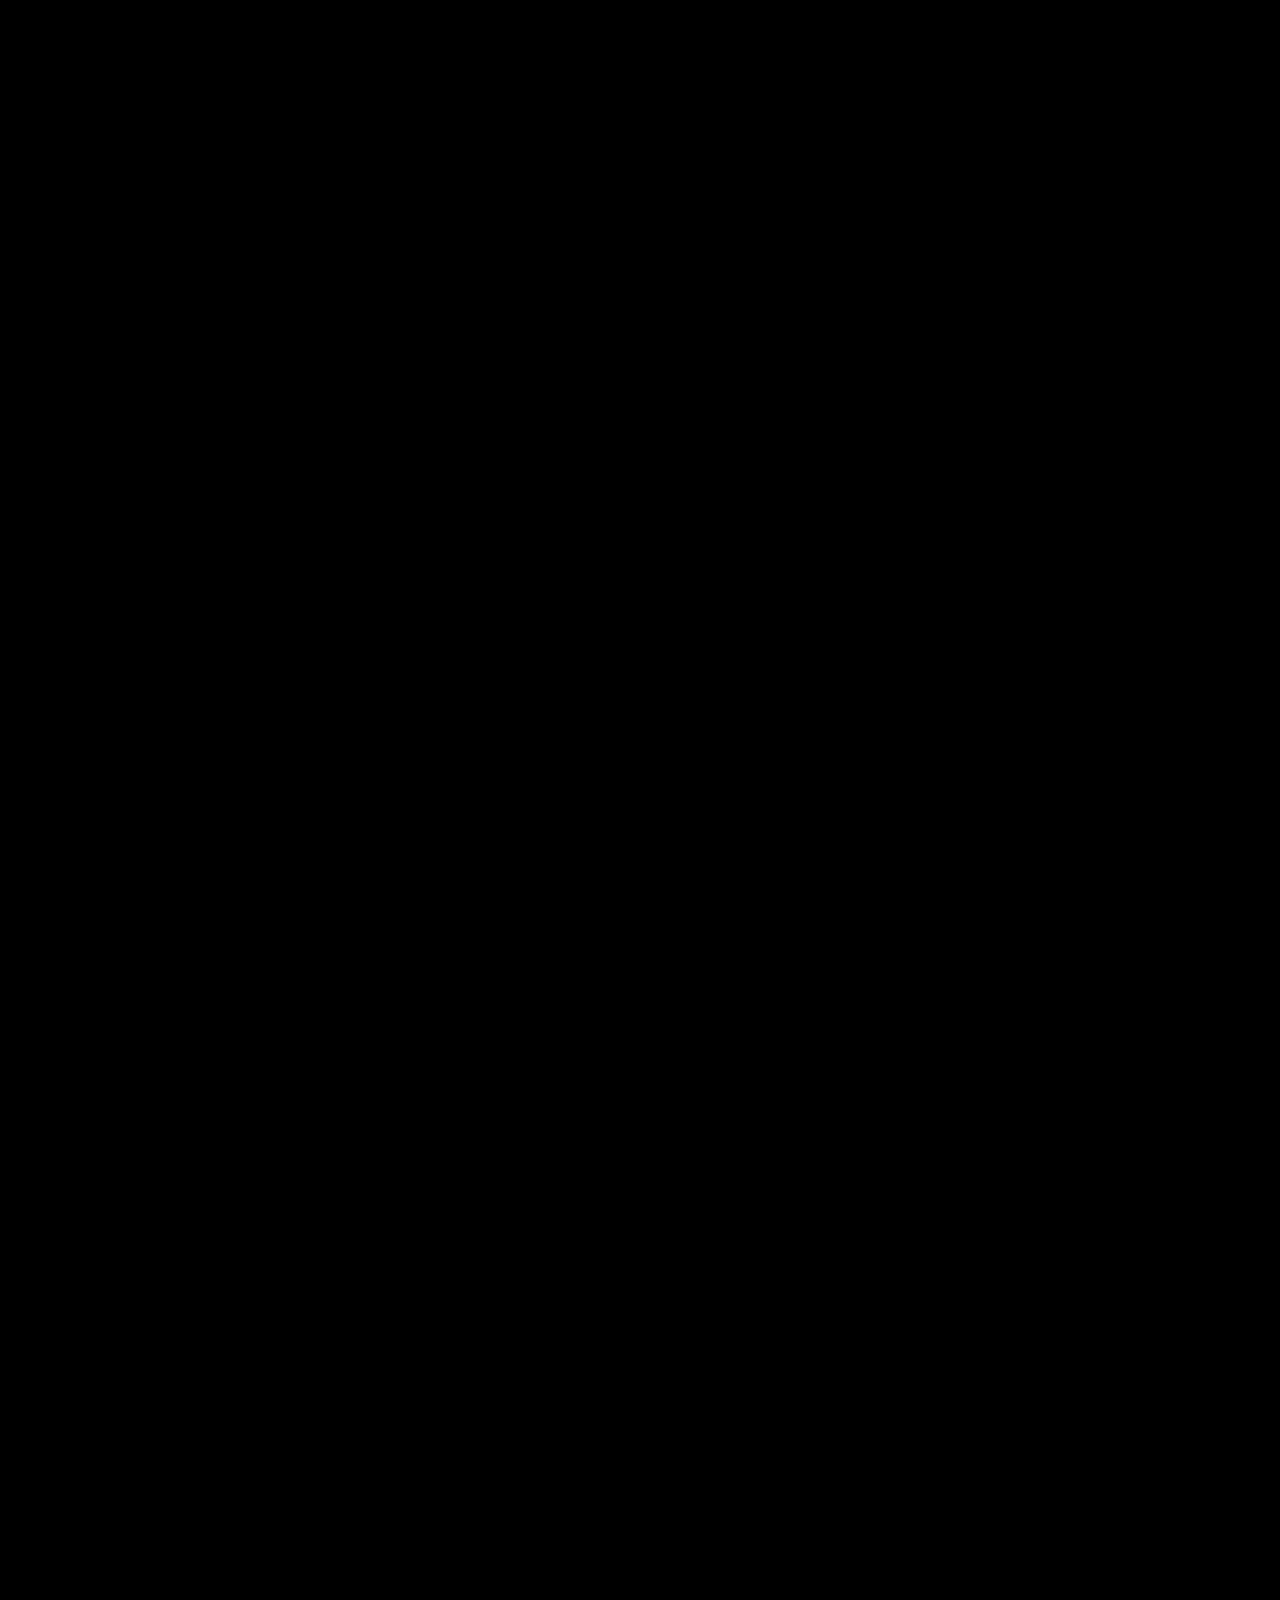
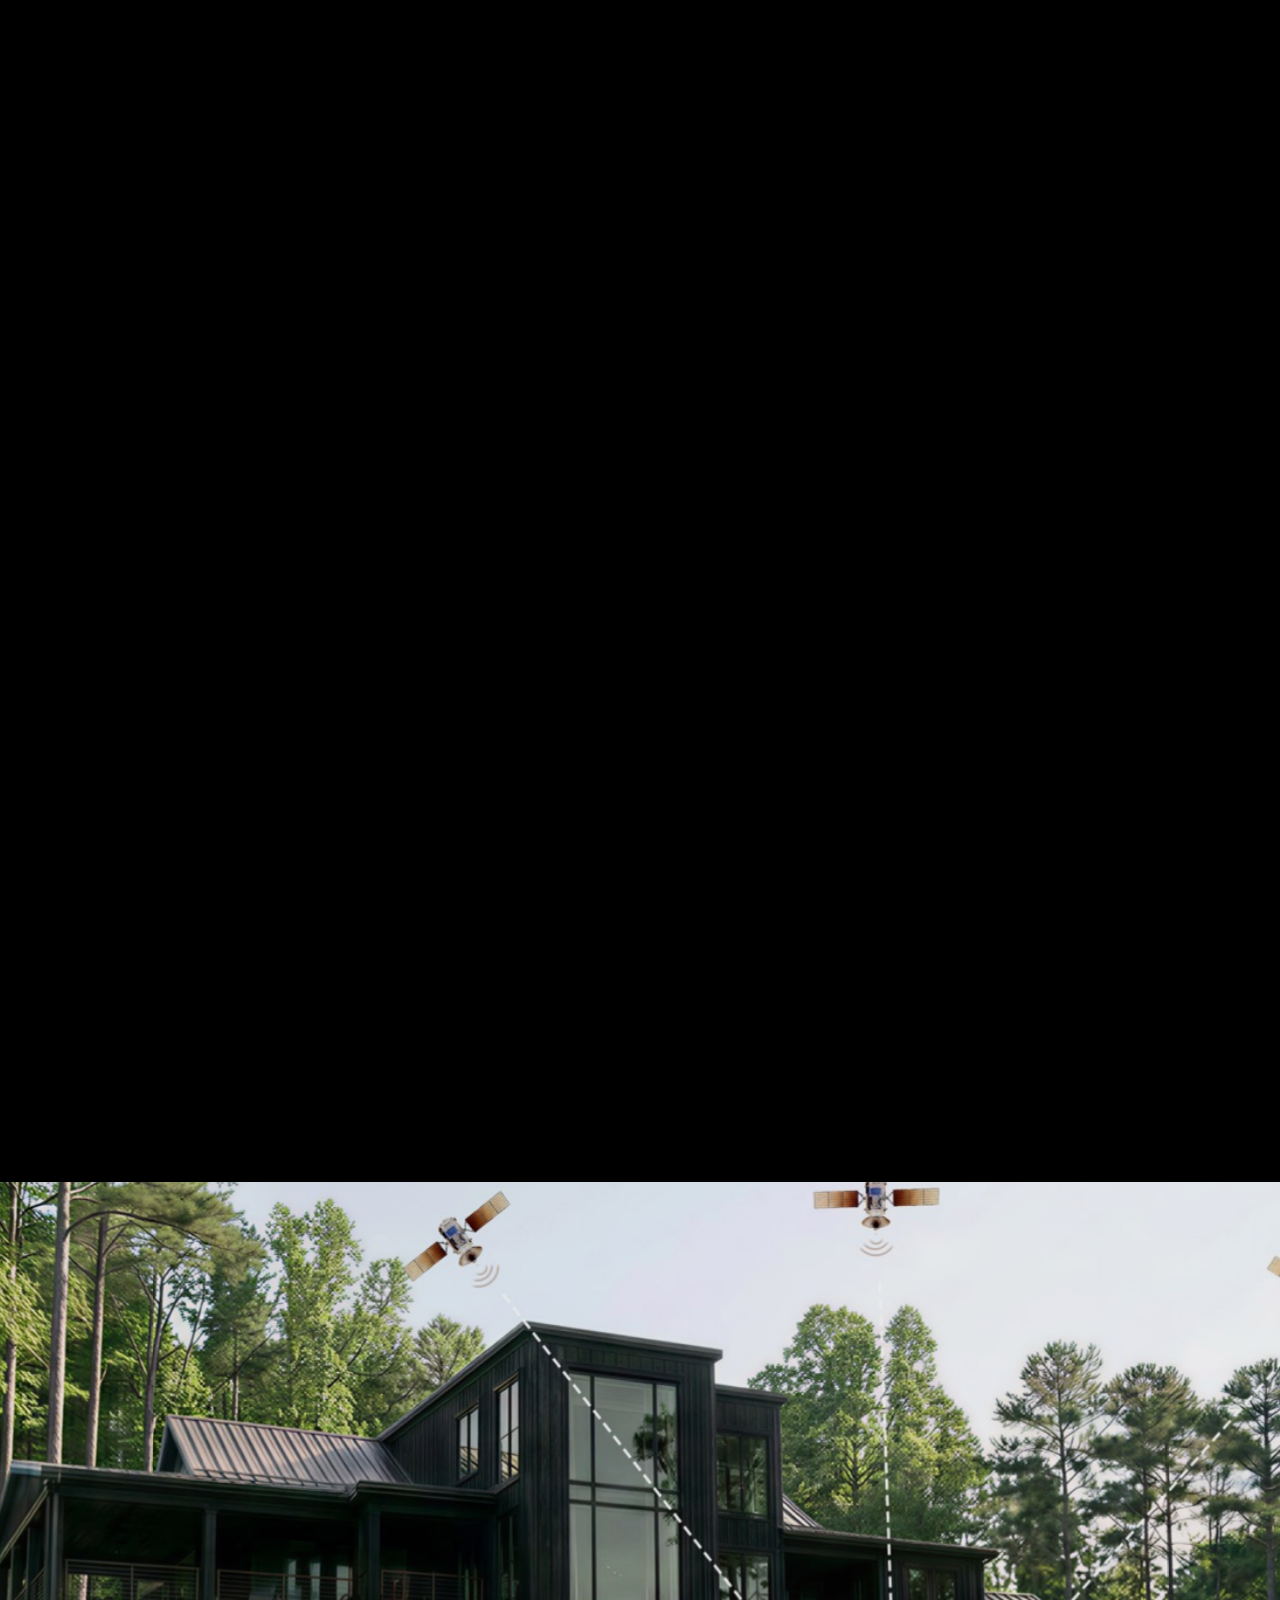
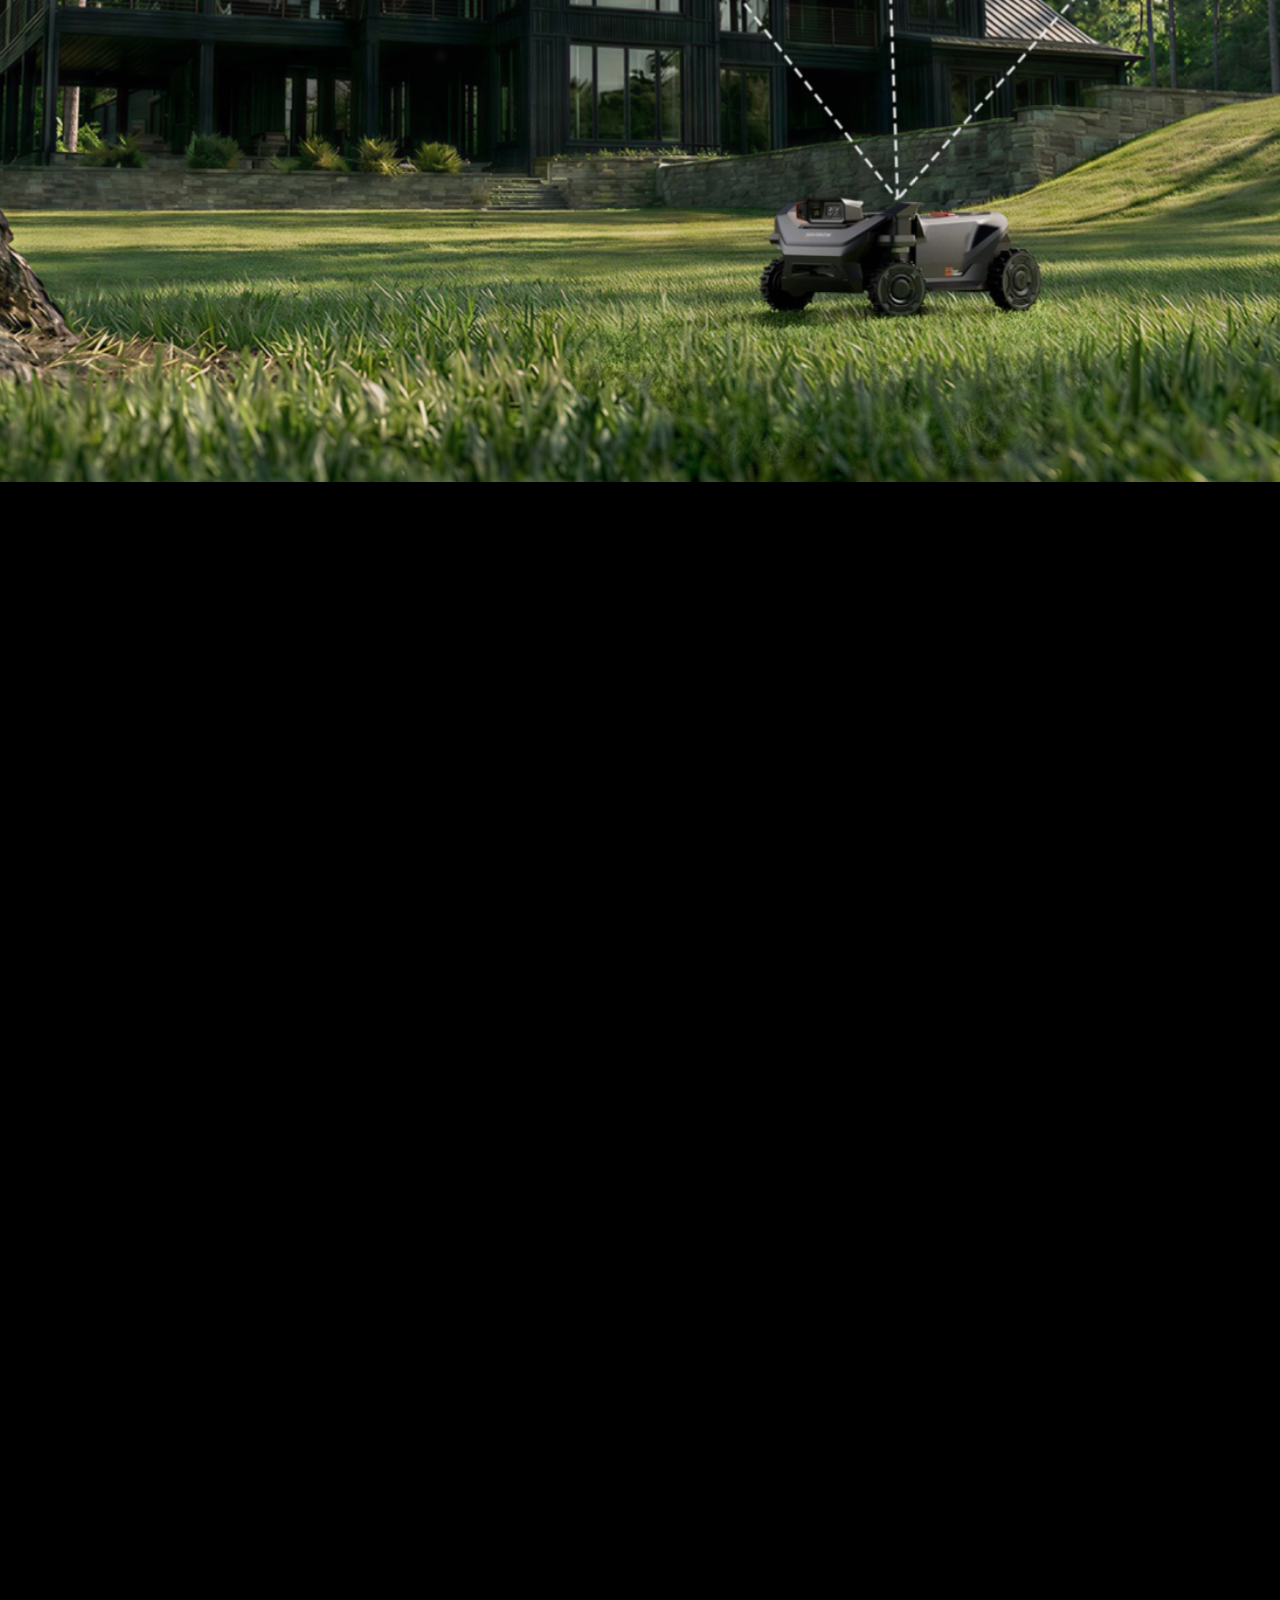
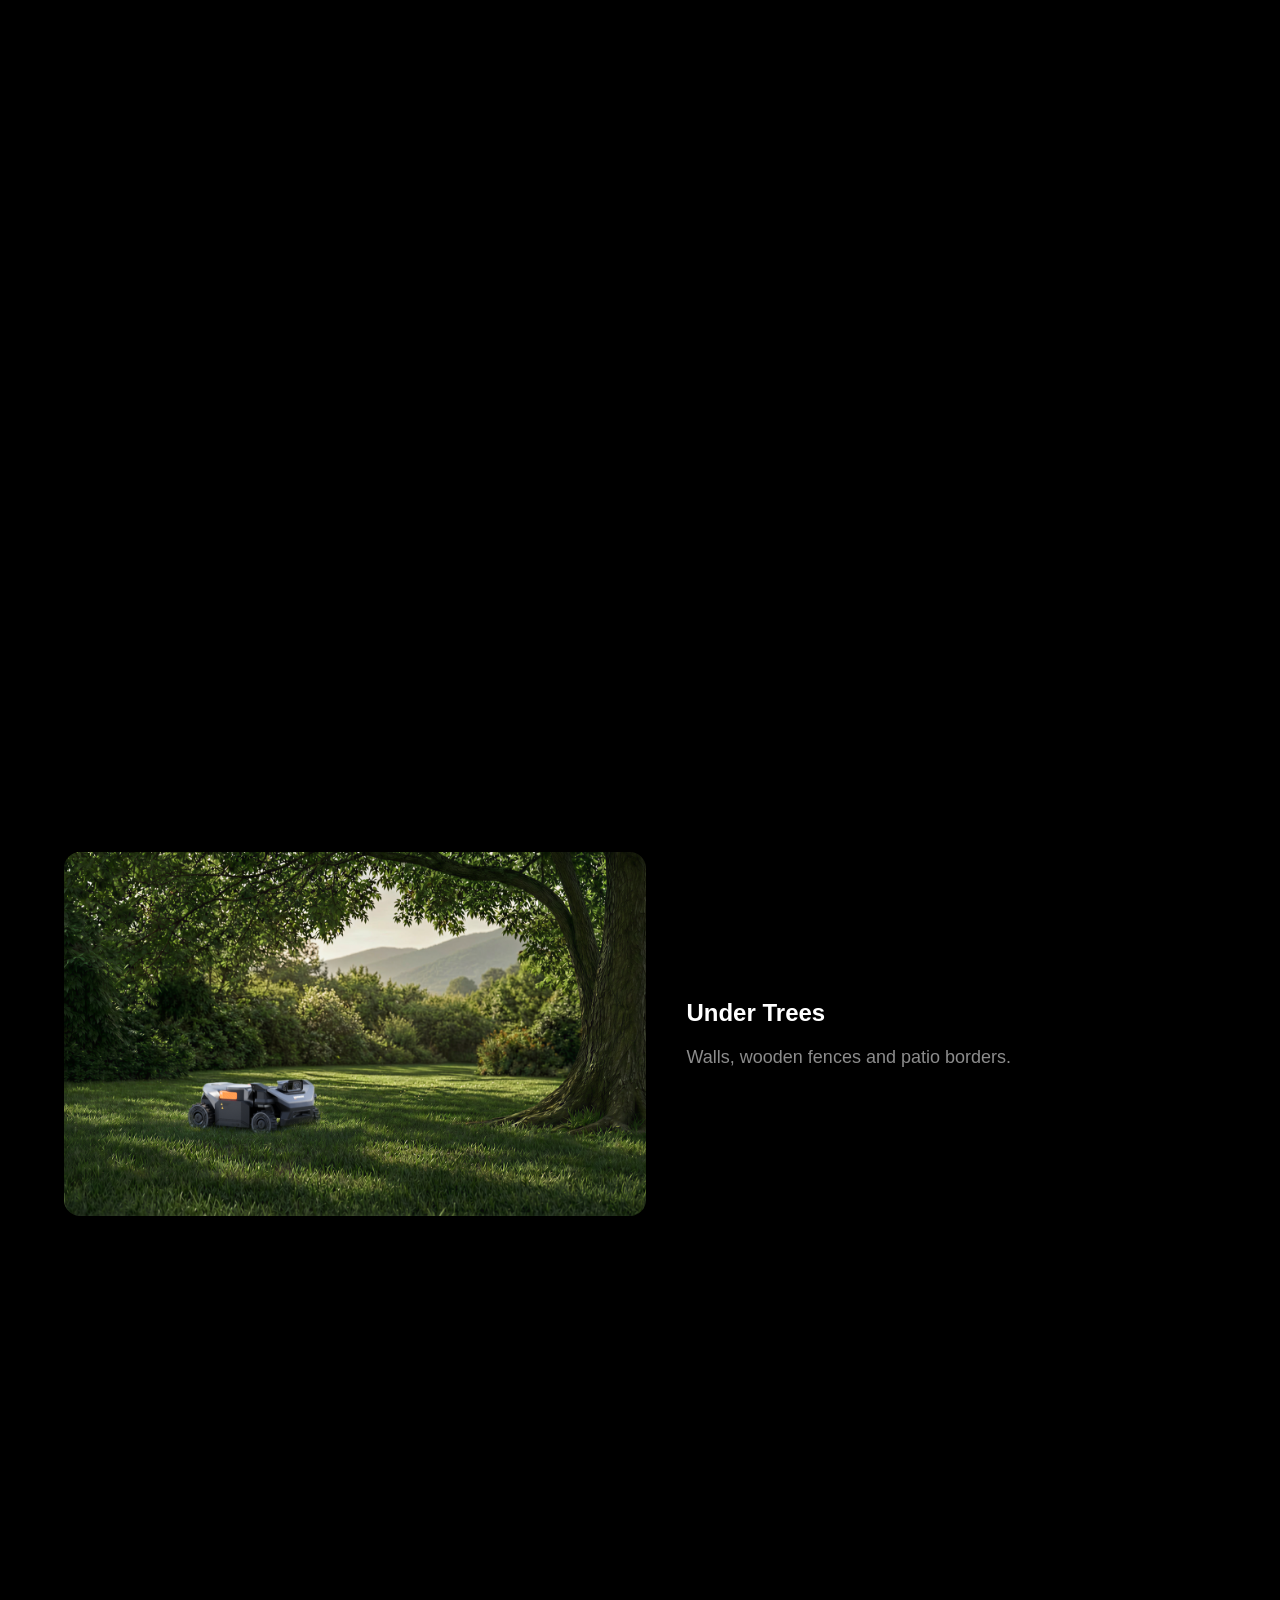
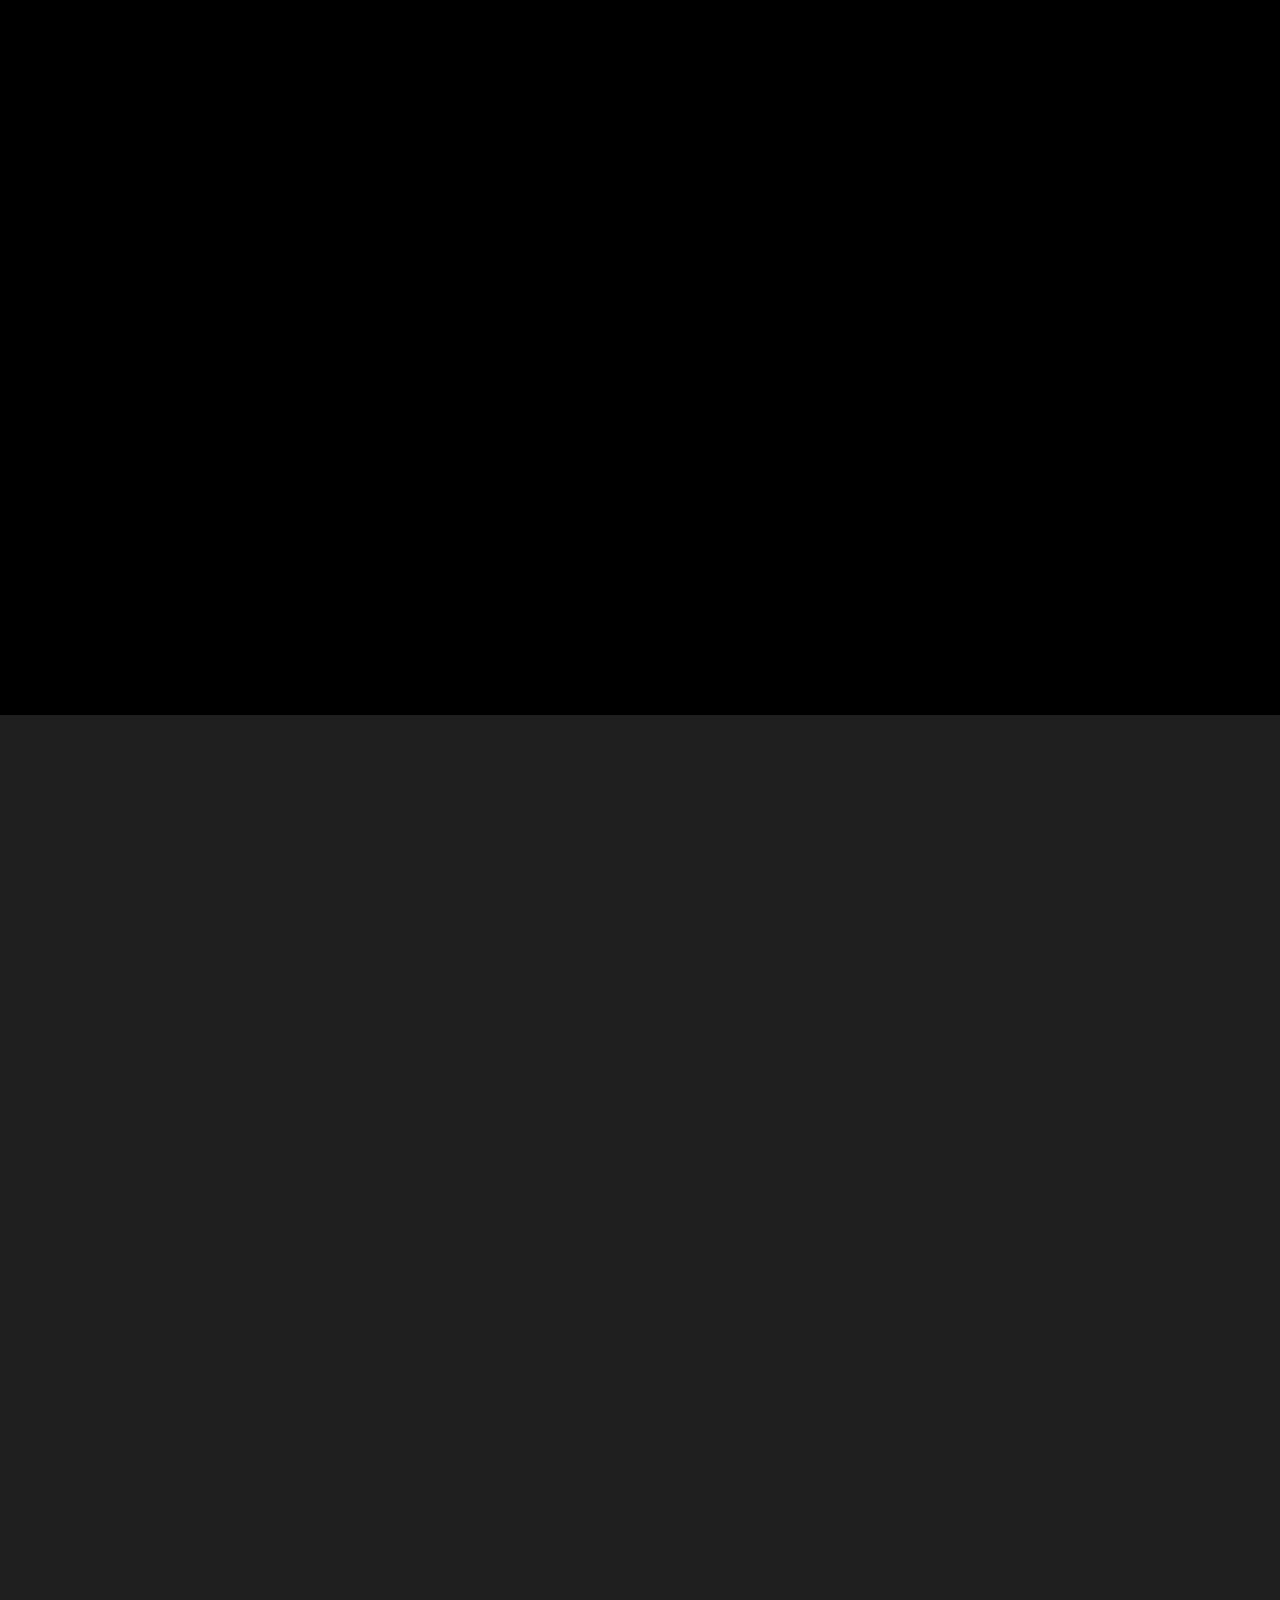
<file: templates/h5pro/index.html>
<!DOCTYPE html>
<html lang="en">
<head>
<meta charset="UTF-8">
<meta name="viewport" content="width=device-width, initial-scale=1.0">
<title>Navimow H5 Pro — Crafted to the Millimetre</title>
<style>
  :root{
    --brand:#FF5A00;
    --bg-dark:#1F1F1F;
    --bg-black:#000000;
    --bg-footer:#161616;
    --white:#FFFFFF;
    --gray:#8C8C8C;
    --gray-soft:#F5F5F5;
    --white-66:rgba(255,255,255,.66);
    --white-44:rgba(255,255,255,.44);
    --black-44:rgba(0,0,0,.44);
    --black-66:rgba(0,0,0,.66);
    --font:"Inter","MiSans Latin","Noto Sans SC",-apple-system,BlinkMacSystemFont,"PingFang SC","Microsoft YaHei",sans-serif;
    --content:1200px;
    --ease:cubic-bezier(.22,.61,.36,1);
  }
  *{margin:0;padding:0;box-sizing:border-box}
  html{scroll-behavior:smooth}
  body{font-family:var(--font);color:var(--white);background:var(--bg-black);-webkit-font-smoothing:antialiased;overflow-x:hidden;line-height:1.5}
  img{display:block;max-width:100%}
  a{text-decoration:none;color:inherit}
  button{font-family:var(--font)}
  .wrap{max-width:var(--content);margin:0 auto;padding:0 24px}

  /* ===== 滚动驱动动效（统一引擎：进场+出场+stagger） ===== */
  .reveal{opacity:0;transform:translateY(60px);will-change:opacity,transform}
  .reveal[data-anim="left"]{transform:translateX(80px)}
  .reveal[data-anim="right"]{transform:translateX(-80px)}
  .reveal[data-anim="zoom"]{transform:scale(.8)}
  .reveal[data-anim="fade"]{transform:none}

  /* Hero 标题 clip 揭示（逐行从下揭出） */
  .hero-title{opacity:0;clip-path:inset(0 0 100% 0);transform:translateY(30px);will-change:opacity,transform,clip-path}

  /* 数据 count-up */
  .count{font-variant-numeric:tabular-nums}

  /* 卡片图片 hover 缩放 */
  .c .ph,.ksp-item .ic,.tab-panel .ph{transition:transform .6s var(--ease)}
  .c:hover .ph{transform:scale(1.06)}
  .c{transition:transform .4s var(--ease),border-color .4s,background .4s}
  .c:hover{transform:translateY(-6px)}

  /* Tab 面板切换过渡 */
  .tab-panel.active{animation:tabIn .5s var(--ease)}
  @keyframes tabIn{from{opacity:0;transform:translateY(20px)}to{opacity:1;transform:none}}

  /* 按钮 hover 微交互 */
  .btn{transition:transform .3s var(--ease),background .3s,box-shadow .3s}
  .btn.primary:hover{transform:translateY(-2px);box-shadow:0 10px 28px rgba(255,90,0,.35)}
  .btn.dark:hover{transform:translateY(-2px)}

  /* 通用 kicker / 标题 */
  .kicker{font-size:20px;font-weight:600;color:var(--brand);letter-spacing:.01em}
  .kicker.sm{font-size:18px}
  h2.sec{font-weight:600;letter-spacing:-.02em;line-height:1.12;margin-top:16px}
  h2.sec.lg{font-size:64px}
  h2.sec.md{font-size:48px}
  h2.sec.xl{font-size:56px}
  .lede{font-size:18px;color:var(--gray);margin-top:18px;max-width:62ch;line-height:1.6}

  /* 按钮 */
  .btn{display:inline-flex;align-items:center;justify-content:center;gap:8px;padding:0 28px;height:48px;border-radius:999px;font-size:16px;font-weight:600;cursor:pointer;border:none;transition:transform .25s var(--ease),background .25s,opacity .25s}
  .btn.primary{background:var(--brand);color:#fff}
  .btn.primary:hover{opacity:.9;transform:translateY(-2px)}
  .btn.dark{background:rgba(255,255,255,.08);color:#fff}
  .btn.dark:hover{background:rgba(255,255,255,.16)}
  .btn.light-ghost{background:rgba(0,0,0,.04);color:#000}
  .btn.light-ghost:hover{background:rgba(0,0,0,.08)}
  .link{display:inline-flex;align-items:center;gap:6px;font-size:18px;font-weight:400;color:var(--brand);margin-top:24px}

  /* ===== 顶部广告条 ===== */
  .topbar{background:#FAFAFA;color:rgba(0,0,0,.88)}
  .topbar .wrap{display:flex;align-items:center;justify-content:center;height:34px;gap:12px;font-size:12px;font-family:"Open Sans",var(--font)}
  .topbar a{color:var(--brand);font-weight:600}

  /* ===== 主导航 ===== */
  .nav{position:absolute;top:34px;left:0;right:0;z-index:100;transition:background .3s,box-shadow .3s}
  .nav .wrap{display:flex;align-items:center;justify-content:space-between;height:64px}
  .nav .logo{font-weight:800;font-size:18px;letter-spacing:-.01em;display:flex;align-items:center;gap:8px;color:#fff}
  .nav .menu{display:flex;gap:26px;align-items:center}
  .nav .menu a{color:rgba(255,255,255,.85);font-size:14px;font-weight:500;transition:color .2s}
  .nav .menu a:hover{color:#fff}
  .nav .buy{background:var(--brand);color:#fff;font-size:14px;font-weight:600;padding:10px 22px;border-radius:20px}
  .nav.sticky{position:fixed;top:0;background:rgba(0,0,0,.85);backdrop-filter:blur(14px)}

  /* ===== 首屏 Hero ===== */
  .hero{position:relative;min-height:100vh;display:flex;align-items:center;background:
    radial-gradient(1100px 560px at 72% 24%,rgba(255,90,0,.22),transparent 58%),
    radial-gradient(800px 480px at 16% 76%,rgba(65,93,116,.30),transparent 55%),
    linear-gradient(155deg,#0a0d10 0%,#13181e 52%,#0a0d10 100%);
    overflow:hidden}
  .hero .hero-bg{position:absolute;inset:-6%;background:url(assets/hero.png) center/cover no-repeat;
    opacity:.32;animation:kenburns 22s ease-in-out infinite alternate;will-change:transform}
  @keyframes kenburns{from{transform:scale(1)}to{transform:scale(1.12)}}
  .hero .wrap{position:relative;z-index:2;padding-top:150px;padding-bottom:140px}
  .hero .eyebrow{font-size:24px;font-weight:600;margin-bottom:20px;display:flex;align-items:center;gap:12px}
  .hero .eyebrow::before{content:"";width:26px;height:3px;background:var(--brand)}
  .hero h1{font-size:clamp(40px,6vw,72px);font-weight:600;letter-spacing:-.03em;line-height:1.06;max-width:14ch}
  .hero h1 .accent{color:var(--brand)}
  .hero .sub{font-size:18px;color:rgba(255,255,255,.7);margin-top:24px;max-width:48ch;line-height:1.6}
  .hero .btns{display:flex;gap:14px;margin-top:38px}
  .hero .scroll{position:absolute;bottom:30px;left:50%;transform:translateX(-50%);font-size:11px;letter-spacing:.16em;color:rgba(255,255,255,.4);animation:bob 2s infinite}
  @keyframes bob{0%,100%{transform:translate(-50%,0)}50%{transform:translate(-50%,8px)}}

  /* ===== 次级导航（吸顶锚点） ===== */
  .subnav{position:sticky;top:0;z-index:90;background:rgba(31,31,31,.92);backdrop-filter:blur(14px);border-bottom:1px solid rgba(255,255,255,.06)}
  .subnav .wrap{display:flex;align-items:center;gap:8px;height:64px;overflow-x:auto;scrollbar-width:none}
  .subnav .wrap::-webkit-scrollbar{display:none}
  .subnav .pn{font-size:18px;font-weight:600;color:#fff;margin-right:14px;display:flex;align-items:center;gap:6px;white-space:nowrap}
  .subnav .pn .tag{font-size:14px;color:var(--brand);font-weight:400}
  .subnav a{font-size:14px;font-weight:600;color:var(--white-66);white-space:nowrap;padding:8px 14px;border-radius:18px;transition:.2s}
  .subnav a:hover{color:#fff}
  .subnav a.on{color:#fff;background:rgba(255,90,0,.18)}
  .subnav a.buy{background:var(--brand);color:#fff}

  /* ===== 深色 section 通用 ===== */
  section.dark{background:var(--bg-dark)}
  section.black{background:var(--bg-black)}
  section.light{background:var(--white);color:var(--bg-black)}
  section.light .lede{color:var(--black-44)}
  section.light .kicker{color:var(--brand)}
  .pad{padding:96px 0}

  /* ===== KSP ===== */
  /* ===== KSP：拼贴卡片墙样式（对齐设计系统组件 v1.2） ===== */
  /* 3列×10行 Grid，每列跨度 4+6 / 7+3 / 5+5，四边严格对齐 */
  .ksp-grid{
    display:grid;
    grid-template-columns:repeat(3, 1fr);
    grid-template-rows:repeat(10, 88px);
    gap:16px;
    margin-top:52px;
  }
  .ksp-grid .ksp-item{
    position:relative;
    border-radius:16px;                  /* 拼贴卡 16 倒角 */
    overflow:hidden;
    background:#1A1A1A;
    cursor:pointer;
    isolation:isolate;
    transform-style:preserve-3d;
    will-change:transform;
  }
  .ksp-grid .ksp-item .media{position:absolute;inset:0;z-index:0;overflow:hidden}
  .ksp-grid .ksp-item .media img{
    width:100%;height:100%;object-fit:cover;display:block;
    transform:scale(1.001);transition:transform .7s var(--ease);
  }
  /* 文字叠加层：边距16，默认左下 */
  .ksp-grid .ksp-item .text{
    position:absolute;inset:0;z-index:1;
    display:flex;flex-direction:column;justify-content:flex-end;align-items:flex-start;
    padding:16px;color:#fff;pointer-events:none;
  }
  .ksp-grid .ksp-item .text h3{font-size:22px;font-weight:600;line-height:1.35;letter-spacing:.01em;text-shadow:0 1px 12px rgba(0,0,0,.5)}
  .ksp-grid .ksp-item .text p{font-size:14px;font-weight:400;line-height:1.5;margin-top:6px;color:var(--white-70);text-shadow:0 1px 8px rgba(0,0,0,.55)}
  /* 渐变遮罩：保证叠加文字可读 */
  .ksp-grid .ksp-item .scrim{
    position:absolute;inset:0;z-index:0;pointer-events:none;
    background:linear-gradient(to top,rgba(0,0,0,.62) 0%,rgba(0,0,0,.18) 45%,transparent 70%);
  }
  /* Hover：媒体轻微放大（3D 倾斜由 JS 驱动） */
  .ksp-grid .ksp-item:hover .media img{transform:scale(1.06)}
  /* 行跨度（每列之和恒为 10） */
  .ksp-grid .ka{grid-row:1/span 4}
  .ksp-grid .kb{grid-row:5/span 6}
  .ksp-grid .kc{grid-row:1/span 7}
  .ksp-grid .kd{grid-row:8/span 3}
  .ksp-grid .ke{grid-row:1/span 5}
  .ksp-grid .kf{grid-row:6/span 5}
  /* 列位置（显式放置，防自动布局逃逸到隐式行） */
  .ksp-grid .kcol1{grid-column:1}.ksp-grid .kcol2{grid-column:2}.ksp-grid .kcol3{grid-column:3}
  .ksp-metric{display:grid;grid-template-columns:repeat(4,1fr);gap:20px;margin-top:56px;padding-top:40px;border-top:1px solid rgba(255,255,255,.08)}
  .ksp-metric b{font-size:28px;font-weight:600;color:#fff;display:block}
  .ksp-metric span{font-size:16px;color:var(--white-66)}

  /* ===== 全屏卡片（scroll-pin 钉住 + 深色卖点） ===== */
  /* 滚动轨道：提供 200vh 滚动空间，fullcard 在其中钉住 */
  .fcwrap{height:200vh;position:relative}
  .fullcard{position:sticky;top:0;height:100vh;display:flex;align-items:center;background:
    radial-gradient(900px 500px at 78% 32%,rgba(255,90,0,.20),transparent 55%),
    linear-gradient(150deg,#0b0e11 0%,#151a20 55%,#0b0e11 100%);overflow:hidden;
    perspective:1200px}
  .fullcard .wrap{position:relative;z-index:2;max-width:var(--content);margin:0 auto;width:100%}
  .fullcard .wrap .fc-txt{max-width:52%}
  /* 图片容器：随 --pi(图片进度) 从全屏缩到右侧，前段完成 */
  .fullcard .visual{
    position:absolute;top:0;bottom:0;
    left:calc(54% * var(--pi,0));
    width:calc(100% - 54% * var(--pi,0));
    overflow:hidden;will-change:left,width}
  .fullcard .visual .ph{
    width:100%;height:100%;background-size:cover;background-position:center;opacity:.92;
    transform:scale(calc(1.16 - .16 * var(--pi,0)));
    transform-origin:center center;
    transition:transform .1s linear;will-change:transform}
  /* 文字：严格靠左，图片缩完后才浮现 */
  .fullcard .fc-txt{opacity:0;transform:translateY(40px);will-change:opacity,transform}

  /* ===== 数据强调 ===== */
  .datagrid{display:flex;flex-direction:column;gap:36px;margin-top:48px}
  .datagrid .row h3{font-size:48px;font-weight:600;color:var(--brand);letter-spacing:-.02em;line-height:1.1}
  .datagrid .row p{font-size:18px;color:var(--gray);margin-top:4px}

  /* ===== Tab ===== */
  .tab-bar{display:flex;gap:10px;margin-top:36px;flex-wrap:wrap}
  .tab-btn{padding:12px 22px;border-radius:24px;border:1px solid rgba(255,255,255,.14);background:transparent;font-size:16px;font-weight:600;color:var(--white-66);cursor:pointer;transition:.25s}
  .tab-btn:hover{color:#fff;border-color:rgba(255,255,255,.4)}
  .tab-btn.active{background:var(--brand);border-color:var(--brand);color:#fff}
  .tab-panel{display:none;margin-top:30px}
  .tab-panel.active{display:grid;grid-template-columns:1.1fr 1fr;gap:40px;align-items:center}
  .tab-panel .ph{aspect-ratio:16/10;border-radius:16px;background-size:cover;background-position:center;background-color:#222;display:flex;align-items:center;justify-content:center;color:#666;font-size:14px}
  .tab-panel h3{font-size:24px;font-weight:600;margin-bottom:12px}
  .tab-panel p{font-size:18px;color:var(--gray);line-height:1.65}

  /* 卡片网格 */
  .card3{display:grid;grid-template-columns:repeat(3,1fr);gap:24px;margin-top:48px}
  .card3 .c{background:rgba(255,255,255,.04);border:1px solid rgba(255,255,255,.08);border-radius:16px;padding:28px}
  .card3 .c h3{font-size:20px;font-weight:600;margin-bottom:10px}
  .card3 .c p{font-size:18px;color:var(--white-66);line-height:1.6}
  .card3 .c .ph{aspect-ratio:1/1;border-radius:12px;background-size:cover;background-position:center;background-color:#1c1c1c;margin-bottom:18px}
  .ic2{width:56px;height:56px;border-radius:14px;background:rgba(255,90,0,.12);display:flex;align-items:center;justify-content:center;font-size:28px;margin-bottom:18px}

  /* 对比卡片（浅色 section 用） */
  .compare{display:grid;grid-template-columns:1fr 1fr;gap:24px;margin-top:44px}
  .cmp{border-radius:16px;padding:32px;border:1px solid rgba(0,0,0,.08)}
  .cmp.bad{background:var(--gray-soft)}
  .cmp.good{background:rgba(255,90,0,.06);border-color:rgba(255,90,0,.3)}
  .cmp h3{font-size:24px;font-weight:600;margin-bottom:16px}
  .cmp p{font-size:16px;color:var(--black-44);line-height:1.6;padding:6px 0}

  /* ===== 浅色 section ===== */
  section.light h2.sec{color:var(--bg-black)}
  .light .card3 .c{background:#fff;border-color:rgba(0,0,0,.08)}
  .light .card3 .c p{color:var(--black-44)}
  .light .card3 .c h3{color:var(--bg-black)}
  .light .card3 .c .ph{background:linear-gradient(135deg,#eee,#f6f6f6);background-size:cover;background-position:center}
  .light .tab-btn{border-color:rgba(0,0,0,.14);color:var(--black-66)}
  .light .tab-btn:hover{color:#000}
  .light .tab-btn.active{background:var(--brand);border-color:var(--brand);color:#fff}
  .light .tab-panel p{color:var(--black-44)}
  .light .tab-panel h3{color:var(--bg-black)}

  /* ===== Footer ===== */
  footer{background:var(--bg-footer);padding:64px 0 32px;color:var(--white-44)}
  .foot-grid{display:grid;grid-template-columns:repeat(5,1fr);gap:32px}
  .foot-col h4{color:#fff;font-size:12px;font-weight:600;margin-bottom:16px}
  .foot-col a{display:block;font-size:12px;padding:5px 0;color:var(--white-44);transition:.2s}
  .foot-col a:hover{color:#fff}
  .foot-news{margin-top:44px;padding-top:28px;border-top:1px solid rgba(255,255,255,.12);display:flex;gap:14px;align-items:center;flex-wrap:wrap}
  .foot-news span{color:#fff;font-size:12px;font-weight:600}
  .foot-news input{flex:1;min-width:220px;background:rgba(255,255,255,.08);border:1px solid rgba(255,255,255,.18);border-radius:24px;padding:11px 20px;color:#fff;font-size:16px}
  .copyright{margin-top:32px;font-size:12px;color:var(--white-44);text-align:center}

  @media(max-width:920px){
    .nav .menu{display:none}
    /* KSP 拼贴：小屏改单列，取消固定行高，卡片恢复自然高度 */
    .ksp-grid{grid-template-columns:1fr;grid-template-rows:none;grid-auto-rows:220px}
    .ksp-grid .kcol1,.ksp-grid .kcol2,.ksp-grid .kcol3{grid-column:1}
    .ksp-grid .ka,.ksp-grid .kb,.ksp-grid .kc,.ksp-grid .kd,.ksp-grid .ke,.ksp-grid .kf{grid-row:auto}
    .card3,.compare,.tab-panel{grid-template-columns:1fr}
    .ksp-metric{grid-template-columns:1fr 1fr}
    .foot-grid{grid-template-columns:1fr 1fr}
    h2.sec.lg{font-size:40px}h2.sec.md{font-size:34px}h2.sec.xl{font-size:40px}
    /* 小屏取消 scroll-pin，恢复普通滚动 */
    .fcwrap{height:auto}
    .fullcard{position:relative;height:auto;min-height:100vh}
    .fullcard .visual{position:relative;width:100%;height:260px;margin-top:28px;left:0!important}
    .fullcard .wrap .fc-txt{max-width:100%}
  }
</style>
</head>
<body>

<!-- 广告条 -->
<div class="topbar">
  <div class="wrap">
    <span>Join Rewards Program and benefit extra from every purchase.</span>
    <a href="#">Join Now</a>
  </div>
</div>

<!-- 主导航 -->
<nav class="nav" id="nav">
  <div class="wrap">
    <div class="logo">NAVIMOW</div>
    <div class="menu">
      <a href="#">i Series</a><a href="#">H Series</a><a href="#">X Series</a>
      <a href="#">Commercial Solutions</a><a href="#">Explore</a><a href="#">Support</a><a href="#">Deals</a>
    </div>
    <a class="buy" href="#">Where to Buy</a>
  </div>
</nav>

<!-- 首屏 -->
<header class="hero" id="hero">
  <div class="hero-bg"></div>
  <div class="wrap">
    <div class="eyebrow reveal">Navimow H5 Pro Robotic Mower</div>
    <h1 class="hero-title">Crafted to the <span class="accent">Millimetre.</span></h1>
    <p class="sub reveal d2">Artisan Quality, Down to the Millimeter.</p>
    <div class="btns reveal d3">
      <button class="btn primary">Where to Buy</button>
      <button class="btn dark">Watch Video</button>
    </div>
  </div>
  <div class="scroll">SCROLL</div>
</header>

<!-- 次级导航 -->
<div class="subnav">
  <div class="wrap">
    <span class="pn">Navimow H5 Pro <span class="tag">NEW</span></span>
    <a href="#edge">EdgeMaestro™</a>
    <a href="#xero">Xero-Turn™ 4WD</a>
    <a href="#efls">EFLS™</a>
    <a href="#vision">360° VisionFence™</a>
    <a href="#specs">Specs</a>
    <a class="buy" href="#">Buy Now</a>
  </div>
</div>

<!-- KSP -->
<section class="dark pad">
  <div class="wrap">
    <span class="kicker reveal">Power, Precision, and Ultimate Convenience.</span>
    <h2 class="sec xl reveal d1">All-in-One</h2>
    <div class="ksp-grid">
      <!-- 列1：4+6 行 -->
      <div class="ksp-item kcol1 ka reveal">
        <div class="media"><img src="assets/vision-ir.png" alt=""></div>
        <div class="scrim"></div>
        <div class="text"><h3>EdgeMaestro™ Robotic Arm</h3><p>TRUE zero-edge mowing with PanoGuard living object detection</p></div>
      </div>
      <div class="ksp-item kcol1 kb reveal d1">
        <div class="media"><img src="assets/xero-turn.png" alt=""></div>
        <div class="scrim"></div>
        <div class="text"><h3>Xero-Turn™ Turf-Safe Mowing</h3><p>Agile front-wheel steering.</p></div>
      </div>

      <!-- 列2：7+3 行 -->
      <div class="ksp-item kcol2 kc reveal d1">
        <div class="media"><img src="assets/efls.jpg" alt=""></div>
        <div class="scrim"></div>
        <div class="text"><h3>EFLS™ Tri-Fusion Positioning</h3><p>LiDAR + NRTK + Vision. Reliable everywhere.</p></div>
      </div>
      <div class="ksp-item kcol2 kd reveal d2">
        <div class="media"><img src="assets/dropmow.jpg" alt=""></div>
        <div class="scrim"></div>
        <div class="text"><h3>Drop and Mow 2.0</h3><p>Set up in minutes. Automatic off-limit zone mapping.</p></div>
      </div>

      <!-- 列3：5+5 行 -->
      <div class="ksp-item kcol3 ke reveal d2">
        <div class="media"><img src="assets/drive-4wd.png" alt=""></div>
        <div class="scrim"></div>
        <div class="text"><h3>4WD + Suspension System</h3><p>Max 80% (38.6°) slopes &amp; 6 cm vertical obstacle clearance.</p></div>
      </div>
      <div class="ksp-item kcol3 kf reveal">
        <div class="media"><img src="assets/vision-squirrel.png" alt=""></div>
        <div class="scrim"></div>
        <div class="text"><h3>360° VisionFence™</h3><p>Triple AI Camera + LiDAR + Infrared Detection</p></div>
      </div>
    </div>
    <div class="ksp-metric reveal">
      <div><b>Auto Plan</b><span>Auto Planner Smart Scheduling</span></div>
      <div><b>Terrain AI</b><span>Adaptive Path Planning</span></div>
      <div><b>3D Map</b><span>Real-Scene HD Mapping</span></div>
      <div><b>58 dB(A)</b><span>Ultra-quiet operation</span></div>
    </div>
  </div>
</section>

<!-- 一级卖点：EdgeMaestro 全屏卡 -->
<div class="fcwrap"><section class="fullcard" id="edge">
  <div class="wrap">
    <span class="kicker fc-txt" data-step="0.0">Groundbreaking EdgeMaestro™ Extendable Robotic Arm</span>
    <h2 class="sec lg fc-txt" data-step="0.25">TRUE Zero-Edge Mowing</h2>
    <p class="lede fc-txt" data-step="0.50">Our revolutionary EdgeMaestro™ tech features an extendable robotic arm for professional-grade trimming along every edge. Powered by PanoGuard 360° living object detection, the arm extends only when safe, ensuring beautiful cut-lines with uncompromising security.</p>
    <div class="btns fc-txt" data-step="0.70" style="margin-top:34px"><button class="btn primary">Button</button><button class="btn dark">Button</button></div>
    <a class="link fc-txt" data-step="0.85" href="#">Link</a>
  </div>
  <div class="visual"><div class="ph" style="background-image:url(assets/edge-maestro.png)"></div></div>
</section></div>

<!-- 垂直卡片：Edgesense + 轮播 -->
<section class="dark pad" id="edge">
  <div class="wrap">
    <span class="kicker sm reveal">Edgesense™ for Seamless Precision</span>
    <h2 class="sec md reveal d1">Flawless Trimming Intelligence, No Missing Spots Here.</h2>
    <p class="lede reveal d2">Trims within 5 cm of walls and fences, even across slopes.</p>
    <div class="btns reveal d3" style="margin-top:30px"><button class="btn primary">Button</button><button class="btn dark">Button</button></div>
    <a class="link reveal d4" href="#">Link</a>
    <div class="card3">
      <div class="c reveal"><div class="ph" style="background-image:url(assets/floating-arm.jpg)"></div><h3>Omnidirectional Floating Arm</h3><p>The flexible design adapts to vertical bumps and rebounds off side obstacles for smooth, flawless finish.</p></div>
      <div class="c reveal d1"><div class="ph" style="background-image:url(assets/cut-edge.jpg)"></div><h3>Cut-to-Edge Perfection</h3><p>Flawless trimming intelligence, no missing spots here.</p></div>
      <div class="c reveal d2"><div class="ph" style="background-image:url(assets/blade-shield.png)"></div><h3>Rake Module</h3><p>A rake module pulls edge grass inward, while dual guide wheels minimize contact friction for smoother gliding. True edge-to-edge perfection.</p></div>
    </div>
  </div>
</section>

<!-- 水平 Tab：Every Edge -->
<section class="black pad">
  <div class="wrap">
    <span class="kicker reveal" style="color:var(--white-66)">We prioritize people</span>
    <h2 class="sec md reveal d1">Every Edge, Accounted For.</h2>
    <p class="lede reveal d2">Powered by the upgraded EdgeSense™ 2.0 algorithm, the mower intelligently adapts to every boundary—from hard edges and soft borders to complex shapes and path transitions—delivering true zero-edge mowing with no missed grass.</p>
    <div class="tab-bar reveal d3">
      <button class="tab-btn active" data-t="e1">Hard Edges</button>
      <button class="tab-btn" data-t="e2">Plant-Heavy Edges</button>
      <button class="tab-btn" data-t="e3">Irregular Edges</button>
      <button class="tab-btn" data-t="e4">Path Transitions</button>
    </div>
    <div class="tab-panel active" id="e1"><div class="ph" style="background-image:url(assets/edge-hard.png)"></div><div><h3>Hard Edges</h3><p>Walls, wooden fences and patio borders.</p></div></div>
    <div class="tab-panel" id="e2"><div class="ph" style="background-image:url(assets/edge-plant.png)"></div><div><h3>Plant-Heavy Edges</h3><p>Intelligently adapts to dense vegetation borders.</p></div></div>
    <div class="tab-panel" id="e3"><div class="ph" style="background-image:url(assets/edge-irregular.jpg)"></div><div><h3>Irregular Edges</h3><p>Complex shapes covered with precision.</p></div></div>
    <div class="tab-panel" id="e4"><div class="ph" style="background-image:url(assets/edge-path.png)"></div><div><h3>Path Transitions</h3><p>Smooth transitions across paths and narrow channels.</p></div></div>
  </div>
</section>

<!-- 垂直卡片：3D Mapping 对比 -->
<section class="black pad">
  <div class="wrap">
    <span class="kicker reveal">3D Mapping Decode Every Detail</span>
    <h2 class="sec md reveal d1">Safer, Quieter, Cleaner Edge‑Trimming</h2>
    <p class="lede reveal d2">Unlike trimming line solution, our extendable robotic arm delivers flawless edge results with enhanced safety and queit operation.</p>
    <div class="compare reveal d3">
      <div class="cmp bad reveal" data-anim="left" style="background:rgba(255,255,255,.05);border-color:rgba(255,255,255,.08)">
        <h3 style="color:#fff">Trimming Line Solution</h3>
        <p style="color:var(--white-66)">Scattered debris &amp; safety risks</p>
        <p style="color:var(--white-66)">Flailing grass leads to turf damage and uneven results.</p>
        <p style="color:var(--white-66)">Loud edge trimming.</p>
      </div>
      <div class="cmp good reveal" data-anim="right" style="background:rgba(255,90,0,.1);border-color:rgba(255,90,0,.3)">
        <h3 style="color:#fff">Navimow H5 Pro</h3>
        <p style="color:var(--white-66)">Cutting disc shield reduces debris splashback.</p>
        <p style="color:var(--white-66)">Intelligent drop detection prevents tip-overs.</p>
        <p style="color:var(--white-66)">Uniform, clean blade cuts.</p>
        <p style="color:var(--white-66)">58 dB(A) quiet edge trimming.</p>
      </div>
    </div>
    <a class="link reveal d4" href="#">Learn more about EFLS technology</a>
  </div>
</section>

<!-- 二级卖点：Xero-Turn 全屏卡 -->
<div class="fcwrap"><section class="fullcard" id="xero">
  <div class="wrap">
    <span class="kicker fc-txt" data-step="0.0">Pioneering Xero-Turn™ Technology</span>
    <h2 class="sec lg fc-txt" data-step="0.25">Turf-Friendly Four-Wheel Drive, All-Terrain Mastery.</h2>
    <p class="lede fc-txt" data-step="0.50">Our revolutionary EdgeMaestro™ tech features an extendable robotic arm for professional-grade trimming along every edge. Powered by PanoGuard 360° living object detection, the arm extends only when safe, ensuring beautiful cut-lines with uncompromising security.</p>
    <div class="btns fc-txt" data-step="0.70" style="margin-top:34px"><button class="btn primary">Button</button><button class="btn dark">Button</button></div>
    <a class="link fc-txt" data-step="0.85" href="#">Link</a>
  </div>
  <div class="visual"><div class="ph" style="background-image:url(assets/xero-turn.png)"></div></div>
</section></div>

<!-- 四驱/悬挂/割草高度 -->
<section class="black pad">
  <div class="wrap">
    <span class="kicker sm reveal">Handles the Toughest Grass and Trickest Edges</span>
    <h2 class="sec md reveal d1">Unmatched Obstacle Traversal</h2>
    <p class="lede reveal d2">The H5 Pro's 4-wheel drive paired with advanced suspension effortlessly conquers steep slopes, tough surfaces and uneven terrain.</p>
    <div class="card3">
      <div class="c reveal"><div class="ph" style="background-image:url(assets/drive-4wd.png)"></div><h3>4-Wheel Drive</h3><p>Dual-disc system with 0.9 mm thick blades handles all grass types.</p></div>
      <div class="c reveal d1"><div class="ph" style="background-image:url(assets/suspension.jpg)"></div><h3>Suspension System</h3><p>Automatically lifts blades for tall or hard grass.</p></div>
      <div class="c reveal d2"><div class="ph" style="background-image:url(assets/blade-shield.png)"></div><h3>20-100mm Cutting Height</h3><p>±5 mm accuracy with up to 8 fine trimming layers for a perfect finish.</p></div>
    </div>
  </div>
</section>

<!-- Xero-Turn 三特性 -->
<section class="black pad">
  <div class="wrap">
    <span class="kicker reveal" style="color:var(--black-44)">We prioritize people</span>
    <h2 class="sec md reveal d1">Revolutionary Xero-Turn™, Gentle Care for Every Patch.</h2>
    <p class="lede reveal d2" style="color:var(--white-44)">We prioritize people – both in our products and our workplace culture.</p>
    <div class="card3">
      <div class="c reveal"><div class="ph" style="background-image:url(assets/slope.jpg)"></div><h3 style="color:#F5F5F5">Steep Slopes</h3><p>It delivers a true zero-radius turning experience, keeping the wheels rolling smoothly instead of scraping across your lawn.</p></div>
      <div class="c reveal d1"><div class="ph" style="background-image:url(assets/pit.jpg)"></div><h3 style="color:#F5F5F5">Pits</h3><p>Our proprietary TCS system dynamically adjusts torque to all four wheels in real time. It prevents skidding on slippery surfaces and sudden-stop damage.</p></div>
      <div class="c reveal d2"><div class="ph" style="background-image:url(assets/gravel.png)"></div><h3 style="color:#F5F5F5">Gravel Paths</h3><p>Fully sealed for durability, they outlast standard motors by 60% while eliminating gear noise for peaceful 45 dB(A).</p></div>
    </div>
  </div>
</section>

<!-- 三级卖点：EFLS 全屏卡 -->
<div class="fcwrap"><section class="fullcard" id="efls">
  <div class="wrap">
    <span class="kicker fc-txt" data-step="0.0">EFLS™ (LiDAR + NRTK + Vision)</span>
    <h2 class="sec lg fc-txt" data-step="0.25">All-Scenario Navigation, Effortless Auto Mapping.</h2>
    <p class="lede fc-txt" data-step="0.50">Our revolutionary EdgeMaestro™ tech features an extendable robotic arm for professional-grade trimming along every edge. Powered by PanoGuard 360° living object detection, the arm extends only when safe, ensuring beautiful cut-lines with uncompromising security.</p>
    <div class="btns fc-txt" data-step="0.70" style="margin-top:34px"><button class="btn primary">Button</button><button class="btn dark">Button</button></div>
    <a class="link fc-txt" data-step="0.85" href="#">Link</a>
  </div>
  <div class="visual"><div class="ph" style="background-image:url(assets/efls.jpg)"></div></div>
</section></div>

<!-- 数据展示 3个 -->
<section class="black pad">
  <div class="wrap">
    <span class="kicker reveal">Upgraded High-Res 3D LiDAR × Flagship AI Chip</span>
    <h2 class="sec md reveal d1">ELFS™ Tri-Fusion Positioning, Unwavering Stability</h2>
    <p class="lede reveal d2">LiDAR, Vision and NRTK fusion for precise, stable positioning.</p>
    <div class="datagrid reveal d3">
      <div class="row"><h3 class="count" data-count="512" data-suffix="K Points/Sec">0K Points/Sec</h3><p>Denser point clouds for precision.</p></div>
      <div class="row"><h3 class="count" data-count="75" data-suffix=" m Detection Range">0 m Detection Range</h3><p>See farther for smoother planning.</p></div>
      <div class="row"><h3 class="count" data-count="3" data-suffix="× AI Computing Power">0× AI Computing Power</h3><p>Stable performance in complex lawns.</p></div>
    </div>
  </div>
</section>

<!-- 水平 Tab：定位场景 -->
<section class="black pad">
  <div class="wrap">
    <span class="kicker reveal" style="color:var(--white-66)">We prioritize people</span>
    <h2 class="sec md reveal d1">Stable and accurate positioning, providing precise coverage across all scenarios.</h2>
    <div class="tab-bar reveal d2">
      <button class="tab-btn active" data-t="p1">Under Trees</button>
      <button class="tab-btn" data-t="p2">Open Terrain</button>
      <button class="tab-btn" data-t="p3">Narrow Paths</button>
      <button class="tab-btn" data-t="p4">Low Light</button>
    </div>
    <div class="tab-panel active" id="p1"><div class="ph" style="background-image:url(assets/pos-under.png)"></div><div><h3>Under Trees</h3><p>Walls, wooden fences and patio borders.</p></div></div>
    <div class="tab-panel" id="p2"><div class="ph" style="background-image:url(assets/pos-open.png)"></div><div><h3>Open Terrain</h3><p>Precise positioning in open lawns.</p></div></div>
    <div class="tab-panel" id="p3"><div class="ph" style="background-image:url(assets/pos-narrow.png)"></div><div><h3>Narrow Paths</h3><p>LiDAR active for tight channels.</p></div></div>
    <div class="tab-panel" id="p4"><div class="ph" style="background-image:url(assets/pos-lowlight.png)"></div><div><h3>Low Light</h3><p>LiDAR + NRTK active at dusk.</p></div></div>
  </div>
</section>

<!-- Drop & Mow 2.0 -->
<section class="black pad">
  <div class="wrap">
    <span class="kicker reveal">3D Mapping Decode Every Detail</span>
    <h2 class="sec md reveal d1">Drop &amp; Mow 2.0: One-Tap Start, Fully Automatic Mapping.</h2>
    <p class="lede reveal d2" style="color:var(--white-66)">Drop &amp; Mow 2.0 enables instant out-of-box use, auto-identifying lawn borders and restricted zones without manual mapping.</p>
    <a class="link reveal d3" href="#">Lifetime free Network RTK access.</a>
    <div class="card3">
      <div class="c reveal"><div class="ph" style="background-image:url(assets/dropmow.jpg)"></div><h3 style="color:var(--white-66)">No Antenna</h3><p>It delivers a true zero-radius turning experience.</p></div>
      <div class="c reveal d1"><div class="ph" style="background-image:url(assets/map-3d.png)"></div><h3 style="color:var(--white-66)">No Manual Boundary Mapping</h3><p>Our proprietary TCS system dynamically adjusts torque.</p></div>
      <div class="c reveal d2"><div class="ph" style="background-image:url(assets/pos-open.png)"></div><h3 style="color:var(--white-66)">Auto Off-Limit Zone Recognition</h3><p>Fully sealed for durability.</p></div>
    </div>
  </div>
</section>

<!-- 深色：3D mapping -->
<section class="dark pad">
  <div class="wrap">
    <span class="kicker reveal">Upgraded Auto Mapping Capability</span>
    <h2 class="sec md reveal d1">Understand and manage your yard like never before.</h2>
    <p class="lede reveal d2">Not only can i3 series auto-maps your yard precisely in minutes but also visualises it in vivid 3D, enabling superior accuracy and seamless editing.</p>
    <div class="card3">
      <div class="c reveal"><div class="ph" style="background-image:url(assets/map-3d.png)"></div><h3>GeoSketch™ 2.0</h3><p>It creates vivid full-color 3D yard models with complete terrain and object display for easy boundary adjustment.</p></div>
      <div class="c reveal d1"><div class="ph" style="background-image:url(assets/pos-open.png)"></div><h3>Auto Planner</h3><p>Smart path planning for every zone.</p></div>
      <div class="c reveal d2"><div class="ph" style="background-image:url(assets/family-white.png)"></div><h3>Real-Scene 3D Mapping &amp; Editing</h3><p>Precise, vivid 3D visualization.</p></div>
    </div>
  </div>
</section>

<!-- 四级卖点：360° 全屏卡 -->
<div class="fcwrap"><section class="fullcard" id="vision">
  <div class="wrap">
    <span class="kicker fc-txt" data-step="0.0">360° Biomimetic Perception System</span>
    <h2 class="sec lg fc-txt" data-step="0.25">Full-Premieter Safety For People &amp; Wildlife</h2>
    <p class="lede fc-txt" data-step="0.50">Our revolutionary EdgeMaestro™ tech features an extendable robotic arm for professional-grade trimming along every edge. Powered by PanoGuard 360° living object detection, the arm extends only when safe, ensuring beautiful cut-lines with uncompromising security.</p>
    <div class="btns fc-txt" data-step="0.70" style="margin-top:34px"><button class="btn primary">Button</button><button class="btn dark">Button</button></div>
    <a class="link fc-txt" data-step="0.85" href="#">Link</a>
  </div>
  <div class="visual"><div class="ph" style="background-image:url(assets/vision-squirrel.png)"></div></div>
</section></div>

<!-- 水平 Tab：360 VisionFence -->
<section class="dark pad">
  <div class="wrap">
    <span class="kicker reveal" style="color:var(--white-66)">We prioritize people</span>
    <h2 class="sec md reveal d1">360° VisionFence™ 24/7 Obstacle Detection</h2>
    <p class="lede reveal d2" style="color:var(--white-44)">Powered by LiDAR, triple AI cameras and infrared thermal sensors, the H5 Pro identifies over 300 types of obstacles. Wildlife‑friendly perception reduces disruption to local creatures for eco‑conscious lawn care.</p>
    <div class="tab-bar reveal d3">
      <button class="tab-btn active" data-t="v1">1 cm Detection Accuracy</button>
      <button class="tab-btn" data-t="v2">Suspended Objects</button>
      <button class="tab-btn" data-t="v3">Low-Light Wildlife Detection</button>
      <button class="tab-btn" data-t="v4">Path Transitions</button>
    </div>
    <div class="tab-panel active" id="v1"><div class="ph" style="background-image:url(assets/vision-pipe.jpg)"></div><div><h3>1 cm Detection Accuracy</h3><p>It reliably identifies slim vertical objects such as garden water taps, preventing potential collisions.</p></div></div>
    <div class="tab-panel" id="v2"><div class="ph" style="background-image:url(assets/vision-suspend.jpg)"></div><div><h3>Suspended Objects</h3><p>Detects overhead and suspended obstacles.</p></div></div>
    <div class="tab-panel" id="v3"><div class="ph" style="background-image:url(assets/vision-squirrel.png)"></div><div><h3>Low-Light Wildlife Detection</h3><p>Infrared detection protects wildlife at night.</p></div></div>
    <div class="tab-panel" id="v4"><div class="ph" style="background-image:url(assets/edge-path.png)"></div><div><h3>Path Transitions</h3><p>Smooth navigation through transitions.</p></div></div>
  </div>
</section>

<!-- 垂直卡片 Tab 切换：服务 -->
<section class="light pad">
  <div class="wrap">
    <span class="kicker sm reveal">Premium Product, Premium Service.</span>
    <h2 class="sec md reveal d1">Quality You Can Trust, Support You Can Count On.</h2>
    <p class="lede reveal d2">Elevate your experience with seamless full offline service through authorized dealers! Service offerings and pricing may vary by dealer.</p>
    <div class="card3">
      <div class="c reveal"><div class="ph" style="background-image:url(assets/cover-x5.jpg)"></div><h3>In-Person Consultation</h3><p>Expert advice from local dealers.</p></div>
      <div class="c reveal d1"><div class="ph" style="background-image:url(assets/xero-turn.png)"></div><h3>Front-Wheel Steering</h3><p>Responsive, agile handling.</p></div>
      <div class="c reveal d2"><div class="ph" style="background-image:url(assets/family-white.png)"></div><h3>Efficient Local After-Sales Repair</h3><p>Local repair support with fast, on-site service from nearby authorized dealers.</p></div>
    </div>
  </div>
</section>

<!-- 智能助手（浅色） -->
<section class="light pad" id="specs">
  <div class="wrap">
    <span class="kicker sm reveal">Your Smart Lawn Care Assistant</span>
    <h2 class="sec md reveal d1">Seamless Mowing Experience</h2>
    <p class="lede reveal d2">Trims within 5 cm of walls and fences, even across slopes.</p>
    <div class="card3">
      <div class="c reveal"><div class="ic2">🧭</div><h3>Terrain Adapt 2.0</h3><p>Smart route planning eliminates extra turns in narrow zones to maximize mowing efficiency.</p></div>
      <div class="c reveal d1"><div class="ic2">🔋</div><h3>Smart Battery Management</h3><p>Custom off‑peak charging tops‑up to your preset level to save energy and lower operating costs.</p></div>
      <div class="c reveal d2"><div class="ic2">🅿️</div><h3>One-Click Auto Parking</h3><p>Tap in the App to direct your mower to target spots for storage and maintenance.</p></div>
      <div class="c reveal"><div class="ic2">🌦️</div><h3>Weather Adaptation &amp; Flexible Scheduling</h3><p>Detects extreme weather, auto returns and resumes delayed lawn tasks.</p></div>
      <div class="c reveal d1"><div class="ic2">🛡️</div><h3>Quad-Layer Security System</h3><p>Smart planning eliminates extra turns in narrow zones.</p></div>
      <div class="c reveal d2"><div class="ic2">🎙️</div><h3>Smart Voice Control</h3><p>Command your mower completely hands-free.</p></div>
    </div>
  </div>
</section>

<!-- Footer -->
<footer>
  <div class="wrap">
    <div class="foot-grid">
      <div class="foot-col"><h4>Products</h4><a href="#">Navimow H Series</a><a href="#">Navimow i Series</a><a href="#">Navimow X3 Series</a><a href="#">Navimow Terranox</a></div>
      <div class="foot-col"><h4>Where to Buy</h4><a href="#">Find a Store Near you</a><a href="#">Business Inquires</a></div>
      <div class="foot-col"><h4>Explore</h4><a href="#">About Us</a><a href="#">User Gallery</a><a href="#">Newsroom</a><a href="#">Scenarios</a><a href="#">Blog</a></div>
      <div class="foot-col"><h4>Support</h4><a href="#">Contact us</a><a href="#">FAQ</a><a href="#">UserManual</a><a href="#">Service Request</a></div>
      <div class="foot-col"><h4>Policy&amp;Terms</h4><a href="#">Refund Policy</a><a href="#">Shipping Policy</a><a href="#">Limited Warranty Policy</a><a href="#">Privacy Policy</a><a href="#">Terms of Service</a></div>
    </div>
    <div class="foot-news">
      <span>Get the lastest news from Navimow</span>
      <input type="email" placeholder="Your email address">
      <button class="btn primary" style="height:44px">Subscribe</button>
    </div>
    <div class="copyright">Copyright © 2021 Willand (Beijing) Technology Co., LTD. All rights reserved.</div>
  </div>
</footer>

<script>
  const clamp=(v,a,b)=>Math.max(a,Math.min(b,v));
  const lerp=(a,b,t)=>a+(b-a)*t;

  /* ===== 1. 统一滚动引擎：进场 + 出场 + stagger ===== */
  const delayMap={d1:.08,d2:.16,d3:.24,d4:.32};
  const revealEls=[...document.querySelectorAll('.reveal')];
  const getDelay=el=>{for(const c of el.classList){if(delayMap[c]!=null)return delayMap[c]}return parseFloat(el.dataset.delay)||0};

  function updateReveals(){
    const vh=innerHeight;
    revealEls.forEach(el=>{
      const r=el.getBoundingClientRect();
      const center=r.top+r.height/2 + getDelay(el)*vh;
      const anim=el.dataset.anim;
      let p,tx=0,ty=0,sc=1;
      if(center>vh*0.55){                       // 进场段
        p=clamp((vh-center)/(vh*0.45),0,1); ty=(1-p)*60;
      }else if(center<vh*0.15){                 // 出场段
        p=clamp(center/(vh*0.15),0,1); ty=-(1-p)*40;
      }else{p=1}
      if(anim==='left'){tx=(1-p)*80;ty=0}
      else if(anim==='right'){tx=-(1-p)*80;ty=0}
      else if(anim==='zoom'){sc=0.8+0.2*p;ty=0}
      else if(anim==='fade'){ty=0}
      el.style.opacity=p;
      el.style.transform=`translate(${tx}px,${ty}px) scale(${sc})`;
    });
    requestAnimationFrame(updateReveals);
  }
  requestAnimationFrame(updateReveals);

  /* ===== 2. Hero 标题 clip 揭示（加载后播放一次） ===== */
  const heroTitle=document.querySelector('.hero-title');
  if(heroTitle){
    // 页面加载后延迟触发
    setTimeout(()=>{
      heroTitle.style.transition='clip-path 1s var(--ease),opacity 1s var(--ease),transform 1s var(--ease)';
      heroTitle.style.clipPath='inset(0 0 0 0)';
      heroTitle.style.opacity='1';
      heroTitle.style.transform='none';
    },200);
  }

  /* ===== 3. count-up 数字滚动 ===== */
  const counters=[...document.querySelectorAll('.count')];
  function updateCounters(){
    counters.forEach(el=>{
      const r=el.getBoundingClientRect();
      if(r.top<innerHeight*0.85 && r.bottom>0 && !el._started){
        el._started=true;
        const target=parseFloat(el.dataset.count);
        const suffix=el.dataset.suffix||'';
        const dur=1400,t0=performance.now();
        (function tick(t){
          const p=clamp((t-t0)/dur,0,1);
          const ease=1-Math.pow(1-p,3);
          el.textContent=Math.round(target*ease)+suffix;
          if(p<1)requestAnimationFrame(tick);
        })(t0);
      }
    });
    requestAnimationFrame(updateCounters);
  }
  requestAnimationFrame(updateCounters);

  /* ===== 4. 主导航吸顶 ===== */
  const nav=document.getElementById('nav');
  const hero=document.getElementById('hero');
  window.addEventListener('scroll',()=>{
    nav.classList.toggle('sticky', window.scrollY > hero.offsetHeight - 40);
  });

  /* ===== 5. Tab 切换 ===== */
  document.querySelectorAll('.tab-bar').forEach(bar=>{
    const btns=bar.querySelectorAll('.tab-btn');
    btns.forEach(btn=>{
      btn.addEventListener('click',()=>{
        btns.forEach(b=>b.classList.remove('active'));
        btn.classList.add('active');
        const scope=bar.closest('.wrap');
        scope.querySelectorAll('.tab-panel').forEach(p=>p.classList.remove('active'));
        const t=document.getElementById(btn.dataset.t);
        if(t)t.classList.add('active');
      });
    });
  });

  /* ===== 5.5 次级导航滚动高亮 ===== */
  const subnavLinks=[...document.querySelectorAll('.subnav a[href^="#"]')];
  const sections=['edge','xero','efls','vision','specs'].map(id=>document.getElementById(id)).filter(Boolean);
  function updateSubnav(){
    let cur='';
    const pos=window.scrollY + innerHeight*0.3;
    sections.forEach(s=>{ if(s.offsetTop <= pos) cur=s.id; });
    subnavLinks.forEach(a=>{
      a.classList.toggle('on', a.getAttribute('href')==='#'+cur);
    });
  }
  window.addEventListener('scroll',updateSubnav);

  /* ===== 6. fullcard 动效：图片缩放 + 文字滚动浮现 + 鼠标3D ===== */
  const fullcards=[...document.querySelectorAll('.fullcard')];
  const fcState=fullcards.map(fc=>{
    const st={rx:0,ry:0,trx:0,try:0,visual:fc.querySelector('.visual')};
    fc.addEventListener('mousemove',e=>{
      const r=fc.getBoundingClientRect();
      const mx=(e.clientX-r.left)/r.width-.5;
      const my=(e.clientY-r.top)/r.height-.5;
      st.trx=-my*7; st.try=mx*9;
    });
    fc.addEventListener('mouseleave',()=>{st.trx=0;st.try=0;});
    return st;
  });

  function updateFullcards(){
    const vh=window.innerHeight;
    fullcards.forEach((fc,i)=>{
      const wrap=fc.parentElement;
      const wr=wrap.getBoundingClientRect();
      const p=clamp(-wr.top/vh,0,1);
      const pi=clamp(p/0.55,0,1);
      const pt=clamp((p-0.55)/0.45,0,1);
      fc.style.setProperty('--pi',pi);
      fc.querySelectorAll('.fc-txt').forEach(el=>{
        const step=parseFloat(el.dataset.step);
        const tp=clamp((pt-step)/0.16,0,1);
        el.style.opacity=tp;
        el.style.transform=`translateY(${(1-tp)*40}px)`;
      });
      const st=fcState[i];
      st.rx=lerp(st.rx,st.trx,0.12);
      st.ry=lerp(st.ry,st.try,0.12);
      st.visual.style.transform=`rotateX(${st.rx}deg) rotateY(${st.ry}deg) scale(1.06)`;
    });
    requestAnimationFrame(updateFullcards);
  }
  requestAnimationFrame(updateFullcards);
  /* ===== 7. KSP 拼贴卡：跟随鼠标 3D 倾斜（对齐拼贴组件） ===== */
  document.querySelectorAll('.ksp-grid .ksp-item').forEach(card=>{
    const rx={v:0}, ry={v:0}, trx={v:0}, try={v:0};
    card.addEventListener('mousemove',e=>{
      const r=card.getBoundingClientRect();
      const mx=(e.clientX-r.left)/r.width-.5;
      const my=(e.clientY-r.top)/r.height-.5;
      trx.v=-my*5; try.v=mx*6;
    });
    card.addEventListener('mouseleave',()=>{trx.v=0;try.v=0;});
    (function loop(){
      rx.v+=(trx.v-rx.v)*.12;
      ry.v+=(try.v-ry.v)*.12;
      card.style.transform=`perspective(800px) rotateX(${rx.v}deg) rotateY(${ry.v}deg)`;
      requestAnimationFrame(loop);
    })();
  });
</script>
</body>
</html>
</file>
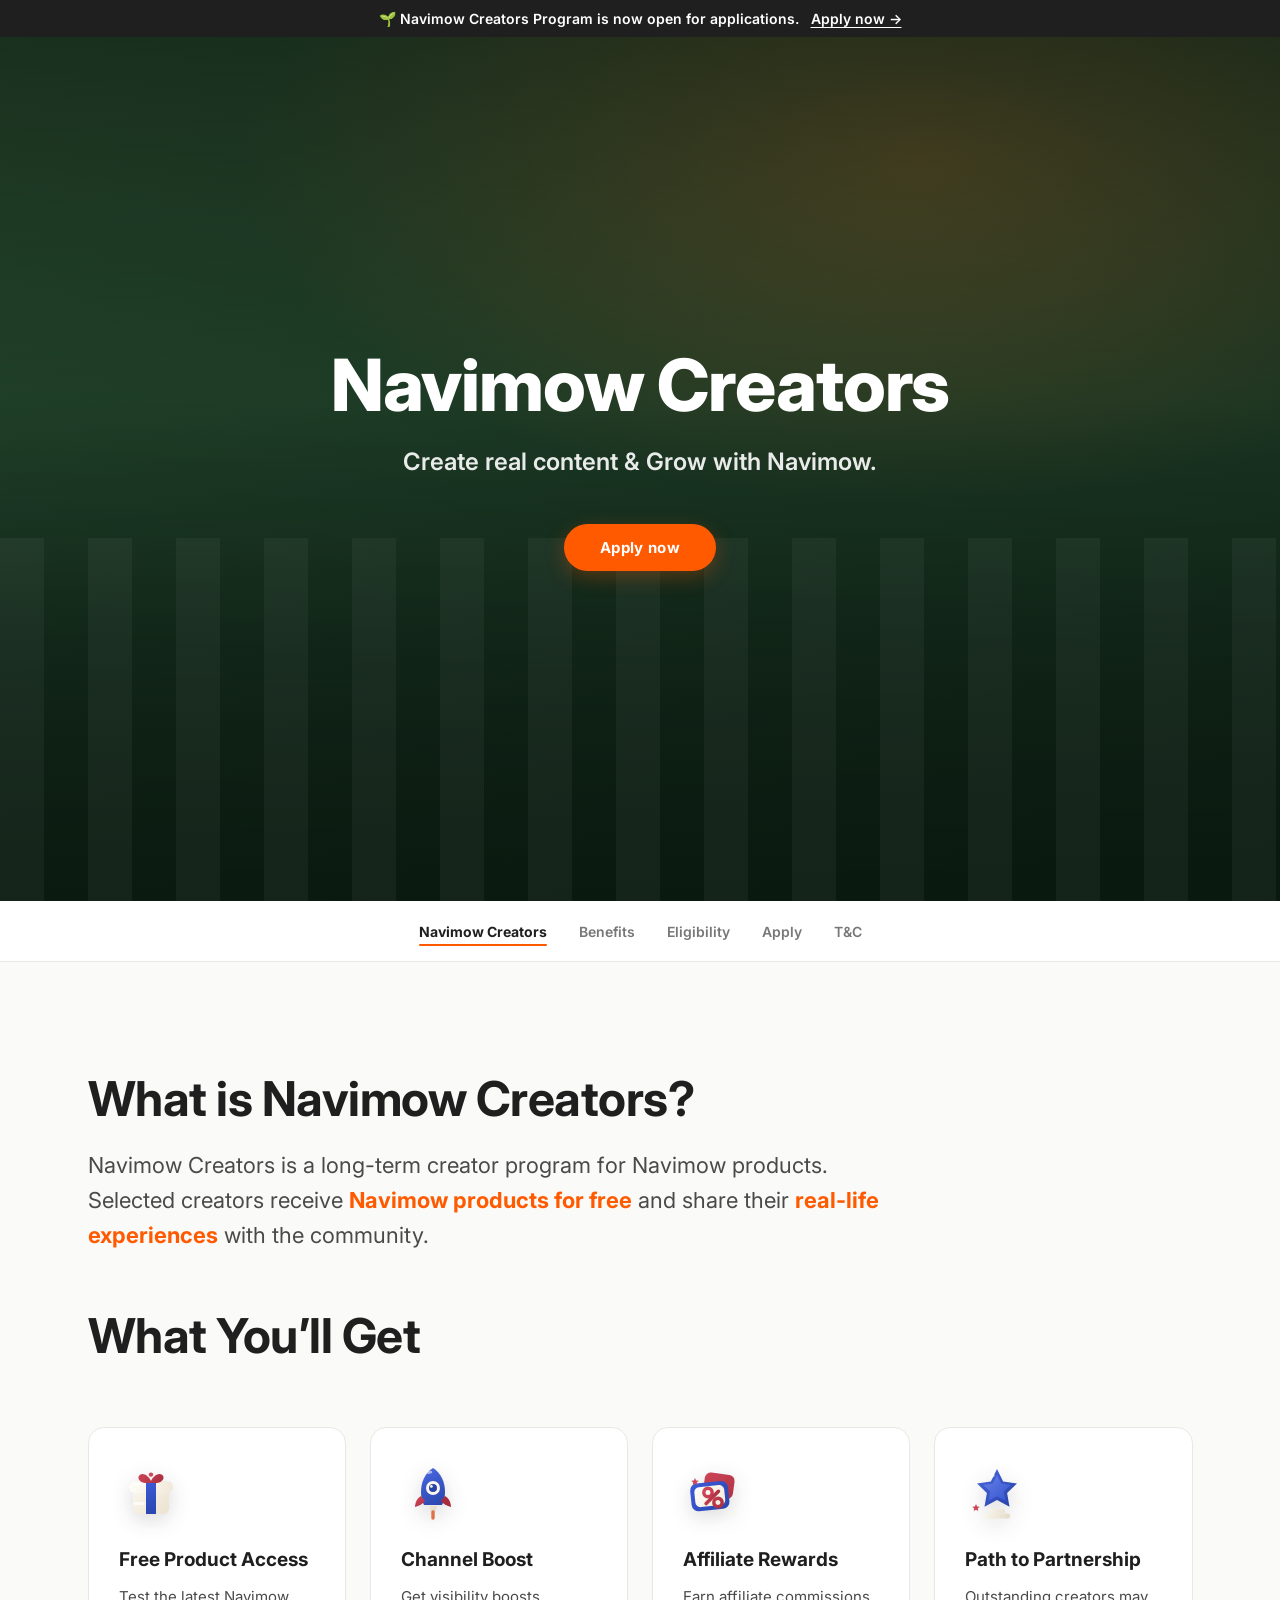
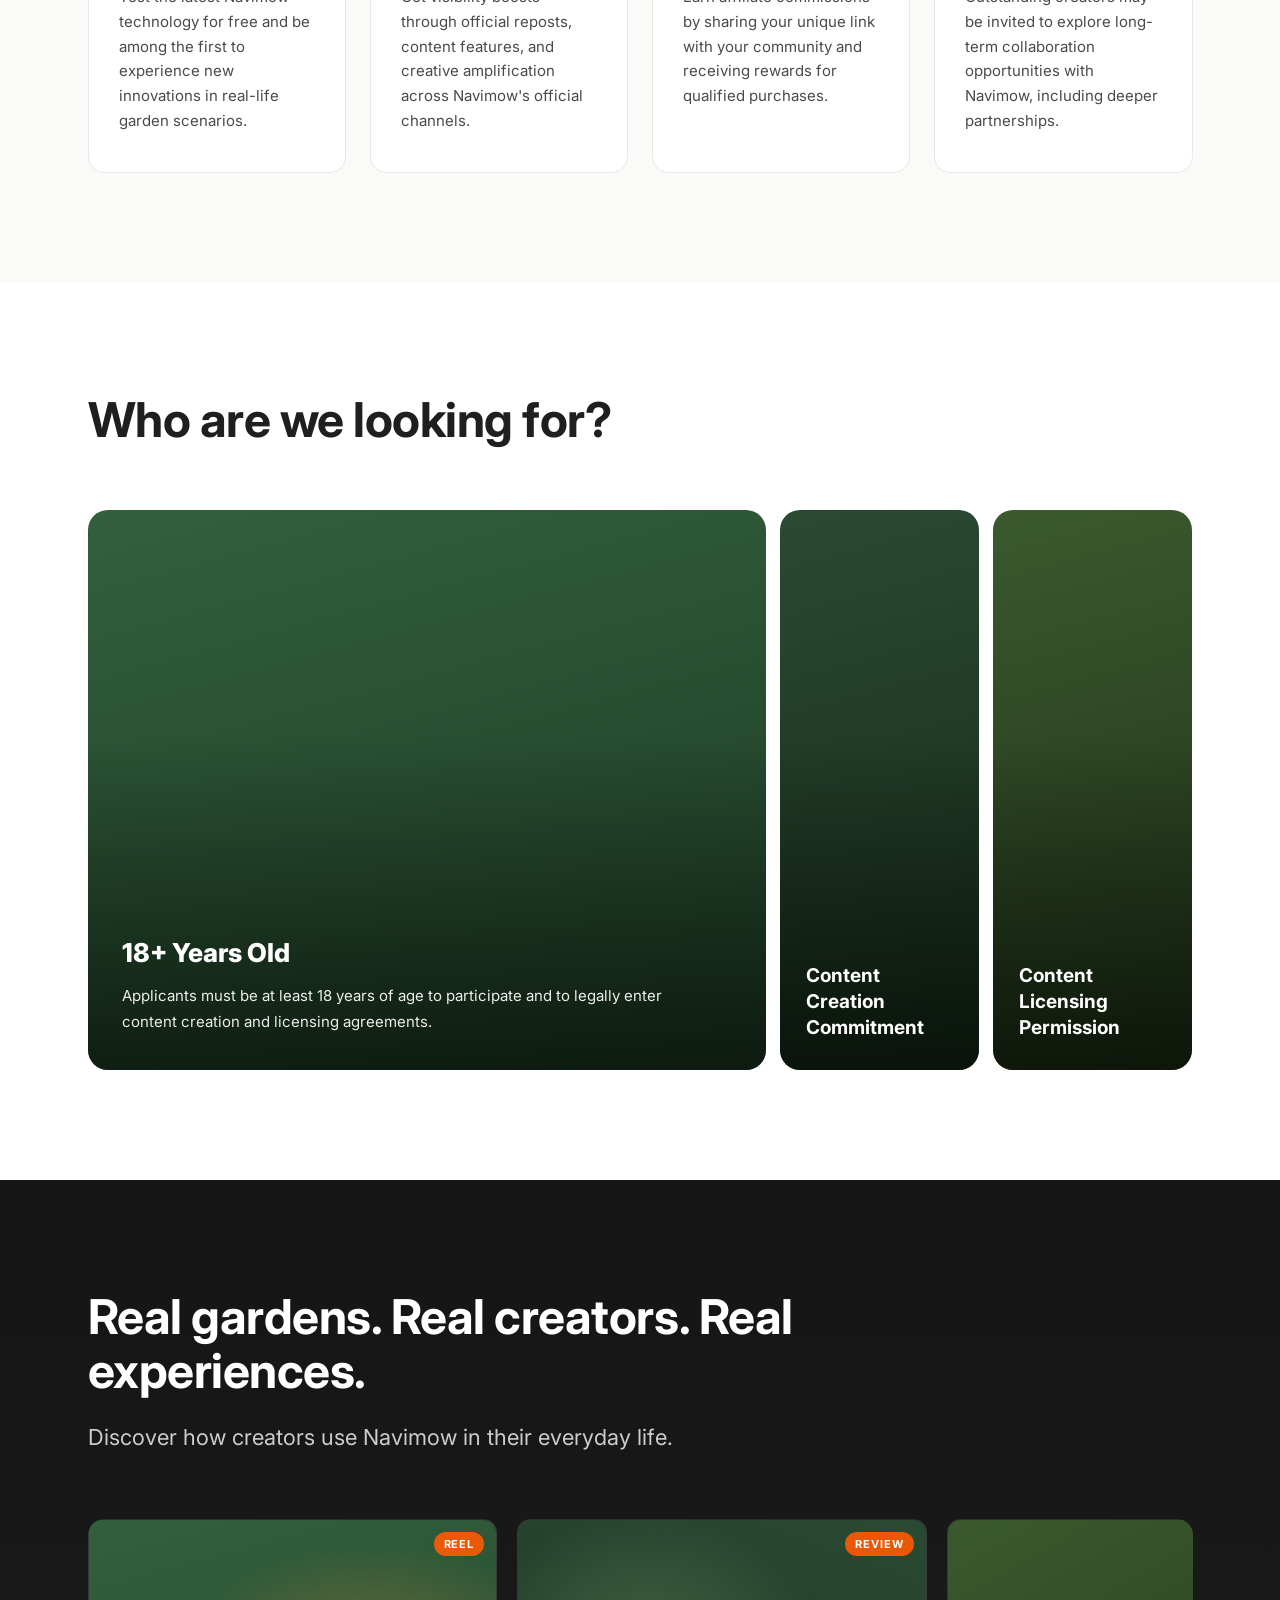
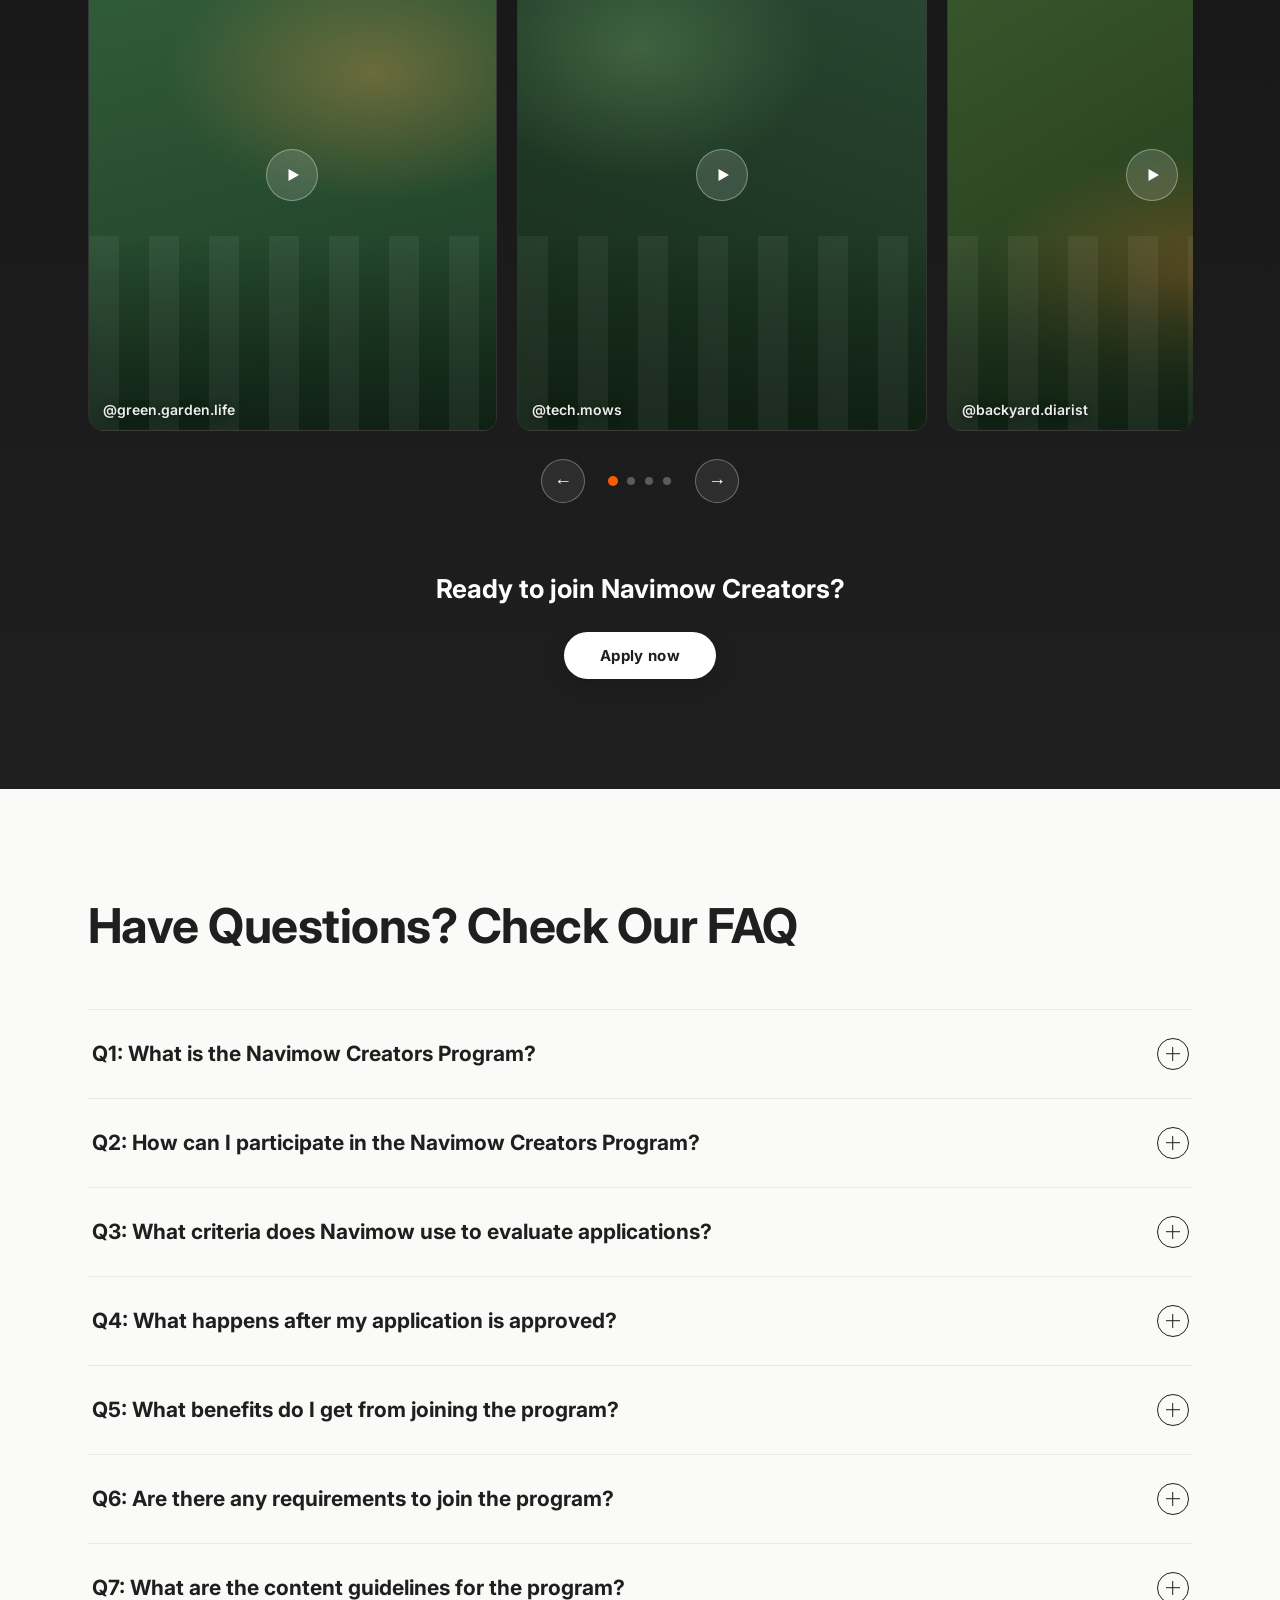
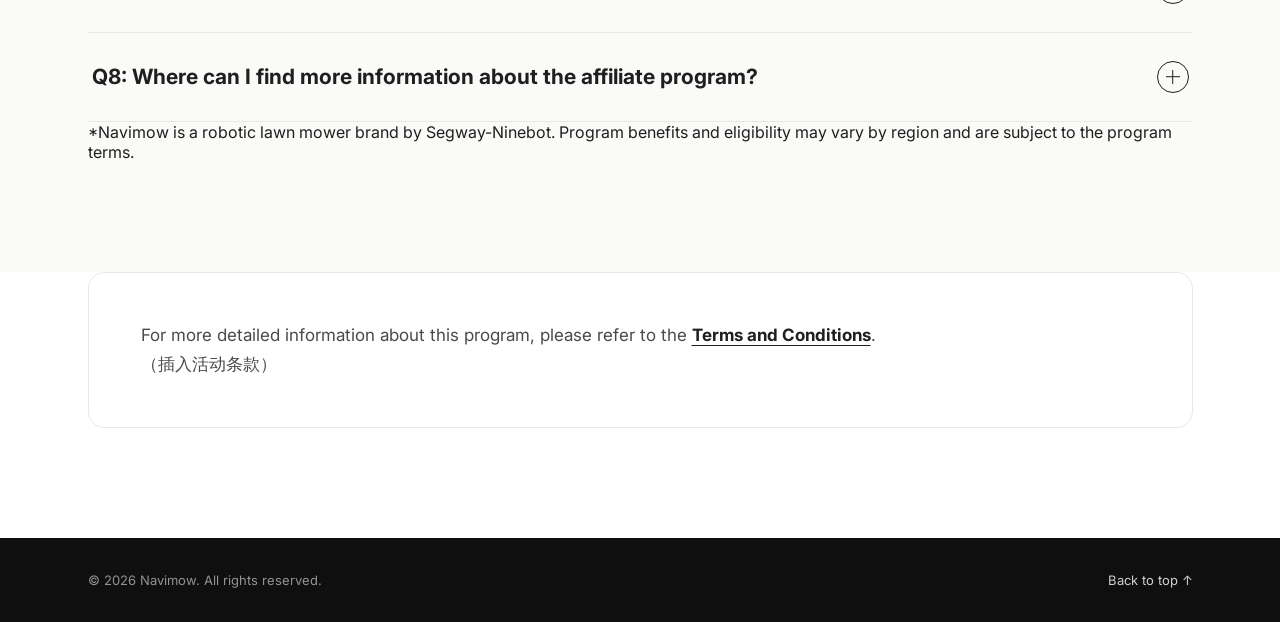
<file: templates/navimow-creators/index.html>
<!DOCTYPE html>
<html lang="en">
<head>
<meta charset="UTF-8">
<meta name="viewport" content="width=device-width, initial-scale=1.0">
<title>Navimow Creators Program | Join Us and Create Real Content</title>
<link rel="preconnect" href="https://fonts.googleapis.com">
<link href="https://fonts.googleapis.com/css2?family=Inter:wght@400;600;700;800;900&display=swap" rel="stylesheet">
<style>
:root{
  --brand:#FF5A00;
  --brand-dark:#E04E00;
  --ink:#1F1F1F;
  --ink-2:#4A4A4A;
  --ink-3:#777777;
  --paper:#FFFFFF;
  --paper-warm:#FAFAF8;
  --line:#E8E8E4;
  --radius:16px;
  --max-w:1165px;
}
*{margin:0;padding:0;box-sizing:border-box}
html{scroll-behavior:smooth}
body{font-family:'Inter',-apple-system,BlinkMacSystemFont,sans-serif;color:var(--ink);background:var(--paper);-webkit-font-smoothing:antialiased}
img,svg{display:block;max-width:100%}
a{color:inherit;text-decoration:none}
.container{max-width:var(--max-w);margin:0 auto;padding:0 30px}

/* ---------- reveal on scroll ---------- */
.reveal{opacity:0;transform:translateY(28px);transition:opacity .7s cubic-bezier(.22,.61,.36,1),transform .7s cubic-bezier(.22,.61,.36,1)}
.reveal.in{opacity:1;transform:none}

/* ---------- announcement bar ---------- */
.announce{background:var(--ink);color:#fff;font-size:14px;font-weight:600;text-align:center;padding:10px 16px}
.announce a{margin-left:12px;text-decoration:underline;text-underline-offset:3px}

/* ---------- page nav (below hero, sticky) ---------- */
.page-nav{position:sticky;top:0;z-index:100;background:rgba(255,255,255,.92);backdrop-filter:blur(14px);border-bottom:1px solid var(--line)}
.page-nav .inner{max-width:var(--max-w);margin:0 auto;padding:0 30px;display:flex;align-items:center;justify-content:center;gap:8px;height:60px}
.page-nav .links{display:flex;gap:4px;overflow-x:auto;scrollbar-width:none}
.page-nav .links::-webkit-scrollbar{display:none}
.page-nav .links a{font-size:14px;font-weight:600;color:var(--ink-3);padding:8px 14px;border-radius:8px;white-space:nowrap;transition:color .2s}
.page-nav .links a:hover{color:var(--ink)}
.page-nav .links a.active{color:var(--ink);font-weight:700;position:relative}
.page-nav .links a.active::after{content:"";position:absolute;left:14px;right:14px;bottom:2px;height:2px;background:var(--brand);border-radius:2px}

/* ---------- buttons ---------- */
.btn{display:inline-flex;align-items:center;justify-content:center;gap:8px;font-weight:700;font-size:15px;letter-spacing:.02em;border-radius:999px;cursor:pointer;transition:transform .2s,box-shadow .2s,background .2s;border:none}
.btn-primary{background:var(--brand);color:#fff;padding:14px 36px;box-shadow:0 6px 20px rgba(255,90,0,.28)}
.btn-primary:hover{background:var(--brand-dark);transform:translateY(-2px);box-shadow:0 10px 26px rgba(255,90,0,.36)}
.btn-light{background:#fff;color:var(--ink);padding:14px 36px;box-shadow:0 6px 20px rgba(0,0,0,.18)}
.btn-light:hover{transform:translateY(-2px)}

/* ---------- hero ---------- */
/* 主KV背景：上线时把 background 替换为真实 KV 图片，如 url(assets/img/hero-kv.jpg) center/cover */
.hero{position:relative;overflow:hidden;color:#fff;height:864px;display:flex;align-items:center;justify-content:center;background:
  linear-gradient(180deg,rgba(0,0,0,.5) 0%,rgba(0,0,0,.18) 42%,rgba(0,0,0,.52) 100%),
  radial-gradient(1100px 560px at 72% 14%,rgba(255,140,50,.30),transparent 62%),
  linear-gradient(168deg,#33603C 0%,#1E4029 52%,#14301E 100%)}
.hero::before{content:"";position:absolute;inset:auto 0 0 0;height:42%;background:
  repeating-linear-gradient(90deg,rgba(255,255,255,.045) 0 44px,transparent 44px 88px),
  linear-gradient(180deg,rgba(20,48,30,0),rgba(10,26,16,.65));pointer-events:none}
.hero-inner{position:relative;z-index:2;max-width:920px;margin:0 auto;padding:120px 30px 140px;display:flex;flex-direction:column;align-items:center;text-align:center}
.hero-title{font-size:72px;font-weight:800;line-height:1.05;letter-spacing:-.015em;margin-bottom:22px}
.hero-sub{font-size:24px;font-weight:600;line-height:1.5;color:rgba(255,255,255,.9);margin-bottom:44px}

/* ---------- section base ---------- */
section{scroll-margin-top:76px}
.sec{padding:110px 0}
.sec-head{max-width:860px}
.sec-eyebrow{font-size:14px;font-weight:800;letter-spacing:.22em;text-transform:uppercase;color:var(--brand);margin-bottom:18px}
.sec h2{font-size:48px;font-weight:700;line-height:1.12;letter-spacing:-.01em;margin-bottom:22px}
.sec .lead{font-size:22px;line-height:1.6;color:var(--ink-2);font-weight:400}
.sec .lead strong{color:var(--ink);font-weight:700}

/* ---------- benefits ---------- */
#benefits{background:var(--paper-warm)}
.cards-4{display:grid;grid-template-columns:repeat(4,1fr);gap:24px;margin-top:64px}
.card{background:#fff;border:1px solid var(--line);border-radius:var(--radius);padding:34px 30px 38px;display:flex;flex-direction:column;transition:transform .25s,box-shadow .25s}
.card:hover{transform:translateY(-6px);box-shadow:0 18px 44px rgba(31,31,31,.10)}
.card .icon,.elig-card .icon{width:64px;height:64px;margin-bottom:22px;filter:drop-shadow(0 6px 10px rgba(31,31,31,.16))}
.card .icon svg,.elig-card .icon svg{width:100%;height:100%}
.elig-card .icon{width:56px;height:56px}
.elig-card .icon svg{stroke:var(--brand);fill:none;stroke-width:1.8;stroke-linecap:round;stroke-linejoin:round}
.card h3{font-size:19px;font-weight:700;margin-bottom:14px}
.card p{font-size:15px;line-height:1.65;color:var(--ink-2)}

/* ---------- eligibility: horizontal accordion ---------- */
/* 双层交叉淡化 + 固定宽度幕帘展开：切换丝滑、文字零重排 */
.elig-acc{display:flex;gap:14px;margin-top:64px;height:560px}
.acc-panel{position:relative;flex:1;border-radius:20px;overflow:hidden;cursor:pointer;transition:flex .4s cubic-bezier(.4,0,.2,1);min-width:96px}
.acc-panel .acc-veil{position:absolute;inset:0;background:linear-gradient(180deg,rgba(0,0,0,0) 40%,rgba(0,0,0,.55) 100%)}
/* 收窄态：竖排小标题 */
.acc-collapsed{position:absolute;left:26px;right:26px;bottom:30px;opacity:1;visibility:visible;transition:opacity .18s ease,visibility 0s}
.acc-collapsed h3{font-size:19px;font-weight:700;line-height:1.35;color:#fff;margin:0}
.acc-panel:not(.active):hover .acc-collapsed h3{color:#FFB48C}
/* 展开态：标题+描述，固定宽度避免动画期间文字重排（幕帘式揭示） */
.acc-expanded{position:absolute;left:0;bottom:0;width:640px;padding:36px 34px;opacity:0;visibility:hidden;transition:opacity .22s ease .14s,visibility 0s .14s}
.acc-expanded h3{font-size:26px;font-weight:800;line-height:1.25;color:#fff;margin:0 0 14px;max-width:560px}
.acc-expanded p{font-size:15px;line-height:1.7;color:rgba(255,255,255,.92);max-width:540px;margin:0}
.acc-panel.active{flex:3.4;cursor:default}
.acc-panel.active .acc-collapsed{opacity:0;visibility:hidden;transition:opacity .12s ease,visibility 0s .12s}
.acc-panel.active .acc-expanded{opacity:1;visibility:visible}

@media(max-width:900px){
  .elig-acc{flex-direction:column;height:auto}
  .acc-panel{min-width:0;min-height:88px;flex:none}
  .acc-panel.active{flex:none}
  .acc-collapsed{left:24px;right:24px;bottom:22px}
  .acc-panel.active .acc-collapsed{display:none}
  .acc-expanded{position:static;width:auto;padding:24px}
  .acc-panel:not(.active) .acc-expanded{display:none}
}

/* ---------- apply & gallery ---------- */
#apply{background:linear-gradient(180deg,#151515 0%,#1F1F1F 100%);color:#fff}
#apply .sec-head{max-width:820px}
#apply h2{color:#fff}
#apply .lead{color:rgba(255,255,255,.78)}
#apply .lead strong{color:#fff}
.gallery-grid{display:grid;grid-template-columns:repeat(4,1fr);gap:20px;margin:64px 0 0}
.g-card{border-radius:14px;overflow:hidden;position:relative;aspect-ratio:4/5;background:linear-gradient(160deg,#2C2C2C,#1B1B1B);border:1px solid rgba(255,255,255,.08)}
.g-card .scene{position:absolute;inset:0}
.g-card .handle{position:absolute;left:14px;bottom:12px;z-index:2;font-size:14px;font-weight:600;color:rgba(255,255,255,.92);text-shadow:0 2px 8px rgba(0,0,0,.5)}
.g-card .tag{position:absolute;right:12px;top:12px;z-index:2;font-size:11px;font-weight:700;letter-spacing:.08em;text-transform:uppercase;background:rgba(255,90,0,.9);padding:5px 10px;border-radius:999px}
.g-card .play{position:absolute;inset:0;display:flex;align-items:center;justify-content:center;z-index:2}
.g-card .play span{width:52px;height:52px;border-radius:50%;background:rgba(255,255,255,.14);backdrop-filter:blur(6px);border:1px solid rgba(255,255,255,.35);display:flex;align-items:center;justify-content:center;transition:transform .2s,background .2s}
.g-card:hover .play span{transform:scale(1.1);background:rgba(255,90,0,.85)}
.g-card .play svg{width:18px;height:18px;fill:#fff;margin-left:2px}
.apply-cta{margin-top:70px;text-align:center}
.apply-cta .q{font-size:26px;font-weight:700;margin-bottom:28px}

/* gallery carousel */
.gallery-carousel{margin-top:64px}
.carousel-viewport{overflow:hidden;border-radius:16px}
.carousel-track{display:flex;gap:20px;transition:transform .6s cubic-bezier(.22,.61,.36,1)}
.g-card{flex:0 0 calc((100% - 40px)/2.6);border-radius:14px;overflow:hidden;position:relative;aspect-ratio:4/5;background:linear-gradient(160deg,#2C2C2C,#1B1B1B);border:1px solid rgba(255,255,255,.08)}
.carousel-nav{display:flex;align-items:center;justify-content:center;gap:24px;margin-top:28px}
.c-btn{width:44px;height:44px;border-radius:50%;border:1px solid rgba(255,255,255,.3);background:rgba(255,255,255,.08);color:#fff;font-size:18px;cursor:pointer;transition:background .2s,border-color .2s}
.c-btn:hover{background:var(--brand);border-color:var(--brand)}
.dots{display:flex;gap:10px}
.dots span{width:8px;height:8px;border-radius:50%;background:rgba(255,255,255,.28);cursor:pointer;transition:background .2s,transform .2s}
.dots span.on{background:var(--brand);transform:scale(1.25)}

/* gallery scene art (pure CSS placeholders) */
.scene{background-size:cover}
.scene-1{background:radial-gradient(320px 200px at 70% 30%,rgba(255,166,77,.30),transparent 65%),linear-gradient(165deg,#33603C,#1C3A24)}
.scene-2{background:radial-gradient(300px 220px at 30% 25%,rgba(140,190,120,.28),transparent 60%),linear-gradient(200deg,#2A4A34,#152918)}
.scene-3{background:radial-gradient(340px 200px at 60% 70%,rgba(255,122,40,.26),transparent 62%),linear-gradient(150deg,#3A5A2E,#1E3016)}
.scene-4{background:radial-gradient(300px 240px at 75% 60%,rgba(120,170,140,.25),transparent 60%),linear-gradient(185deg,#274432,#12241A)}
.scene::after{content:"";position:absolute;inset:auto 0 0 0;height:38%;background:repeating-linear-gradient(90deg,rgba(255,255,255,.055) 0 30px,transparent 30px 60px),linear-gradient(180deg,rgba(20,40,26,0),rgba(14,30,18,.9))}

/* ---------- FAQ ---------- */
#faq{background:var(--paper-warm)}
.faq-list{margin-top:56px;border-top:1px solid var(--line)}
.faq-item{border-bottom:1px solid var(--line)}
.faq-q{width:100%;display:flex;align-items:center;gap:20px;background:none;border:none;text-align:left;cursor:pointer;padding:28px 4px;font-family:inherit}
.faq-q h3{font-size:21px;font-weight:700;color:var(--ink);flex:1;line-height:1.4}
.faq-icon{flex:none;width:32px;height:32px;border-radius:50%;border:1.5px solid var(--ink);position:relative;transition:transform .3s}
.faq-icon::before,.faq-icon::after{content:"";position:absolute;left:50%;top:50%;background:var(--ink);transform:translate(-50%,-50%)}
.faq-icon::before{width:14px;height:1.6px}
.faq-icon::after{width:1.6px;height:14px;transition:opacity .2s}
.faq-item.open .faq-icon{transform:rotate(180deg)}
.faq-item.open .faq-icon::after{opacity:0}
.faq-a{max-height:0;overflow:hidden;transition:max-height .4s cubic-bezier(.22,.61,.36,1)}
.faq-a .inner{padding:0 56px 30px 4px;font-size:16px;line-height:1.75;color:var(--ink-2)}
.faq-a ul{margin:12px 0 0 20px}
.faq-a li{margin-bottom:8px}
.faq-a a{color:var(--brand);font-weight:600;text-decoration:underline;text-underline-offset:3px}

/* ---------- T&C ---------- */
#tnc .box{border:1px solid var(--line);border-radius:var(--radius);background:#fff;padding:48px 52px;display:flex;gap:40px;align-items:center;justify-content:space-between;flex-wrap:wrap}
#tnc .box .txt{max-width:760px}
#tnc h2{font-size:34px;margin-bottom:16px}
#tnc .box p{font-size:17px;line-height:1.7;color:var(--ink-2)}
#tnc .box p a{color:var(--ink);font-weight:700;text-decoration:underline;text-underline-offset:4px}
#tnc .fineprint{margin-top:60px;font-size:13px;line-height:1.8;color:var(--ink-3)}

/* ---------- floating join us ---------- */
.float-cta{position:fixed;right:28px;bottom:28px;z-index:200}
.float-cta .btn{padding:15px 30px;font-size:15px;box-shadow:0 12px 32px rgba(255,90,0,.4)}
.float-cta.hidden{opacity:0;pointer-events:none;transform:translateY(16px)}
.float-cta{transition:opacity .3s,transform .3s}

/* ---------- footer ---------- */
footer{background:#0F0F0F;color:rgba(255,255,255,.55);padding:34px 0;font-size:13px}
footer .container{display:flex;justify-content:space-between;gap:20px;flex-wrap:wrap}
footer a{color:rgba(255,255,255,.8)}
footer a:hover{color:#fff}

/* ---------- responsive ---------- */
@media(max-width:1080px){
  .cards-4{grid-template-columns:repeat(2,1fr)}
  .g-card{flex:0 0 calc((100% - 20px)/2)}
  .hero-title{font-size:48px}
  .hero-sub{font-size:19px}
  .sec h2{font-size:36px}
}
@media(max-width:640px){
  .cards-4{grid-template-columns:1fr}
  .g-card{flex:0 0 100%}
  .sec{padding:72px 0}
  .hero-title{font-size:34px}
  .hero-sub{font-size:16px}
  .hero-inner{padding:88px 24px 100px}
  .sec h2{font-size:30px}
  #tnc .box{padding:32px 26px}
  .float-cta{right:16px;bottom:16px}
}
</style>
</head>
<body>

<!-- Announcement bar -->
<div class="announce">🌱 Navimow Creators Program is now open for applications.<a href="#apply-form">Apply now &rarr;</a></div>

<!-- ============ HERO（主KV背景图 + 居中排版）============ -->
<header class="hero" id="top">
  <div class="hero-inner">
    <h1 class="hero-title">Navimow Creators</h1>
    <p class="hero-sub">Create real content &amp; Grow with Navimow.</p>
    <!-- 报名按钮：跳转报名表格（替换为真实表单链接） -->
    <a class="btn btn-primary" href="#apply-form" data-form-link>Apply now</a>
  </div>
</header>

<!-- Sticky page nav（KV 下方） -->
<nav class="page-nav" id="page-nav">
  <div class="inner">
    <div class="links" id="nav-links">
      <a href="#top" class="active">Navimow Creators</a>
      <a href="#benefits">Benefits</a>
      <a href="#eligibility">Eligibility</a>
      <a href="#apply-form">Apply</a>
      <a href="#tnc">T&amp;C</a>
    </div>
  </div>
</nav>

<!-- ============ INTRO & BENEFITS ============ -->
<section class="sec" id="benefits">
  <div class="container">
    <div class="sec-head reveal">
      <h2 class="benefit-title">What is Navimow Creators?</h2>
      <p class="lead">Navimow Creators is a long-term creator program for Navimow products.<br>
      Selected creators receive <strong style="color:var(--brand)">Navimow products for free</strong> and share their <strong style="color:var(--brand)">real-life experiences</strong> with the community.</p>
      <h2 class="benefit-title" style="margin-top:56px">What You&rsquo;ll Get</h2>
    </div>

    <div class="cards-4">
      <div class="card reveal">
        <div class="icon">
          <!-- 3D gift：奶油白盒身 + 深蓝缎带 + 砖红蝴蝶结（哑光软胶风） -->
          <svg viewBox="0 0 64 64" fill="none" xmlns="http://www.w3.org/2000/svg">
            <defs>
              <linearGradient id="c1a" x1="14" y1="26" x2="50" y2="54" gradientUnits="userSpaceOnUse"><stop stop-color="#FBF7EF"/><stop offset="1" stop-color="#EBE1CE"/></linearGradient>
              <linearGradient id="c1b" x1="10" y1="18" x2="54" y2="32" gradientUnits="userSpaceOnUse"><stop stop-color="#FFFEFB"/><stop offset="1" stop-color="#F0E8D8"/></linearGradient>
              <linearGradient id="c1c" x1="26" y1="18" x2="40" y2="56" gradientUnits="userSpaceOnUse"><stop stop-color="#3D5BD9"/><stop offset="1" stop-color="#2743A8"/></linearGradient>
              <linearGradient id="c1d" x1="18" y1="8" x2="46" y2="22" gradientUnits="userSpaceOnUse"><stop stop-color="#CE4658"/><stop offset="1" stop-color="#A82C3E"/></linearGradient>
            </defs>
            <rect x="14" y="27" width="36" height="25" rx="6" fill="url(#c1a)"/>
            <rect x="10" y="19" width="44" height="12" rx="6" fill="url(#c1b)"/>
            <rect x="27" y="19" width="10" height="33" fill="url(#c1c)"/>
            <path d="M32 19c-2.6-5.4-7.6-8.4-11-6.2-3.2 2-1.4 7.6 5 8.2h6zM32 19c2.6-5.4 7.6-8.4 11-6.2 3.2 2 1.4 7.6-5 8.2h-6z" fill="url(#c1d)"/>
            <circle cx="32" cy="12.6" r="2.2" fill="#CE4658"/>
            <rect x="14" y="40" width="12" height="3" rx="1.5" fill="#fff" opacity=".65"/>
            <rect x="14" y="21" width="12" height="2.6" rx="1.3" fill="#fff" opacity=".8"/>
          </svg>
        </div>
        <h3>Free Product Access</h3>
        <p>Test the latest Navimow technology for free and be among the first to experience new innovations in real-life garden scenarios.</p>
      </div>
      <div class="card reveal">
        <div class="icon">
          <!-- 3D rocket：深蓝机身 + 奶油白舷窗 + 砖红尾翼（哑光软胶风） -->
          <svg viewBox="0 0 64 64" fill="none" xmlns="http://www.w3.org/2000/svg">
            <defs>
              <linearGradient id="c2a" x1="22" y1="8" x2="44" y2="46" gradientUnits="userSpaceOnUse"><stop stop-color="#4866DE"/><stop offset="1" stop-color="#2743A8"/></linearGradient>
              <linearGradient id="c2b" x1="26" y1="42" x2="38" y2="58" gradientUnits="userSpaceOnUse"><stop stop-color="#F0E8D8"/><stop offset="1" stop-color="#D9CCB2"/></linearGradient>
              <linearGradient id="c2c" x1="16" y1="34" x2="26" y2="48" gradientUnits="userSpaceOnUse"><stop stop-color="#CE4658"/><stop offset="1" stop-color="#A82C3E"/></linearGradient>
            </defs>
            <path d="M32 6c8 5 12 14 12 24 0 5-1 9-3 13H23c-2-4-3-8-3-13 0-10 4-19 12-24z" fill="url(#c2a)"/>
            <circle cx="32" cy="26" r="7" fill="#FBF7EF"/><circle cx="32" cy="26" r="4" fill="#2743A8"/><circle cx="30.4" cy="24.4" r="1.4" fill="#FBF7EF"/>
            <path d="M20 34c-4 2-6 7-6 11 4-1 8-3 10-6zM44 34c4 2 6 7 6 11-4-1-8-3-10-6z" fill="url(#c2c)"/>
            <path d="M28 44h8l-2 6c-1 2-3 2-4 0z" fill="url(#c2b)"/>
            <path d="M32 50v6" stroke="#E0704A" stroke-width="3.4" stroke-linecap="round"/>
            <rect x="26" y="10" width="5" height="2.6" rx="1.3" fill="#fff" opacity=".55" transform="rotate(-18 26 10)"/>
          </svg>
        </div>
        <h3>Channel Boost</h3>
        <p>Get visibility boosts through official reposts, content features, and creative amplification across Navimow's official channels.</p>
      </div>
      <div class="card reveal">
        <div class="icon">
          <!-- 3D ticket：蓝框奶油票券 + 砖红 % + 红色底票（参考波浪票券风） -->
          <svg viewBox="0 0 64 64" fill="none" xmlns="http://www.w3.org/2000/svg">
            <defs>
              <linearGradient id="c3a" x1="14" y1="14" x2="50" y2="52" gradientUnits="userSpaceOnUse"><stop stop-color="#CE4658"/><stop offset="1" stop-color="#A82C3E"/></linearGradient>
              <linearGradient id="c3b" x1="10" y1="18" x2="46" y2="56" gradientUnits="userSpaceOnUse"><stop stop-color="#3D5BD9"/><stop offset="1" stop-color="#2743A8"/></linearGradient>
              <linearGradient id="c3c" x1="14" y1="22" x2="44" y2="52" gradientUnits="userSpaceOnUse"><stop stop-color="#FFFEFB"/><stop offset="1" stop-color="#EFE6D4"/></linearGradient>
              <linearGradient id="c3d" x1="24" y1="26" x2="42" y2="48" gradientUnits="userSpaceOnUse"><stop stop-color="#CE4658"/><stop offset="1" stop-color="#A82C3E"/></linearGradient>
            </defs>
            <g transform="rotate(8 38 30)">
              <rect x="20" y="12" width="30" height="24" rx="6" fill="url(#c3a)"/>
            </g>
            <g transform="rotate(-6 28 36)">
              <rect x="8" y="20" width="38" height="28" rx="7" fill="url(#c3b)"/>
              <rect x="12" y="24" width="30" height="20" rx="5" fill="url(#c3c)"/>
            </g>
            <g fill="url(#c3d)">
              <circle cx="25" cy="30.5" r="4.2" fill="none" stroke="url(#c3d)" stroke-width="3.4"/>
              <circle cx="35" cy="40.5" r="4.2" fill="none" stroke="url(#c3d)" stroke-width="3.4"/>
              <rect x="20.6" y="41.6" width="21" height="3.6" rx="1.8" transform="rotate(-45 20.6 41.6)"/>
            </g>
            <path d="M12 16l1.1 2.4 2.6.3-1.9 1.8.5 2.6-2.3-1.3-2.3 1.3.5-2.6-1.9-1.8 2.6-.3z" fill="#CE4658"/>
            <path d="M52 48l1 2.2 2.3.3-1.7 1.6.4 2.3-2-1.2-2 1.2.4-2.3-1.7-1.6 2.3-.3z" fill="#FBF7EF"/>
          </svg>
        </div>
        <h3>Affiliate Rewards</h3>
        <p>Earn affiliate commissions by sharing your unique link with your community and receiving rewards for qualified purchases.</p>
      </div>
      <div class="card reveal">
        <div class="icon">
          <!-- 3D star：深蓝主星 + 奶油底座 + 红白小星（哑光软胶风） -->
          <svg viewBox="0 0 64 64" fill="none" xmlns="http://www.w3.org/2000/svg">
            <defs>
              <linearGradient id="c4a" x1="16" y1="8" x2="48" y2="44" gradientUnits="userSpaceOnUse"><stop stop-color="#4866DE"/><stop offset="1" stop-color="#2743A8"/></linearGradient>
              <linearGradient id="c4b" x1="22" y1="14" x2="42" y2="38" gradientUnits="userSpaceOnUse"><stop stop-color="#6B85E8"/><stop offset="1" stop-color="#3D5BD9"/></linearGradient>
              <linearGradient id="c4c" x1="20" y1="48" x2="46" y2="58" gradientUnits="userSpaceOnUse"><stop stop-color="#FBF7EF"/><stop offset="1" stop-color="#E3D8C2"/></linearGradient>
            </defs>
            <path d="M32 7l6.2 12.6L52 21.6l-9.9 9.5 2.4 13.6L32 38.1l-12.5 6.6 2.4-13.6L12 21.6l13.8-2L32 7z" fill="url(#c4a)"/>
            <path d="M32 13l4.2 8.6 9.4 1.3-6.8 6.6 1.7 9.3L32 34.2l-8.5 4.6 1.7-9.3-6.8-6.6 9.4-1.3L32 13z" fill="url(#c4b)" opacity=".8"/>
            <rect x="24" y="47" width="16" height="4.6" rx="2.3" fill="url(#c4c)"/>
            <rect x="19" y="51.6" width="26" height="5" rx="2.5" fill="url(#c4c)"/>
            <path d="M11 42l1.1 2.4 2.6.3-1.9 1.8.5 2.6-2.3-1.3-2.3 1.3.5-2.6-1.9-1.8 2.6-.3z" fill="#CE4658"/>
            <path d="M53 36l1 2.2 2.3.3-1.7 1.6.4 2.3-2-1.2-2 1.2.4-2.3-1.7-1.6 2.3-.3z" fill="#FBF7EF"/>
            <ellipse cx="27" cy="14" rx="3" ry="1.8" fill="#fff" opacity=".5" transform="rotate(-24 27 14)"/>
          </svg>
        </div>
        <h3>Path to Partnership</h3>
        <p>Outstanding creators may be invited to explore long-term collaboration opportunities with Navimow, including deeper partnerships.</p>
      </div>
    </div>
  </div>
</section>

<!-- ============ ELIGIBILITY ============ -->
<section class="sec" id="eligibility" style="background:#fff">
  <div class="container">
    <div class="sec-head reveal">
      <h2>Who are we looking for?</h2>
    </div>

    <div class="elig-acc reveal" id="elig-acc">
      <div class="acc-panel active" style="background:linear-gradient(165deg,#33603C,#1C3A24)">
        <div class="acc-veil"></div>
        <div class="acc-collapsed"><h3>18+ Years Old</h3></div>
        <div class="acc-expanded">
          <h3>18+ Years Old</h3>
          <p>Applicants must be at least 18 years of age to participate and to legally enter content creation and licensing agreements.</p>
        </div>
      </div>
      <div class="acc-panel" style="background:linear-gradient(165deg,#2A4A34,#152918)">
        <div class="acc-veil"></div>
        <div class="acc-collapsed"><h3>Content Creation Commitment</h3></div>
        <div class="acc-expanded">
          <h3>Content Creation Commitment</h3>
          <p>Creators must be willing to produce consistent, high-quality garden-related content that aligns with Navimow's key themes and storytelling style.</p>
        </div>
      </div>
      <div class="acc-panel" style="background:linear-gradient(165deg,#3A5A2E,#1E3016)">
        <div class="acc-veil"></div>
        <div class="acc-collapsed"><h3>Content Licensing Permission</h3></div>
        <div class="acc-expanded">
          <h3>Content Licensing Permission</h3>
          <p>Creators must agree to grant Navimow the right to repost, adapt, and promote submitted content across official brand channels and marketing materials.</p>
        </div>
      </div>
    </div>
  </div>
</section>

<!-- ============ APPLY & GALLERY ============ -->
<section class="sec" id="apply">
  <div class="container" id="apply-form">
    <div class="sec-head reveal">
      <h2>Real gardens. Real creators. Real experiences.</h2>
      <p class="lead">Discover how creators use Navimow in their everyday life.</p>
    </div>

    <div class="gallery-carousel reveal" id="gallery-carousel">
      <div class="carousel-viewport">
        <div class="carousel-track" id="carousel-track">
          <div class="g-card">
            <div class="scene scene-1"></div>
            <span class="tag">Reel</span>
            <div class="play"><span><svg viewBox="0 0 24 24"><path d="M6 4l14 8-14 8z"/></svg></span></div>
            <div class="handle">@green.garden.life</div>
          </div>
          <div class="g-card">
            <div class="scene scene-2"></div>
            <span class="tag">Review</span>
            <div class="play"><span><svg viewBox="0 0 24 24"><path d="M6 4l14 8-14 8z"/></svg></span></div>
            <div class="handle">@tech.mows</div>
          </div>
          <div class="g-card">
            <div class="scene scene-3"></div>
            <span class="tag">Vlog</span>
            <div class="play"><span><svg viewBox="0 0 24 24"><path d="M6 4l14 8-14 8z"/></svg></span></div>
            <div class="handle">@backyard.diarist</div>
          </div>
          <div class="g-card">
            <div class="scene scene-4"></div>
            <span class="tag">Short</span>
            <div class="play"><span><svg viewBox="0 0 24 24"><path d="M6 4l14 8-14 8z"/></svg></span></div>
            <div class="handle">@lawnstory.official</div>
          </div>
          <div class="g-card">
            <div class="scene scene-2"></div>
            <span class="tag">Reel</span>
            <div class="play"><span><svg viewBox="0 0 24 24"><path d="M6 4l14 8-14 8z"/></svg></span></div>
            <div class="handle">@sunny.plot</div>
          </div>
          <div class="g-card">
            <div class="scene scene-1"></div>
            <span class="tag">Review</span>
            <div class="play"><span><svg viewBox="0 0 24 24"><path d="M6 4l14 8-14 8z"/></svg></span></div>
            <div class="handle">@mow.mastery</div>
          </div>
        </div>
      </div>
      <div class="carousel-nav">
        <button class="c-btn" id="car-prev" aria-label="Previous">&larr;</button>
        <div class="dots" id="car-dots"></div>
        <button class="c-btn" id="car-next" aria-label="Next">&rarr;</button>
      </div>
    </div>

    <div class="apply-cta reveal">
      <div class="q">Ready to join Navimow Creators?</div>
      <!-- 报名按钮：跳转报名表格（替换为真实表单链接） -->
      <a class="btn btn-light" href="#apply-form" data-form-link>Apply now</a>
    </div>
  </div>
</section>

<!-- ============ FAQ ============ -->
<section class="sec" id="faq">
  <div class="container">
    <div class="sec-head reveal">
      <h2>Have Questions? Check Our FAQ</h2>
    </div>

    <div class="faq-list" id="faq-list">
      <div class="faq-item">
        <button class="faq-q"><h3>Q1: What is the Navimow Creators Program?</h3><span class="faq-icon"></span></button>
        <div class="faq-a"><div class="inner">The Navimow Creators Program is a long-term initiative that invites content creators to collaborate with Navimow on producing original video content related to robotic lawn mowers and smart gardening.</div></div>
      </div>
      <div class="faq-item">
        <button class="faq-q"><h3>Q2: How can I participate in the Navimow Creators Program?</h3><span class="faq-icon"></span></button>
        <div class="faq-a"><div class="inner">To participate, submit an application through the Navimow Creators Program application form. The form requires basic information such as your name, email, and social media profiles for evaluation.</div></div>
      </div>
      <div class="faq-item">
        <button class="faq-q"><h3>Q3: What criteria does Navimow use to evaluate applications?</h3><span class="faq-icon"></span></button>
        <div class="faq-a"><div class="inner">Navimow evaluates applications based on creativity, production quality, audience engagement, and relevance to the Navimow brand image and garden-lifestyle themes.</div></div>
      </div>
      <div class="faq-item">
        <button class="faq-q"><h3>Q4: What happens after my application is approved?</h3><span class="faq-icon"></span></button>
        <div class="faq-a"><div class="inner">Once approved, you will receive a welcome email from the Navimow team. All communications, including shipping arrangements and creative briefs, will be conducted through email.</div></div>
      </div>
      <div class="faq-item">
        <button class="faq-q"><h3>Q5: What benefits do I get from joining the program?</h3><span class="faq-icon"></span></button>
        <div class="faq-a"><div class="inner">
          Participants can receive:
          <ul>
            <li>Free Navimow products to test in real-life garden scenarios.</li>
            <li>Real-time feedback on content from the Navimow team.</li>
            <li>Increased exposure through reposts on Navimow's official social media platforms and email newsletters.</li>
            <li>Affiliate commissions for qualified purchases made through your unique link.</li>
            <li>Opportunities for paid collaborations and deeper long-term partnerships.</li>
          </ul>
        </div></div>
      </div>
      <div class="faq-item">
        <button class="faq-q"><h3>Q6: Are there any requirements to join the program?</h3><span class="faq-icon"></span></button>
        <div class="faq-a"><div class="inner">
          Yes, you must:
          <ul>
            <li>Be at least 18 years old.</li>
            <li>Have an active social media account with a public profile.</li>
            <li>Be willing to produce consistent, high-quality garden-related content.</li>
            <li>Agree to grant Navimow the right to repost and promote submitted content.</li>
          </ul>
        </div></div>
      </div>
      <div class="faq-item">
        <button class="faq-q"><h3>Q7: What are the content guidelines for the program?</h3><span class="faq-icon"></span></button>
        <div class="faq-a"><div class="inner">
          Content must:
          <ul>
            <li>Be your original work.</li>
            <li>Not involve purchased views.</li>
            <li>Remain public for at least 90 days.</li>
            <li>Be clearly labeled as sponsored.</li>
          </ul>
        </div></div>
      </div>
      <div class="faq-item">
        <button class="faq-q"><h3>Q8: Where can I find more information about the affiliate program?</h3><span class="faq-icon"></span></button>
        <div class="faq-a"><div class="inner">For more information on the affiliate program, please visit the <a href="#" data-form-link>Navimow Affiliate Program</a> page.</div></div>
      </div>
    </div>

    <p class="fineprint">*Navimow is a robotic lawn mower brand by Segway-Ninebot. Program benefits and eligibility may vary by region and are subject to the program terms.</p>
  </div>
</section>

<!-- ============ T&C ============ -->
<section class="sec" id="tnc" style="padding-top:0">
  <div class="container">
    <div class="box reveal">
      <div class="txt">
        <p>For more detailed information about this program, please refer to the <a href="#" data-form-link>Terms and Conditions</a>.（插入活动条款）</p>
      </div>
    </div>
  </div>
</section>

<!-- Floating Join Us -->
<div class="float-cta" id="float-cta">
  <!-- 悬浮按钮：跳转报名表格（替换为真实表单链接） -->
  <a class="btn btn-primary" href="#apply-form" data-form-link>Join Us</a>
</div>

<footer>
  <div class="container">
    <div>© 2026 Navimow. All rights reserved.</div>
    <div><a href="#top">Back to top ↑</a></div>
  </div>
</footer>

<script>
// ---------- reveal on scroll ----------
var io=new IntersectionObserver(function(es){
  es.forEach(function(e){ if(e.isIntersecting){ e.target.classList.add('in'); io.unobserve(e.target);} });
},{threshold:.12});
document.querySelectorAll('.reveal').forEach(function(el){io.observe(el)});
// fallback: guarantee content never stays hidden (slow devices, print, capture)
setTimeout(function(){document.querySelectorAll('.reveal:not(.in)').forEach(function(el){el.classList.add('in')})},2000);

// ---------- FAQ accordion ----------
document.querySelectorAll('.faq-item').forEach(function(item){
  var q=item.querySelector('.faq-q'), a=item.querySelector('.faq-a');
  q.addEventListener('click',function(){
    var open=item.classList.contains('open');
    // close others
    document.querySelectorAll('.faq-item.open').forEach(function(o){
      o.classList.remove('open'); o.querySelector('.faq-a').style.maxHeight='0px';
    });
    if(!open){ item.classList.add('open'); a.style.maxHeight=a.scrollHeight+'px'; }
  });
});

// ---------- sticky nav active state ----------
var navLinks=[...document.querySelectorAll('#nav-links a')];
var sections=navLinks.map(function(a){return document.querySelector(a.getAttribute('href'))}).filter(Boolean);
function syncNav(){
  var y=scrollY+120, cur=sections[0];
  sections.forEach(function(s){ if(s.offsetTop<=y) cur=s; });
  navLinks.forEach(function(a){ a.classList.toggle('active', a.getAttribute('href')==='#'+cur.id); });
}
addEventListener('scroll',syncNav,{passive:true}); syncNav();

// ---------- eligibility accordion ----------
document.querySelectorAll('#elig-acc .acc-panel').forEach(function(p){
  p.addEventListener('click',function(){
    if(p.classList.contains('active')) return;
    document.querySelectorAll('#elig-acc .acc-panel.active').forEach(function(a){a.classList.remove('active')});
    p.classList.add('active');
  });
});

// ---------- KOC carousel ----------
(function(){
  var track=document.getElementById('carousel-track');
  if(!track) return;
  var cards=track.children, dotsWrap=document.getElementById('car-dots');
  var idx=0, timer=null;
  function perView(){ return innerWidth<640?1:(innerWidth<1080?2:2.6); }
  function maxIdx(){ return Math.max(0, cards.length-Math.ceil(perView())); }
  function buildDots(){
    dotsWrap.innerHTML='';
    for(var i=0;i<=maxIdx();i++){
      var d=document.createElement('span');
      (function(i){ d.addEventListener('click',function(){go(i);restart();}); })(i);
      dotsWrap.appendChild(d);
    }
  }
  function render(){
    var gap=20, cardW=cards[0].getBoundingClientRect().width;
    track.style.transform='translateX('+(-idx*(cardW+gap))+'px)';
    [...dotsWrap.children].forEach(function(d,i){d.classList.toggle('on',i===idx)});
  }
  function go(i){ idx=Math.max(0,Math.min(i,maxIdx())); render(); }
  function restart(){ clearInterval(timer); timer=setInterval(function(){ go(idx>=maxIdx()?0:idx+1); },4500); }
  document.getElementById('car-prev').addEventListener('click',function(){go(idx-1);restart();});
  document.getElementById('car-next').addEventListener('click',function(){go(idx+1);restart();});
  addEventListener('resize',function(){ go(idx); });
  buildDots(); render(); restart();
})();

// ---------- floating CTA visibility ----------
var fcta=document.getElementById('float-cta');
addEventListener('scroll',function(){
  // hide near the apply CTA area & top
  var apply=document.getElementById('apply-form');
  var nearApply=Math.abs(apply.getBoundingClientRect().top-innerHeight/2)<innerHeight*0.4;
  fcta.classList.toggle('hidden', scrollY<500||nearApply);
},{passive:true});
</script>
</body>
</html>
</file>
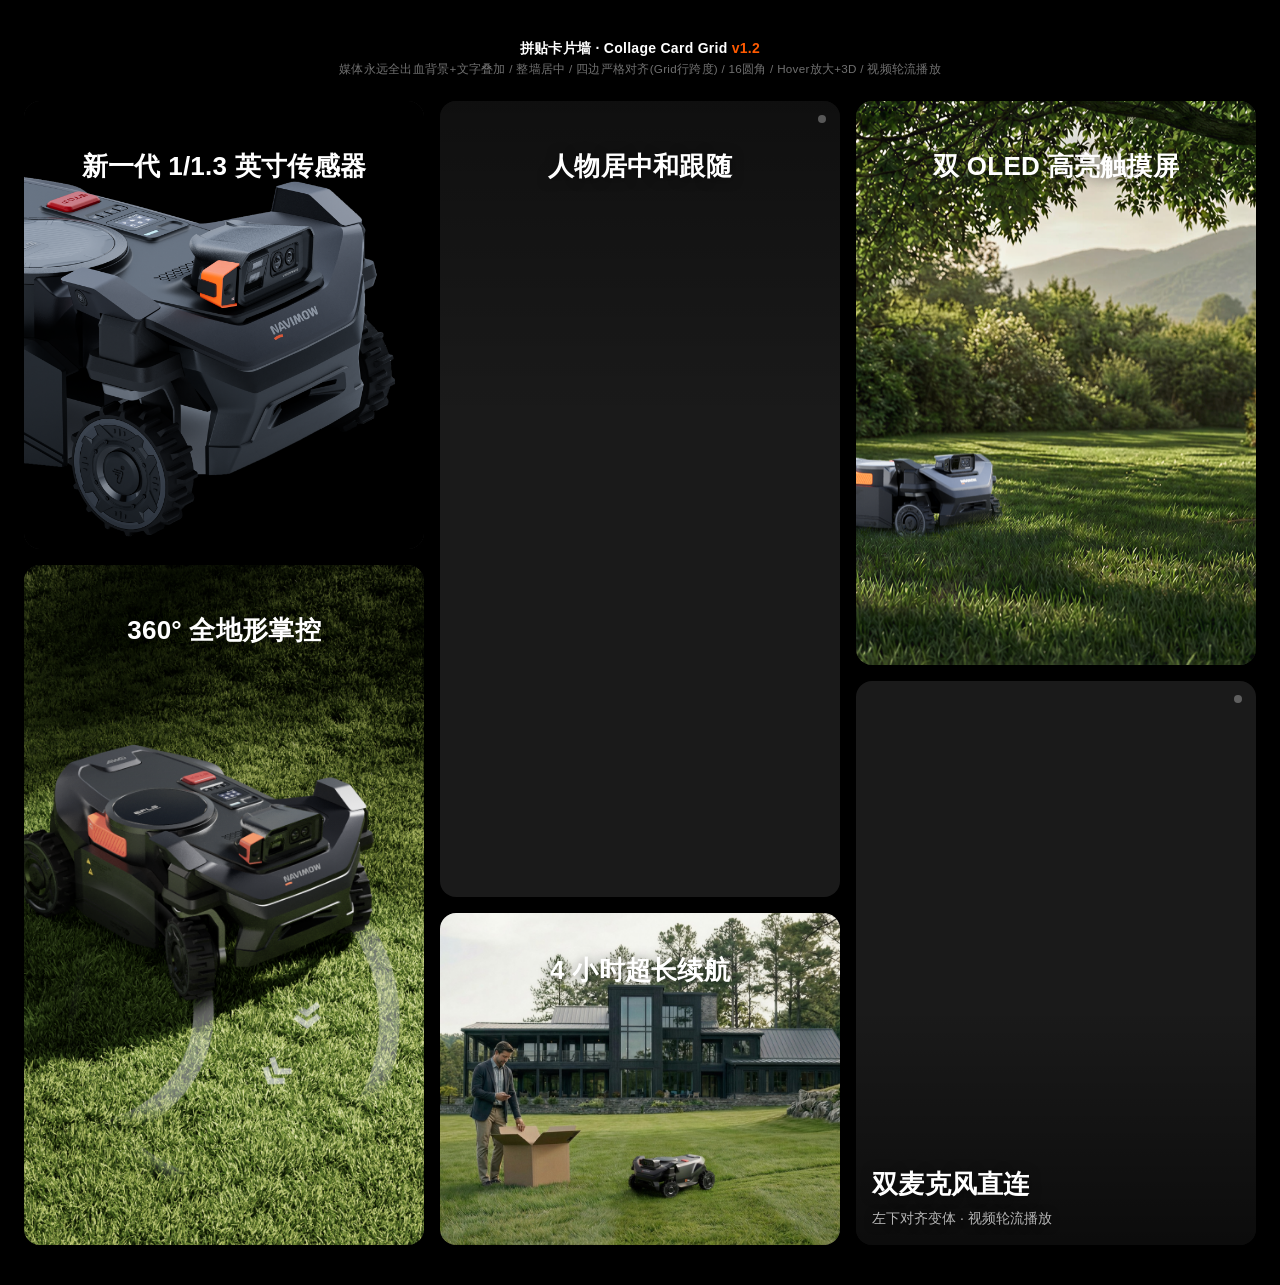
<file: components/collage-card-wall/collage-card-wall.html>
<!DOCTYPE html>
<html lang="zh-CN">
<head>
<meta charset="UTF-8">
<meta name="viewport" content="width=device-width, initial-scale=1.0">
<title>拼贴卡片墙 Collage Card Grid — Navimow 设计系统组件</title>
<style>
  /* ============================================================
     Navimow 设计系统 · 组件：拼贴卡片墙（Collage Card Grid）v1.2
     ------------------------------------------------------------
     硬性规则：
     [1] 图片/视频永远是卡片背景，object-fit:cover 撑满容器；
         文字永远叠加在媒体之上（任何变体都不出现"媒体在文字下方"）
     [2] 整个拼贴墙在页面中始终水平居中
     [3] 四边严格对齐：CSS Grid 10 行基准行，每列卡片行跨度之和
         相等（4+6 / 7+3 / 5+5），顶边、底边、左右边全部齐平，
         任何卡片都不会凹进或凸出
     [4] 每张卡片 16px 圆角；文字边距 16
     [5] 文字对齐：默认左下；变体 .top-center 居中 + 顶部 48px
     [6] Hover：背景媒体轻微放大 + 跟随鼠标 3D 倾斜
     [7] 视频：纯视频默认自动播放；多视频同一时刻只播一个，轮流播放
     ============================================================ */
  :root{
    --brand:#FF5A00;
    --card-dark:#1A1A1A;
    --white:#FFFFFF;
    --white-70:rgba(255,255,255,.70);
    --white-44:rgba(255,255,255,.44);
    --radius:16px;
    --pad:16px;
    --gap:16px;
    --row:100px;                 /* 基准行高 */
    --font:"Inter","MiSans Latin","Noto Sans SC",-apple-system,"PingFang SC","Microsoft YaHei",sans-serif;
    --ease:cubic-bezier(.22,.61,.36,1);
  }
  *{margin:0;padding:0;box-sizing:border-box}
  body{font-family:var(--font);background:#000;color:var(--white);min-height:100vh;
    display:flex;flex-direction:column;align-items:center;   /* [2] 整墙始终居中 */
    justify-content:center;padding:40px;-webkit-font-smoothing:antialiased}

  .demo-title{font-size:14px;margin-bottom:24px;font-weight:600;letter-spacing:.02em;text-align:center}
  .demo-title small{color:var(--white-44);font-weight:400;display:block;margin-top:4px}

  /* ============================================================
     [3] 拼贴容器：Grid 3 列 × 10 行，宽度随内容自适应
         每列行跨度之和 = 10（4+6 / 7+3 / 5+5）→ 四边严格对齐
     ============================================================ */
  .collage{
    display:grid;
    grid-template-columns:repeat(3, 400px);
    grid-template-rows:repeat(10, var(--row));
    gap:var(--gap);
    width:fit-content;            /* 宽度以内容自适应 */
  }
  /* 列位置 + 显式行放置（每列跨度之和恒为 10，四边严格对齐） */
  .c1{grid-column:1} .c2{grid-column:2} .c3{grid-column:3}
  .gr-a{grid-row:1/span 4}
  .gr-b{grid-row:5/span 6}
  .gr-c{grid-row:1/span 7}
  .gr-d{grid-row:8/span 3}
  .gr-e{grid-row:1/span 5}
  .gr-f{grid-row:6/span 5}

  /* ============================================================
     单张卡片
     ============================================================ */
  .card{
    position:relative;
    border-radius:var(--radius);
    overflow:hidden;
    background:var(--card-dark);
    cursor:pointer;
    isolation:isolate;
    transform-style:preserve-3d;
    will-change:transform;
  }

  /* [1] 媒体层：永远是背景，撑满容器 */
  .card .media{position:absolute;inset:0;z-index:0;overflow:hidden}
  .card .media img,
  .card .media video{
    width:100%;height:100%;
    object-fit:cover;
    display:block;
    transform:scale(1.001);
    transition:transform .7s var(--ease);
  }

  /* [1] 文字层：永远叠加在媒体之上 */
  .card .text{
    position:absolute;inset:0;
    z-index:1;
    display:flex;flex-direction:column;
    justify-content:flex-end;             /* 默认：左下对齐 */
    align-items:flex-start;
    padding:var(--pad);
    color:var(--white);
    pointer-events:none;
  }
  .card .text h3{
    font-size:26px;font-weight:600;line-height:1.35;letter-spacing:.01em;
    text-shadow:0 1px 12px rgba(0,0,0,.5);
  }
  .card .text p{
    font-size:14px;font-weight:400;line-height:1.5;margin-top:6px;
    color:var(--white-70);
    text-shadow:0 1px 8px rgba(0,0,0,.55);
  }

  /* 变体：居中 + 顶部 48px */
  .card.top-center .text{
    justify-content:flex-start;
    align-items:center;text-align:center;
    padding-top:48px;
  }
  .card.top-center .text p{max-width:88%}

  /* 深色纯底卡：媒体同样 cover 撑满（深色底仅作图片加载前兜底） */
  .card.dark{background:var(--card-dark)}
  .card.dark .media img,.card.dark .media video{object-fit:cover;transform:scale(1.001);padding:0}
  .card.dark:hover .media img{transform:scale(1.06)}

  /* 遮罩：保证叠加文字可读 */
  .card .scrim{
    position:absolute;inset:0;z-index:0;
    background:linear-gradient(to bottom,rgba(0,0,0,.42) 0%,transparent 40%);
    pointer-events:none;
  }
  .card.dark .scrim{background:none}

  /* 无文字卡 */
  .card.no-text .text{display:none}

  /* [6] Hover：媒体轻微放大（3D 倾斜由 JS 驱动） */
  .card:hover .media img,
  .card:hover .media video{transform:scale(1.06)}
  .card.dark:hover .media img{transform:scale(1.03)}

  /* 播放指示 */
  .card .playing-dot{
    position:absolute;top:14px;right:14px;z-index:2;
    width:8px;height:8px;border-radius:50%;
    background:rgba(255,255,255,.30);
    transition:background .3s;
  }
  .card.is-playing .playing-dot{background:var(--brand);box-shadow:0 0 0 4px rgba(255,90,0,.25)}

  @media(max-width:1260px){
    body{justify-content:flex-start}
    .collage{grid-template-columns:1fr;grid-template-rows:none;grid-auto-rows:var(--row)}
    .c1,.c2,.c3{grid-column:1}
  }
</style>
</head>
<body>
  <div class="demo-title">
    拼贴卡片墙 · Collage Card Grid <span style="color:var(--brand)">v1.2</span>
    <small>媒体永远全出血背景+文字叠加 / 整墙居中 / 四边严格对齐(Grid行跨度) / 16圆角 / Hover放大+3D / 视频轮流播放</small>
  </div>

  <!-- ===================== 组件实例 ===================== -->
  <div class="collage" id="collage">

    <!-- 列1：行1-4 + 行5-10 -->
    <div class="card dark c1 gr-a">
      <div class="media"><img src="assets/vision-ir.png" alt=""></div>
      <div class="text" style="justify-content:flex-start;align-items:center;text-align:center;padding-top:48px"><h3>新一代 1/1.3 英寸传感器</h3></div>
    </div>
    <div class="card top-center c1 gr-b">
      <div class="media"><img src="assets/xero-turn.png" alt=""></div>
      <div class="scrim"></div>
      <div class="text"><h3>360° 全地形掌控</h3></div>
    </div>

    <!-- 列2：行1-7 + 行8-10 -->
    <div class="card top-center c2 gr-c">
      <div class="media"><video src="https://www.w3schools.com/html/mov_bbb.mp4" muted loop playsinline></video></div>
      <div class="scrim"></div>
      <div class="playing-dot"></div>
      <div class="text"><h3>人物居中和跟随</h3></div>
    </div>
    <div class="card dark c2 gr-d">
      <div class="media"><img src="assets/dropmow.jpg" alt=""></div>
      <div class="text" style="justify-content:flex-start;align-items:center;text-align:center;padding-top:40px"><h3>4 小时超长续航</h3></div>
    </div>

    <!-- 列3：行1-5 + 行6-10 -->
    <div class="card dark c3 gr-e">
      <div class="media"><img src="assets/pos-under.png" alt=""></div>
      <div class="text" style="justify-content:flex-start;align-items:center;text-align:center;padding-top:48px"><h3>双 OLED 高亮触摸屏</h3></div>
    </div>
    <div class="card c3 gr-f">
      <div class="media"><video src="https://www.w3schools.com/html/mov_bbb.mp4" muted loop playsinline></video></div>
      <div class="scrim" style="background:linear-gradient(to top,rgba(0,0,0,.55) 0%,transparent 42%)"></div>
      <div class="playing-dot"></div>
      <div class="text"><h3>双麦克风直连</h3><p>左下对齐变体 · 视频轮流播放</p></div>
    </div>

  </div>

<script>
  const cards=[...document.querySelectorAll('.card')];

  /* ---- Hover 跟随鼠标 3D 倾斜 ---- */
  cards.forEach(card=>{
    const rx={v:0}, ry={v:0}, trx={v:0}, try={v:0};
    card.addEventListener('mousemove',e=>{
      const r=card.getBoundingClientRect();
      const mx=(e.clientX-r.left)/r.width-.5;
      const my=(e.clientY-r.top)/r.height-.5;
      trx.v=-my*6;
      try.v=mx*8;
    });
    card.addEventListener('mouseleave',()=>{trx.v=0;try.v=0;});
    (function loop(){
      rx.v+=(trx.v-rx.v)*.12;
      ry.v+=(try.v-ry.v)*.12;
      card.style.transform=`perspective(800px) rotateX(${rx.v}deg) rotateY(${ry.v}deg)`;
      requestAnimationFrame(loop);
    })();
  });

  /* ---- 视频轮流播放：同一时刻只播一个 ---- */
  const videos=[...document.querySelectorAll('.card video')];
  videos.forEach(v=>{ v.muted=true; v.setAttribute('autoplay',''); v.setAttribute('muted',''); v.setAttribute('playsinline',''); });

  function safePlay(v){
    return v.play().catch(()=>{
      v.muted=true;
      return v.play().catch(()=>{});
    });
  }

  if(videos.length>1){
    let cur=0;
    function playOnly(i){
      videos.forEach((v,idx)=>{
        const card=v.closest('.card');
        if(idx===i){
          safePlay(v);
          card.classList.add('is-playing');
        }else{
          v.pause();
          v.currentTime=0;
          card.classList.remove('is-playing');
        }
      });
      cur=i;
    }
    playOnly(0);
    setInterval(()=>playOnly((cur+1)%videos.length),4000);
  }else if(videos.length===1){
    safePlay(videos[0]);
    videos[0].closest('.card').classList.add('is-playing');
  }
</script>
</body>
</html>
</file>
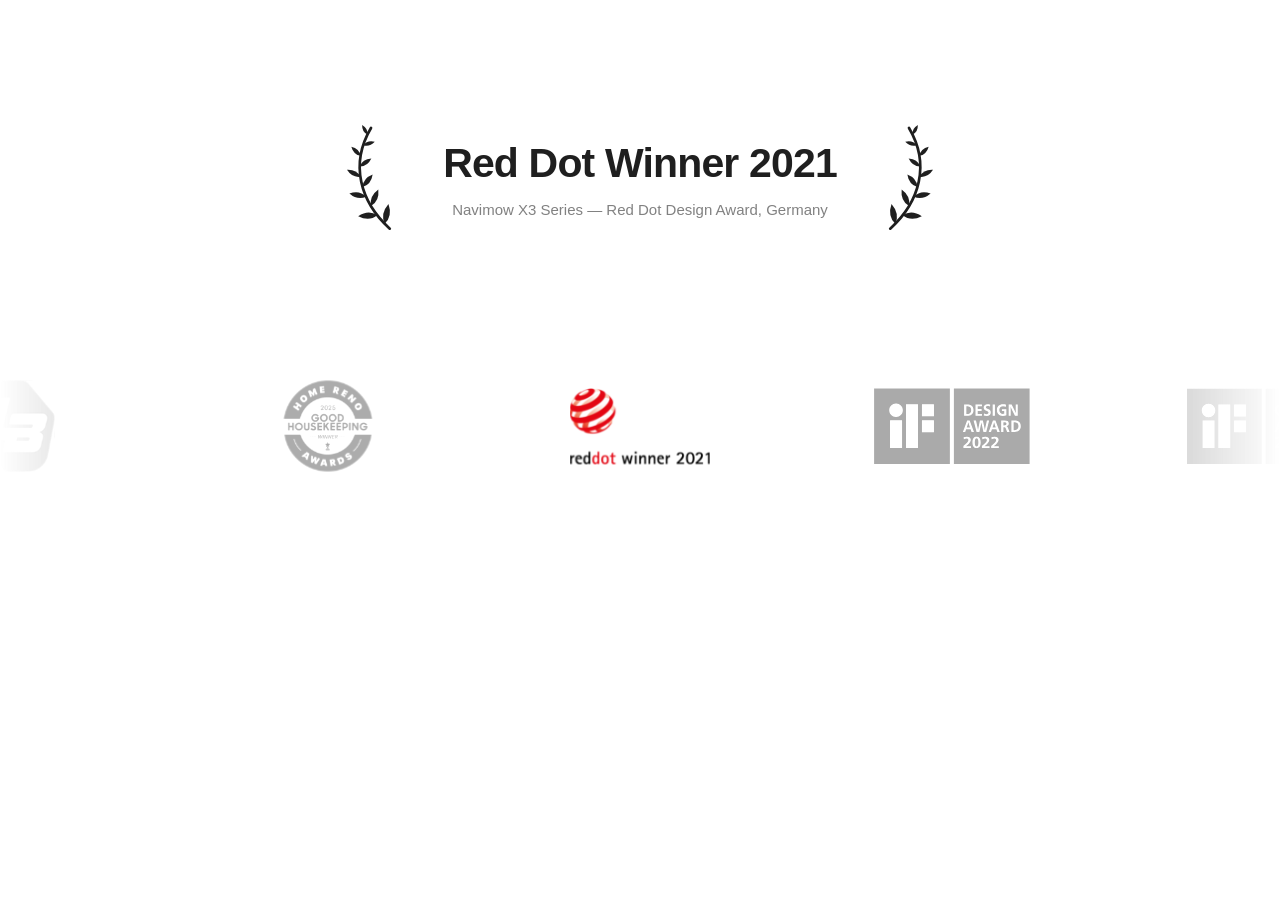
<file: components/trust-bar/trust-bar.html>
<!DOCTYPE html>
<html lang="en">
<head>
<meta charset="UTF-8">
<meta name="viewport" content="width=device-width, initial-scale=1.0">
<title>Navimow DS — TrustBar（奖项信任背书）</title>
<style>
/* ============================================================
   Navimow Design System — TrustBar / Awards & Recognition  v3
   白底 ｜ 无缝循环轮播 ｜ 点击卡片查看（无弹层、无放大）
   ============================================================ */
:root {
  --navi-orange: #FF5A00;
  --ease-out: cubic-bezier(0.22, 1, 0.36, 1);
}
* { margin: 0; padding: 0; box-sizing: border-box; }
body { background: #fff; }

.trustbar {
  --tb-bg: #FFFFFF;
  --tb-fg: #1F1F1F;
  --tb-muted: rgba(31,31,31,.56);
  --tb-logo-h: 96px;          /* 所有 logo 统一高度 */
  --tb-item-w: 280px;         /* 卡片宽 */
  --tb-autoplay: 4500;        /* 停留时长 ms —— 对齐 Hypershell */
  --tb-speed: 700;            /* 切换过渡 ms */
  --tb-gap: 32px;
  font-family: 'Inter', -apple-system, BlinkMacSystemFont, 'Segoe UI', sans-serif;
  background: var(--tb-bg);
  color: var(--tb-fg);
  padding: 104px 0 116px;
  overflow: hidden;
  position: relative;
}

/* ---------- 头部（文字随当前奖项变化，桂冠选配） ---------- */
.tb-head {
  display: flex;
  align-items: center;
  justify-content: center;
  gap: 36px;
  margin-bottom: 72px;
  padding: 0 24px;
  min-height: 150px;
}
.tb-head .tb-laurel {
  flex: none;
  width: 72px; height: 110px;
  opacity: 0;
  transform: scale(.85);
  transition: opacity .3s var(--ease-out), transform .3s var(--ease-out);
}
.tb-head .tb-laurel svg { width: 100%; height: 100%; }
.tb-head .tb-laurel.is-on { opacity: 1; transform: scale(1); }
.tb-head .tb-text {
  text-align: center;
  min-width: 0;
  transition: opacity .3s var(--ease-out), transform .3s var(--ease-out);
}
.tb-head .tb-text.is-switching { opacity: 0; transform: translateY(8px); }
/* 整体切换态：桂冠+文字同步消失/出现 */
.tb-head.is-switching .tb-laurel { opacity: 0; transform: scale(.85) translateY(8px); }
.tb-head.is-switching .tb-text { opacity: 0; transform: translateY(8px); }
.tb-head h2 {
  font-size: clamp(28px, 3.2vw, 44px);
  font-weight: 700;
  letter-spacing: -0.02em;
  line-height: 1.15;
  max-width: 680px;
  margin: 0 auto;
}
.tb-head p { margin-top: 14px; font-size: 15px; color: var(--tb-muted); }

/* ---------- 轮播视口 ---------- */
.tb-viewport {
  position: relative;
  overflow: hidden;
  /* 两端渐隐 */
  -webkit-mask-image: linear-gradient(90deg, transparent, #000 7%, #000 93%, transparent);
          mask-image: linear-gradient(90deg, transparent, #000 7%, #000 93%, transparent);
}
.tb-stage {
  display: flex;
  align-items: stretch;
  gap: var(--tb-gap);
  will-change: transform;
}
.tb-slide {
  position: relative;
  flex: 0 0 auto;
  width: var(--tb-item-w);
  display: flex;
  align-items: center;
  justify-content: center;
  height: 200px;
  border-radius: 20px;
  background: transparent;
  border: none;
  cursor: pointer;
  transition: opacity .45s var(--ease-out);
  opacity: .5;                              /* 非当前项压暗 */
  user-select: none;
}
.tb-slide.is-active {
  opacity: 1;
}
.tb-slide:hover { opacity: 1; }
.tb-slide img {
  height: var(--tb-logo-h);                 /* 统一高度 */
  width: auto;
  max-width: calc(var(--tb-item-w) - 56px);
  object-fit: contain;
  filter: grayscale(1) brightness(1.05) contrast(1.02);
  opacity: .82;
  transition: filter .35s var(--ease-out), opacity .35s var(--ease-out);
  pointer-events: none;                     /* 点击落到 slide 上 */
}
.tb-slide.is-active img, .tb-slide:hover img {
  filter: grayscale(0) brightness(1);
  opacity: 1;
}

/* ---------- 无障碍 ---------- */
@media (max-width: 768px) {
  .trustbar { --tb-logo-h: 64px; --tb-item-w: 200px; --tb-gap: 20px; padding: 64px 0 72px; }
  .tb-slide { height: 140px; }
  .tb-head { margin-bottom: 48px; }
}
@media (prefers-reduced-motion: reduce) {
  .tb-stage { transition: none !important; }
}
</style>
</head>
<body>

<section class="trustbar" aria-label="Awards and recognition">
  <div class="tb-head">
    <div class="tb-laurel" id="tb-laurel-l" aria-hidden="true">
      <svg viewBox="0 0 48 64" fill="none"><g stroke="#1F1F1F" stroke-width="1.8" stroke-linecap="round"><path d="M36 3 C20 14 13 32 17 61"/><g fill="#1F1F1F"><ellipse cx="0" cy="-6" rx="2.6" ry="6.5" transform="translate(30 10) rotate(-58)"/><ellipse cx="0" cy="-6" rx="2.6" ry="6.5" transform="translate(24 18) rotate(-40)"/><ellipse cx="0" cy="-6" rx="2.6" ry="6.5" transform="translate(20 27) rotate(-24)"/><ellipse cx="0" cy="-6" rx="2.6" ry="6.5" transform="translate(18 36) rotate(-9)"/><ellipse cx="0" cy="-6" rx="2.6" ry="6.5" transform="translate(18 45) rotate(6)"/><ellipse cx="0" cy="-6" rx="2.4" ry="6" transform="translate(20 54) rotate(18)"/></g></g></svg>
    </div>
    <div class="tb-text" id="tb-text">
      <h2 id="tb-title">Award-Winning Robot Mowers,<br>Recognized Worldwide</h2>
      <p id="tb-sub">Honored by 30+ leading media and design institutions across Europe &amp; North America.</p>
    </div>
    <div class="tb-laurel" id="tb-laurel-r" aria-hidden="true">
      <svg viewBox="0 0 48 64" fill="none" style="transform:scaleX(-1)"><g stroke="#1F1F1F" stroke-width="1.8" stroke-linecap="round"><path d="M36 3 C20 14 13 32 17 61"/><g fill="#1F1F1F"><ellipse cx="0" cy="-6" rx="2.6" ry="6.5" transform="translate(30 10) rotate(-58)"/><ellipse cx="0" cy="-6" rx="2.6" ry="6.5" transform="translate(24 18) rotate(-40)"/><ellipse cx="0" cy="-6" rx="2.6" ry="6.5" transform="translate(20 27) rotate(-24)"/><ellipse cx="0" cy="-6" rx="2.6" ry="6.5" transform="translate(18 36) rotate(-9)"/><ellipse cx="0" cy="-6" rx="2.6" ry="6.5" transform="translate(18 45) rotate(6)"/><ellipse cx="0" cy="-6" rx="2.4" ry="6" transform="translate(20 54) rotate(18)"/></g></g></svg>
    </div>
  </div>

  <div class="tb-viewport">
    <div class="tb-stage" id="tb-stage"></div>
  </div>
</section>

<script>
/* ------------------------------------------------------------
 * TrustBar 数据源
 * name: 奖项全称 ｜ org: 颁奖机构/媒体 ｜ src: assets 下文件
 * laurel: 选配——true 时头部文字两侧显示桂冠装饰
 * headline: 选配——轮播到该奖项时头部主标题（支持 <br> 换行）
 * subline: 选配——头部副文案；缺省时回退 DEFAULT_SUB
 * ---------------------------------------------------------- */
const DEFAULT_TITLE = "Award-Winning Robot Mowers,<br>Recognized Worldwide";
const DEFAULT_SUB = "Honored by 30+ leading media and design institutions across Europe &amp; North America.";

const NAVI_AWARDS = [
  { name: "Red Dot Winner 2021",        org: "Red Dot Design Award, Germany",   src: "reddot-winner-21.svg",
    laurel: true,  headline: "Red Dot Winner 2021",           subline: "Navimow X3 Series — Red Dot Design Award, Germany" },
  { name: "iF Design Award 2022",       org: "iF International Forum Design",   src: "if-22-design.svg",
    laurel: true,  headline: "iF Design Award 2022",          subline: "Navimow H Series — iF International Forum Design" },
  { name: "iF Gold Award 2022",         org: "iF International Forum Design",   src: "if-22-gold-award.svg",
    laurel: true,  headline: "iF Gold Award 2022",            subline: "Navimow H Series — Top 1% of 10,000+ entries worldwide" },
  { name: "Best of CES 2026",           org: "Android Authority",               src: "aa-best-of-ces-2026.svg",
    laurel: true,  headline: "Best of CES 2026",              subline: "Android Authority — Best of Innovation, Robotics Category" },
  { name: "Top Picks at CES 2026",      org: "Geekspin",                        src: "geekspin-toppicksatces-2026-1.svg",
    laurel: false, headline: "Top Picks at CES 2026",          subline: "Geekspin editors' standout picks" },
  { name: "Best of 2024",               org: "Forbes Vetted",                   src: "forbes-24-best-of.svg",
    laurel: false, headline: "Best of 2024",                  subline: "Forbes Vetted — best-in-category roundup" },
  { name: "Best Buy 2024",              org: "BBC Countryfile / Garden Reviews", src: "bbc-24-best-buy.svg",
    laurel: false, headline: "Best Buy 2024",                 subline: "Independent garden-tech reviews" },
  { name: "Tech Excellence",            org: "T3",                              src: "t3.svg" },
  { name: "Editors' Choice",            org: "CNET",                            src: "cnet.svg" },
  { name: "Featured Review",            org: "Engadget",                        src: "engadger.svg" },
  { name: "Featured Review",            org: "The Verge",                       src: "the-verge.svg" },
  { name: "Recommended",                org: "TechRadar",                       src: "tech-radar.svg" },
  { name: "Best Robot Mower",           org: "Tom's Guide",                     src: "toms-guide.svg" },
  { name: "Editors' Pick",              org: "Digital Trends",                  src: "digital-trends.svg" },
  { name: "Tool of the Year 2024",      org: "Bob Vila",                        src: "bobvila.svg" },
  { name: "Recommended",                org: "Reviewed",                        src: "reviewed.svg" },
  { name: "Picks Award 2026",           org: "TWICE",                           src: "twice-picks.svg" },
  { name: "Featured Review",            org: "Android Headlines",               src: "android-headlines.svg" },
  { name: "Recommended",                org: "Braindegeek",                     src: "braindegeek.svg" },
  { name: "Awards 2026",                org: "Gadgety",                         src: "gadgety-awards-2026.svg" },
  { name: "Recommended",                org: "Tech Advisor",                    src: "tech-advisor.svg" },
  { name: "Featured Review",            org: "TechPrincess",                    src: "techprincess.svg" },
  { name: "Best of Year",               org: "Notebookcheck",                   src: "notebook.svg" },
  { name: "Featured Review",            org: "Golem.de",                        src: "golem.svg" },
  { name: "Test Winner",                org: "Computer Bild",                   src: "computer-bild.svg" },
  { name: "Recommended",                org: "Clubicon",                        src: "clubic.svg" },
  { name: "Featured Review",            org: "Journal du Geek",                 src: "journal-du-geek.svg" },
  { name: "On a Aimé — On a Testé",     org: "Les Numériques community",        src: "on-a-aime-on-a-teste.svg" },
  { name: "Featured",                   org: "MAISON",                          src: "maison.svg" },
  { name: "Recommended",                org: "Stuff",                           src: "stuff.svg" },
  { name: "Featured Review",            org: "Chinahandys",                     src: "chinahandys.svg" },
  { name: "Smart Home Test",            org: "Smarthome Assistent",             src: "smarthome-assistent.svg" },
  { name: "WELL Standard",              org: "International WELL Building Institute", src: "well-standard-full.svg" },
  { name: "Featured",                   org: "L&B Home",                        src: "l-b-home.svg" },
  { name: "Good Housekeeping Awards",   org: "Home Reno",                       src: "home-reno.svg" },
];

/* ---------- 程序化生成桂冠枝（沿贝塞尔曲线布叶） ---------- */
function laurelSVG() {
  const P0 = [40, 78], P1 = [18, 58], P2 = [10, 30], P3 = [26, 3];
  const pt = t => {
    const u = 1 - t;
    return [
      u*u*u*P0[0] + 3*u*u*t*P1[0] + 3*u*t*t*P2[0] + t*t*t*P3[0],
      u*u*u*P0[1] + 3*u*u*t*P1[1] + 3*u*t*t*P2[1] + t*t*t*P3[1],
    ];
  };
  const tg = t => {          /* 切线角 */
    const u = 1 - t;
    const dx = 3*u*u*(P1[0]-P0[0]) + 6*u*t*(P2[0]-P1[0]) + 3*t*t*(P3[0]-P2[0]);
    const dy = 3*u*u*(P1[1]-P0[1]) + 6*u*t*(P2[1]-P1[1]) + 3*t*t*(P3[1]-P2[1]);
    return Math.atan2(dy, dx) * 180 / Math.PI;
  };
  const leafPath = (x, y, rot, len) => {
    /* 细长叶片：两条二次贝塞尔拼成柳叶形 */
    const w = len * 0.32;
    return `<path d="M0 0 Q ${w} ${-len*0.45} 0 ${-len} Q ${-w} ${-len*0.45} 0 0 Z" transform="translate(${x.toFixed(1)} ${y.toFixed(1)}) rotate(${rot.toFixed(1)})" fill="#1F1F1F"/>`;
  };
  let leaves = "";
  const N = 10;
  for (let i = 0; i < N; i++) {
    const t = 0.06 + i * (0.88 / (N - 1));
    const [x, y] = pt(t);
    const ang = tg(t);
    const side = i % 2 === 0 ? 1 : -1;             /* 左右交替 */
    const rot = ang + 90 + side * 55;              /* +90: 叶片本地坐标以"上"为基准 */
    const len = 15 - i * 0.75;                     /* 顶端叶片渐小 */
    leaves += leafPath(x, y, rot, len);
  }
  return `<svg viewBox="0 0 52 82" fill="none" xmlns="http://www.w3.org/2000/svg">
    <path d="M40 78 C18 58 10 30 26 3" stroke="#1F1F1F" stroke-width="2" stroke-linecap="round" fill="none"/>
    ${leaves}
  </svg>`;
}
document.getElementById("tb-laurel-l").innerHTML = laurelSVG();
document.getElementById("tb-laurel-r").innerHTML = laurelSVG().replace('<svg ', '<svg style="transform:scaleX(-1)" ');

/* ---------- 无缝循环渲染：整组前后各克隆 BUFFER 张 ---------- */
const BUFFER = 8;   /* 视口最多同时可见 ~5 张，8 张克隆足够兜底 */
const stage = document.getElementById("tb-stage");

function slideHTML(a, realIndex) {
  return `
  <div class="tb-slide" data-index="${realIndex}" role="button" tabindex="0" aria-label="${a.name} — ${a.org}">
    <img src="assets/${a.src}" alt="${a.name}" loading="lazy" draggable="false">
  </div>`;
}
const n = NAVI_AWARDS.length;
stage.innerHTML =
  NAVI_AWARDS.slice(n - BUFFER).map((a, i) => slideHTML(a, n - BUFFER + i)).join("") +
  NAVI_AWARDS.map((a, i) => slideHTML(a, i)).join("") +
  NAVI_AWARDS.slice(0, BUFFER).map((a, i) => slideHTML(a, i)).join("");

const slides = [...stage.querySelectorAll(".tb-slide")];

/* ---------- 无缝循环步进轮播（Hypershell 节奏） ---------- */
const AUTOPLAY_MS = parseInt(getComputedStyle(document.querySelector(".trustbar")).getPropertyValue("--tb-autoplay")) || 4500;
const SPEED_MS = 700;
let current = 0;          /* 真实索引 0..n-1 */
let pos = BUFFER;         /* 当前在克隆轨道中的位置 */
let animating = false;

function slideW() { return slides[0].offsetWidth + parseFloat(getComputedStyle(stage).gap); }

function xFor(p) {
  /* 让 slides[p] 居中 */
  return slides[p].offsetLeft - (stage.parentElement.offsetWidth - slides[p].offsetWidth) / 2;
}
function applyState() {
  slides.forEach((s, k) => {
    /* 只给真实索引等于 current 的卡加高亮（克隆卡按 data-index 对应） */
    s.classList.toggle("is-active", +s.dataset.index === current);
  });
  syncHead();
}
/* 头部文字 + 桂冠跟随当前奖项（淡出→换字→淡入） */
const titleEl = document.getElementById("tb-title");
const subEl = document.getElementById("tb-sub");
const laurelL = document.getElementById("tb-laurel-l");
const laurelR = document.getElementById("tb-laurel-r");
const headEl = document.querySelector(".tb-head");
let headTimer = null;

function syncHead() {
  const a = NAVI_AWARDS[current];
  clearTimeout(headTimer);
  /* 桂冠与文字作为整体同步消失（头部加 is-switching） */
  headEl.classList.add("is-switching");
  headTimer = setTimeout(() => {
    titleEl.innerHTML = a.headline || DEFAULT_TITLE;
    subEl.innerHTML = a.subline || DEFAULT_SUB;
    const showLaurel = !!a.laurel;
    laurelL.classList.toggle("is-on", showLaurel);
    laurelR.classList.toggle("is-on", showLaurel);
    /* 同步出现：移除头部整体切换态 */
    headEl.classList.remove("is-switching");
  }, 300);
}
function setX(x, withTransition) {
  stage.style.transition = withTransition ? `transform ${SPEED_MS}ms cubic-bezier(0.22, 1, 0.36, 1)` : "none";
  stage.style.transform = `translateX(${-x}px)`;
}
function goTo(realIndex, userAction = false, direction = 1) {
  if (animating) return;
  current = ((realIndex % n) + n) % n;
  /* 目标位置：往当前方向找最近的、data-index === current 的克隆卡 */
  let target = -1;
  if (direction >= 0) {
    for (let p = pos + 1; p <= pos + n; p++) { if (+slides[p].dataset.index === current) { target = p; break; } }
  } else {
    for (let p = pos - 1; p >= pos - n; p--) { if (+slides[p].dataset.index === current) { target = p; break; } }
  }
  animating = true;
  setX(xFor(target), true);
  pos = target;
  applyState();
  if (userAction) restartTimer();
  /* 越过缓冲区边缘后：瞬时跳回中间等位区间，保持无限循环 */
  setTimeout(() => {
    if (pos >= n + BUFFER || pos < BUFFER) {
      const center = BUFFER + current;   /* 中间整组里的对应位 */
      setX(xFor(center), false);
      pos = center;
      /* 强制回流后再恢复过渡，避免下一次切换瞬移 */
      void stage.offsetWidth;
    }
    animating = false;
  }, SPEED_MS + 30);
}
function restartTimer() {
  clearInterval(timer);
  timer = setInterval(() => goTo(current + 1, false, 1), AUTOPLAY_MS);
}
let timer = null;

/* 交互：点击左/右卡片 → 查看上一张/下一张（带方向） */
slides.forEach(s => s.addEventListener("click", () => {
  const idx = +s.dataset.index;
  const p = slides.indexOf(s);
  const dir = p > pos ? 1 : -1;           /* 点右边的卡 = 下一张，点左边 = 上一张 */
  goTo(idx, true, dir);
}));
document.querySelectorAll(".tb-slide").forEach(s =>
  s.addEventListener("keydown", e => { if (e.key === "Enter" || e.key === " ") { e.preventDefault(); s.click(); } }));

/* hover 暂停（Hypershell: pauseOnMouseEnter） */
const viewport = document.querySelector(".tb-viewport");
viewport.addEventListener("mouseenter", () => clearInterval(timer));
viewport.addEventListener("mouseleave", restartTimer);

/* 启动 */
window.addEventListener("resize", () => { setX(xFor(pos), false); });
applyState();
setX(xFor(BUFFER), false);
restartTimer();
</script>
</body>
</html>
</file>
<file: templates/action5pro/assets/css/main.css>
/* ============================================================
   Osmo Action 5 Pro 复刻 — H5 Pro 主题
   结构/版式按 DJI 原页实测（88px 章节标题、56px 卖点标题、
   ≈1900px/块的纵向节奏）· 颜色/字体/图片按 H5 Pro
   ============================================================ */
:root{
  --brand:#FF5A00;
  --bg-dark:#1F1F1F;
  --bg-black:#000000;
  --bg-footer:#161616;
  --white:#FFFFFF;
  --gray:#8C8C8C;
  --white-66:rgba(255,255,255,.66);
  --white-44:rgba(255,255,255,.44);
  --font:"Inter","MiSans Latin","Noto Sans SC",-apple-system,BlinkMacSystemFont,"PingFang SC","Microsoft YaHei",sans-serif;
  --content:1200px;
  --ease:cubic-bezier(.22,.61,.36,1);
}
*{margin:0;padding:0;box-sizing:border-box}
html{scroll-behavior:smooth}
body{font-family:var(--font);color:var(--white);background:var(--bg-black);-webkit-font-smoothing:antialiased;overflow-x:hidden;line-height:1.5}
img{display:block;max-width:100%}
a{text-decoration:none;color:inherit}
button{font-family:var(--font);cursor:pointer;background:none;border:none;color:inherit}
.wrap{max-width:var(--content);margin:0 auto;padding:0 24px}

/* ---------- 动效基元 ---------- */
.reveal{opacity:0;transform:translateY(36px);transition:opacity .9s var(--ease),transform .9s var(--ease)}
.reveal.in{opacity:1;transform:none}
.d1{transition-delay:.08s}.d2{transition-delay:.16s}.d3{transition-delay:.24s}.d4{transition-delay:.32s}

/* ---------- 通用 ---------- */
.btn{display:inline-flex;align-items:center;justify-content:center;gap:8px;padding:0 28px;height:48px;border-radius:999px;font-size:16px;font-weight:600;transition:transform .25s var(--ease),background .25s,opacity .25s}
.btn.sm{height:40px;padding:0 20px;font-size:14px}
.btn.primary{background:var(--brand);color:#fff}
.btn.primary:hover{opacity:.9;transform:translateY(-2px)}
.btn.dark{background:rgba(255,255,255,.08);color:#fff}
.btn.dark:hover{background:rgba(255,255,255,.16)}
.play-badge{position:absolute;right:16px;bottom:16px;width:44px;height:44px;border-radius:50%;background:rgba(0,0,0,.55);backdrop-filter:blur(6px);display:flex;align-items:center;justify-content:center;font-size:14px;color:#fff;pointer-events:none}
/* 四角倒角遮罩 */
.sc-chamfer{position:absolute;inset:0;pointer-events:none;
  background:
    linear-gradient(135deg, var(--bg-black) 22px, transparent 22.5px) top left,
    linear-gradient(-135deg, var(--bg-black) 22px, transparent 22.5px) top right,
    linear-gradient(45deg, var(--bg-black) 22px, transparent 22.5px) bottom left,
    linear-gradient(-45deg, var(--bg-black) 22px, transparent 22.5px) bottom right;
  background-repeat:no-repeat;background-size:24px 24px}

/* ---------- 全局导航 ---------- */
.global-nav{background:rgba(0,0,0,.85);backdrop-filter:blur(10px);position:relative;z-index:60}
.gn-inner{max-width:1200px;margin:0 auto;padding:0 24px;height:56px;display:flex;align-items:center;gap:36px}
.gn-logo{font-weight:700;letter-spacing:.08em;font-size:17px}
.gn-logo span{color:var(--brand)}
.gn-links{display:flex;gap:28px;font-size:14px;color:var(--white-66)}
.gn-links a:hover{color:#fff}
.gn-right{margin-left:auto;display:flex;gap:20px;align-items:center;font-size:14px;color:var(--white-66)}
.gn-store{color:#fff;font-weight:500}

/* ---------- 次级导航 ---------- */
.sub-nav{position:sticky;top:0;z-index:50;background:rgba(0,0,0,.72);backdrop-filter:blur(14px);border-bottom:1px solid rgba(255,255,255,.08);transition:box-shadow .3s}
.sub-nav.scrolled{box-shadow:0 2px 16px rgba(0,0,0,.5)}
.sn-inner{max-width:1200px;margin:0 auto;padding:0 24px;height:56px;display:flex;align-items:center;justify-content:space-between}
.sn-title{font-weight:600;font-size:16px}
.sn-tabs{display:flex;align-items:center;gap:26px;font-size:14px;color:var(--white-66)}
.sn-tabs a{padding:6px 0;position:relative}
.sn-tabs a:not(.sn-buy):hover{color:#fff}
.sn-tabs a.active:not(.sn-buy){color:#fff}
.sn-tabs a.active:not(.sn-buy)::after{content:"";position:absolute;left:0;right:0;bottom:-2px;height:2px;background:var(--brand);border-radius:2px}
.sn-buy{background:var(--brand);color:#fff !important;padding:8px 20px !important;border-radius:999px;font-weight:600}

/* ---------- Hero（DJI 实测：eyebrow 20px + slogan 24px + H1 40px） ---------- */
.hero{padding:110px 0 90px;text-align:center}
.hero-eyebrow{font-size:20px;font-weight:600;color:var(--white-66)}
.hero-img{margin:36px auto 0;max-width:680px;width:100%}
.hero-slogan{font-size:24px;font-weight:600;letter-spacing:.12em;margin-top:44px;color:var(--white-66)}
.hero-title{font-size:40px;font-weight:700;letter-spacing:-.01em;margin-top:8px}
.hero-cta{margin-top:36px;display:flex;gap:16px;justify-content:center}

/* ---------- 帧序列场景 ---------- */
.frame-scrub{position:relative}
.fs-pin{position:sticky;top:0;height:100vh;overflow:hidden;display:flex;align-items:center;justify-content:center;background:var(--bg-black)}
.fs-stage{position:relative;width:100vw;height:100vh}
.fs-frame{position:absolute;inset:0;width:100%;height:100%;object-fit:cover;opacity:0;transition:opacity .3s ease;pointer-events:none}
.fs-frame.current{opacity:1}
.fs-textline{position:absolute;left:0;right:0;top:62%;display:none;justify-content:center}
.fs-textline.show{display:flex}
.fs-textline p{font-size:22px;font-weight:500;color:#fff;letter-spacing:.02em;padding-bottom:10px;background:linear-gradient(#fff,#fff) left bottom/0% 1px no-repeat;transition:background-size .6s var(--ease)}
.fs-textline.show p{background-size:100% 1px}
.fs-hint{position:absolute;bottom:76px;left:50%;transform:translateX(-50%);font-size:13px;color:var(--white-44);pointer-events:none}
.fs-progress{position:absolute;bottom:48px;left:50%;transform:translateX(-50%);width:220px;height:2px;background:rgba(255,255,255,.18);border-radius:2px;overflow:hidden}
.fs-progress i{display:block;height:100%;width:0;background:var(--brand)}

/* ---------- 卖点倒角卡片 ---------- */
.spot-cards{padding:90px 0 30px}
.sc-rail{display:flex;gap:24px;overflow-x:auto;padding:8px max(24px, calc((100vw - 1200px)/2 + 24px)) 32px;scroll-snap-type:x mandatory;scrollbar-width:none;cursor:grab}
.sc-rail::-webkit-scrollbar{display:none}
.sc-card{position:relative;flex:none;width:360px;height:480px;scroll-snap-align:start;overflow:hidden;background:var(--bg-dark);display:flex;align-items:flex-end}
.sc-card img{position:absolute;inset:0;width:100%;height:100%;object-fit:cover;opacity:.85;transition:transform .6s var(--ease)}
.sc-card:hover img{transform:scale(1.05)}
.sc-card p{position:relative;z-index:1;width:100%;padding:20px 24px;font-size:18px;font-weight:600;color:#fff;background:linear-gradient(transparent, rgba(0,0,0,.72));margin:0}

/* ---------- 商城权益条 ---------- */
.store-bar{padding:40px 0}
.sb-inner{display:flex;align-items:center;gap:32px;background:var(--bg-dark);border-radius:16px;padding:28px 36px}
.sb-inner p{flex:1;font-size:15px;line-height:1.7;color:var(--white-66)}
.sb-link{color:#fff;font-size:15px;font-weight:600;white-space:nowrap}
.sb-link span{color:var(--brand);margin-left:4px}

/* ---------- 章节（DJI 实测：eyebrow 18px + 主标题 88px） ---------- */
.chapter{padding:150px 0 0}
.ch-banner{padding-bottom:90px}
.ch-eyebrow{font-size:18px;font-weight:600;color:var(--brand);margin-bottom:18px}
.ch-title{font-size:88px;font-weight:600;letter-spacing:-.02em;line-height:1.08}
.ch-title.solo{font-size:72px}

/* 纵向图文块（DJI 同款：文案在上 + 全宽媒体，块间 ≈1900px 节奏） */
.feature-block.vertical{margin-top:140px}
.feature-block.vertical:first-of-type{margin-top:0}
.fb-head{max-width:900px;margin-bottom:48px}
.fb-head h3{font-size:56px;font-weight:600;letter-spacing:-.02em}
.fb-head p{margin-top:20px;font-size:17px;line-height:1.75;color:var(--white-66);max-width:70ch}
.fb-media{position:relative;border-radius:0;overflow:hidden;background:var(--bg-dark)}
.fb-media.full{max-height:700px}
.fb-media.full img{width:100%;height:100%;max-height:700px;object-fit:cover;transition:transform .6s var(--ease)}
.fb-media.full:hover img{transform:scale(1.02)}
.fb-media.compare{display:grid;grid-template-columns:1fr 1fr;gap:8px}
.fb-media.compare figure{position:relative;margin:0}
.fb-media.compare figcaption{position:absolute;left:14px;top:14px;font-size:12px;background:rgba(0,0,0,.55);padding:4px 12px;border-radius:999px}
.fb-split{display:grid;grid-template-columns:1fr 1fr;gap:24px;margin-top:32px}
.fbs{background:var(--bg-dark);border-radius:16px;padding:28px}
.fbs p{font-size:15px;line-height:1.7;color:var(--white-66)}
.fbs-media{margin-top:20px;border-radius:10px;overflow:hidden}
.fbs-media img{width:100%;height:220px;object-fit:cover}

.data-cards{display:grid;grid-template-columns:repeat(3,1fr);gap:20px;margin-top:48px}
.dc{background:var(--bg-dark);border-radius:16px;padding:44px 32px;text-align:center}
.dc strong{font-size:56px;font-weight:700;letter-spacing:-.02em;color:var(--brand)}
.dc span{display:block;margin-top:10px;font-size:15px;color:var(--white-66)}

/* 更多影像亮点折叠 */
.more-highlights{margin-top:120px;border-top:1px solid rgba(255,255,255,.1);border-bottom:1px solid rgba(255,255,255,.1)}
.mh-toggle{width:100%;display:flex;align-items:center;justify-content:center;gap:12px;padding:32px 0;font-size:20px;font-weight:600;color:#fff}
.mh-toggle svg{transition:transform .4s var(--ease)}
.mh-toggle.open svg{transform:rotate(180deg)}
.mh-body{max-height:0;overflow:hidden;transition:max-height .6s var(--ease)}
.mh-body.open{max-height:600px}
.mh-grid{display:grid;grid-template-columns:repeat(4,1fr);gap:20px;padding:8px 0 44px}
.mh-item h4{font-size:18px}
.mh-item p{margin-top:8px;font-size:14px;color:var(--white-66);line-height:1.6}

/* ---------- 人物跟随双媒体切换 ---------- */
.track-media{position:relative}
.tm-panels{position:relative;aspect-ratio:16/8;overflow:hidden;border-radius:0}
.tm-panel{position:absolute;inset:0;opacity:0;transition:opacity .5s var(--ease)}
.tm-panel.on{opacity:1}
.tm-panel img{width:100%;height:100%;object-fit:cover}
.tm-tag{position:absolute;left:20px;top:20px;font-size:12px;background:rgba(0,0,0,.55);padding:4px 12px;border-radius:999px}
.tm-tabs{display:flex;gap:12px;margin-top:20px}
.tm-tabs button{background:rgba(255,255,255,.08);color:var(--white-66);padding:10px 24px;border-radius:999px;font-size:15px;font-weight:500;transition:all .3s var(--ease)}
.tm-tabs button.on{background:var(--brand);color:#fff}

/* ---------- 续航 ---------- */
.battery{display:grid;grid-template-columns:1.1fr .9fr;gap:80px;align-items:center;margin-top:160px}
.bat-text h3{font-size:56px;font-weight:600;letter-spacing:-.02em}
.bat-text p{margin-top:20px;font-size:17px;line-height:1.75;color:var(--white-66)}
.bat-cards{display:grid;gap:20px}
.bat-cards .dc{text-align:left}

/* ---------- 增稳纵向堆叠（DJI 同款，非 Tab） ---------- */
.stab-stack{margin-top:160px;display:grid;gap:140px;padding-bottom:20px}
.stb h4{font-size:28px;font-weight:600}
.stb-media{position:relative;margin-top:32px;overflow:hidden;max-height:640px}
.stb-media img{width:100%;max-height:640px;object-fit:cover}
.stb-cols{display:grid;grid-template-columns:1fr 1fr;gap:40px;margin-top:36px}
.stb-cols h5{font-size:20px;font-weight:600}
.stb-cols p{margin-top:10px;font-size:15px;line-height:1.7;color:var(--white-66)}
.stb-single{margin-top:28px;font-size:16px;line-height:1.75;color:var(--white-66);max-width:70ch}

/* ---------- 场景章节（DJI 同款：2×2 大卡网格 + 点击展开详情） ---------- */
.scene-grid{display:grid;grid-template-columns:1fr 1fr;gap:24px}
.sg-card{position:relative;height:440px;overflow:hidden;border-radius:0;display:block;padding:0;text-align:left}
.sg-card img{position:absolute;inset:0;width:100%;height:100%;object-fit:cover;opacity:.85;transition:transform .6s var(--ease)}
.sg-card:hover img{transform:scale(1.05)}
.sg-label{position:absolute;left:28px;bottom:24px;font-size:26px;font-weight:600;color:#fff;z-index:1}
.scene-details{margin-top:64px;min-height:520px}
.sd-panel{display:none}
.sd-panel.on{display:block;animation:fadeIn .5s var(--ease)}
.sd-media{position:relative;overflow:hidden;max-height:560px}
.sd-media img{width:100%;max-height:560px;object-fit:cover}
.sd-cols{display:grid;grid-template-columns:1fr 1fr;gap:40px;margin-top:36px}
.sd-cols h4{font-size:24px;font-weight:600}
.sd-cols p{margin-top:10px;font-size:15px;line-height:1.7;color:var(--white-66)}

/* ---------- 功能 Tab 区 ---------- */
.feat-tabs{display:grid;grid-template-columns:1fr 1fr;gap:64px;align-items:center;margin-top:120px}
.ft-tabs{display:flex;flex-wrap:wrap;gap:10px}
.ft-tabs button{background:rgba(255,255,255,.08);color:var(--white-66);padding:9px 18px;border-radius:999px;font-size:14px;transition:all .3s var(--ease)}
.ft-tabs button.on{background:var(--brand);color:#fff}
.ft-panels{margin-top:26px;min-height:110px}
.ft-panels p{display:none;font-size:16px;line-height:1.75;color:var(--white-66)}
.ft-panels p.on{display:block;animation:fadeIn .4s var(--ease)}
.ft-media{border-radius:0;overflow:hidden}
.ft-media img{width:100%;max-height:520px;object-fit:cover}

/* ---------- 配件 ---------- */
.accessories{padding-bottom:40px}
.acc-rail{display:flex;gap:24px;overflow-x:auto;scroll-snap-type:x mandatory;padding:8px max(24px, calc((100vw - 1200px)/2 + 24px)) 32px;scrollbar-width:none}
.acc-rail::-webkit-scrollbar{display:none}
.acc-card{flex:none;width:300px;scroll-snap-align:start;background:var(--bg-dark);border-radius:16px;padding:22px;display:flex;flex-direction:column}
.acc-card img{height:180px;width:100%;object-fit:cover;border-radius:10px;background:#2a2a2a}
.acc-card h5{font-size:18px;margin-top:16px}
.acc-card p{margin-top:8px;font-size:13px;color:var(--white-66);flex:1}
.acc-btns{display:flex;gap:10px;margin-top:18px}
.acc-note{padding-bottom:40px;color:var(--white-44);font-size:13px}

/* ---------- 3D/AR ---------- */
.preview3d{padding:130px 0;background:var(--bg-dark)}
.preview3d > .wrap > h3{font-size:48px;font-weight:600}
.p3-tabs{display:flex;gap:24px;margin-top:26px;font-size:18px;color:var(--white-44)}
.p3-tabs span{cursor:pointer;padding-bottom:8px;position:relative}
.p3-tabs span.on{color:#fff}
.p3-tabs span.on::after{content:"";position:absolute;left:0;right:0;bottom:0;height:2px;background:var(--brand)}
.p3-panel{display:none}
.p3-panel.on{display:block;animation:fadeIn .4s var(--ease)}
.p3-stage{position:relative;margin-top:36px;height:480px;border-radius:16px;overflow:hidden;background:#2a2a2a;display:flex;align-items:center;justify-content:center}
.p3-stage img{max-height:100%;object-fit:contain}
#dragStage img{cursor:grab}
#dragStage img:active{cursor:grabbing}
.drag-hint{position:absolute;bottom:16px;font-size:13px;color:var(--white-44)}
.qr-mock{width:180px;height:180px;background:#fff;color:#000;display:flex;align-items:center;justify-content:center;font-weight:700;font-size:24px}
.preview3d h4{margin-top:28px;font-size:24px;font-weight:600}
.p3-note{margin-top:8px;font-size:14px;color:var(--white-66)}

/* ---------- 对比 ---------- */
.cmp-grid{display:grid;grid-template-columns:repeat(3,1fr);gap:24px;margin-top:8px}
.cmp-col{background:var(--bg-dark);border-radius:16px;padding:36px 30px;text-align:center}
.cmp-col.highlight{border:1px solid var(--brand)}
.cmp-col img{height:150px;object-fit:contain;margin:0 auto}
.cmp-col img.dim{opacity:.45}
.cmp-col h3{font-size:22px;margin-top:16px}
.cmp-col ul{list-style:none;margin-top:22px;display:grid;gap:10px;font-size:14px;color:var(--white-66);text-align:left}
.cmp-col li::before{content:"·";color:var(--brand);margin-right:8px;font-weight:700}
.cmp-col .btn{margin-top:26px}

/* ---------- 权益 ---------- */
.benefits{padding:130px 0}
.ben-grid{display:grid;grid-template-columns:repeat(4,1fr);gap:24px}
.ben{background:var(--bg-dark);border-radius:16px;padding:30px}
.ben h4{font-size:18px}
.ben p{margin-top:12px;font-size:14px;color:var(--white-66);line-height:1.6}
.ben a{display:inline-block;margin-top:16px;color:var(--brand);font-size:14px;cursor:pointer}

/* ---------- 结尾回顾 ---------- */
.recap{padding:140px 0;background:linear-gradient(180deg, var(--bg-black) 0%, #150a04 100%);text-align:center}
.recap-eyebrow{font-size:18px;color:var(--white-66)}
.recap-title{font-size:88px;font-weight:600;letter-spacing:-.02em;margin-top:14px}
.recap-list{list-style:none;margin-top:44px;display:flex;justify-content:center;gap:40px;flex-wrap:wrap}
.recap-list li{font-size:16px;color:var(--white-66);position:relative;padding-left:16px}
.recap-list li::before{content:"";position:absolute;left:0;top:9px;width:5px;height:5px;border-radius:50%;background:var(--brand)}
.recap-cta{margin-top:48px;display:flex;gap:16px;justify-content:center}

/* ---------- 页脚 ---------- */
.footer{background:var(--bg-footer);padding:72px 0 32px;border-top:1px solid rgba(255,255,255,.06)}
.subscribe h3{font-size:28px}
.subscribe p{margin-top:10px;color:var(--white-66);font-size:15px}
.sub-form{margin-top:24px;display:flex;gap:12px;max-width:480px}
.sub-form input{flex:1;height:48px;border-radius:999px;border:1px solid rgba(255,255,255,.18);background:rgba(255,255,255,.06);color:#fff;padding:0 20px;font-size:15px;font-family:var(--font)}
.sub-form input::placeholder{color:var(--white-44)}
.sub-form input:focus{outline:none;border-color:var(--brand)}
.foot-links{display:grid;grid-template-columns:repeat(4,1fr);gap:32px;margin-top:64px;padding-top:48px;border-top:1px solid rgba(255,255,255,.08)}
.foot-links dt{font-size:15px;font-weight:600}
.foot-links dd{margin-top:12px}
.foot-links dd a{color:var(--white-66);font-size:14px;cursor:pointer}
.foot-links dd a:hover{color:#fff}
.foot-legal{margin-top:56px;padding-top:24px;border-top:1px solid rgba(255,255,255,.06);display:flex;justify-content:space-between;gap:16px;color:var(--white-44);font-size:12px;flex-wrap:wrap}

@keyframes fadeIn{from{opacity:0;transform:translateY(16px)}to{opacity:1;transform:none}}

/* ---------- 响应式 ---------- */
@media (max-width:768px){
  .gn-links,.gn-right .gn-region{display:none}
  .sn-tabs a:not(.sn-buy){display:none}
  .sn-title{font-size:14px}
  .hero{padding:72px 0 56px}
  .hero-title{font-size:32px}
  .hero-img{max-width:86vw}
  .ch-title{font-size:44px}
  .ch-title.solo{font-size:36px}
  .chapter{padding:96px 0 0}
  .ch-banner{padding-bottom:56px}
  .feature-block.vertical{margin-top:88px}
  .fb-head h3,.bat-text h3{font-size:32px}
  .fb-head p,.bat-text p{font-size:15px}
  .data-cards{grid-template-columns:1fr;gap:14px}
  .dc strong{font-size:40px}
  .dc{padding:32px 24px}
  .frame-scrub{height:auto !important}
  .fs-pin{position:static;height:auto;display:block}
  .fs-stage{width:100%;height:64vw;min-height:280px}
  .fs-textline{top:56%}
  .fs-textline p{font-size:15px}
  .sc-card{width:74vw;height:420px}
  .sb-inner{flex-direction:column;align-items:flex-start;gap:16px}
  .fb-split,.stb-cols,.sd-cols{grid-template-columns:1fr;gap:20px}
  .battery{grid-template-columns:1fr;gap:36px;margin-top:96px}
  .stab-stack{margin-top:96px;gap:80px}
  .scene-grid{grid-template-columns:1fr}
  .sg-card{height:56vw}
  .feat-tabs{grid-template-columns:1fr;gap:32px;margin-top:72px}
  .feat-tabs .ft-media{order:-1}
  .mh-grid{grid-template-columns:1fr 1fr}
  .cmp-grid{grid-template-columns:1fr}
  .ben-grid{grid-template-columns:1fr 1fr}
  .preview3d{padding:80px 0}
  .p3-stage{height:300px}
  .recap-title{font-size:48px}
  .recap-list{flex-direction:column;gap:14px;align-items:center}
  .foot-links{grid-template-columns:1fr 1fr}
  .sub-form{flex-direction:column}
  .sub-form .btn{width:100%}
}
@media (max-width:456px){
  .hero-title{font-size:28px}
  .ch-title{font-size:34px}
  .ben-grid{grid-template-columns:1fr}
  .cmp-col .btn{width:100%}
}
</file>
